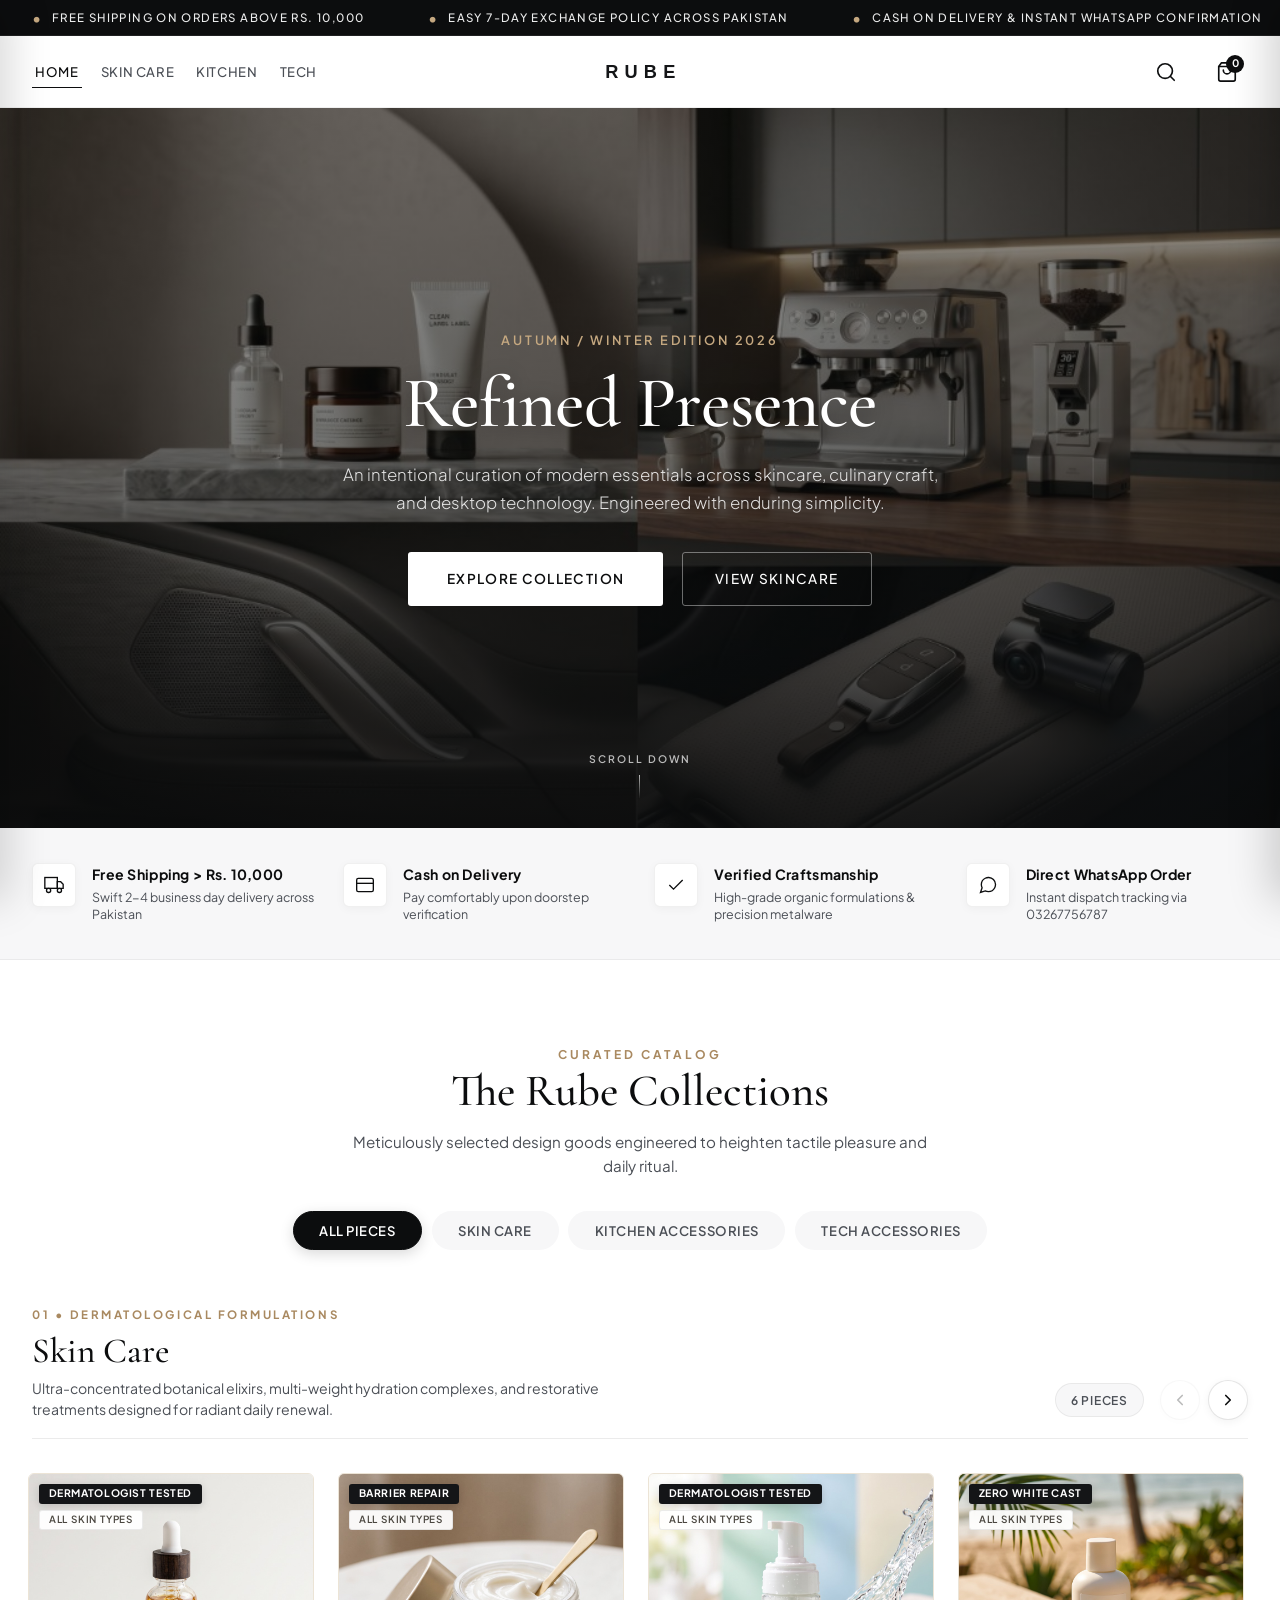
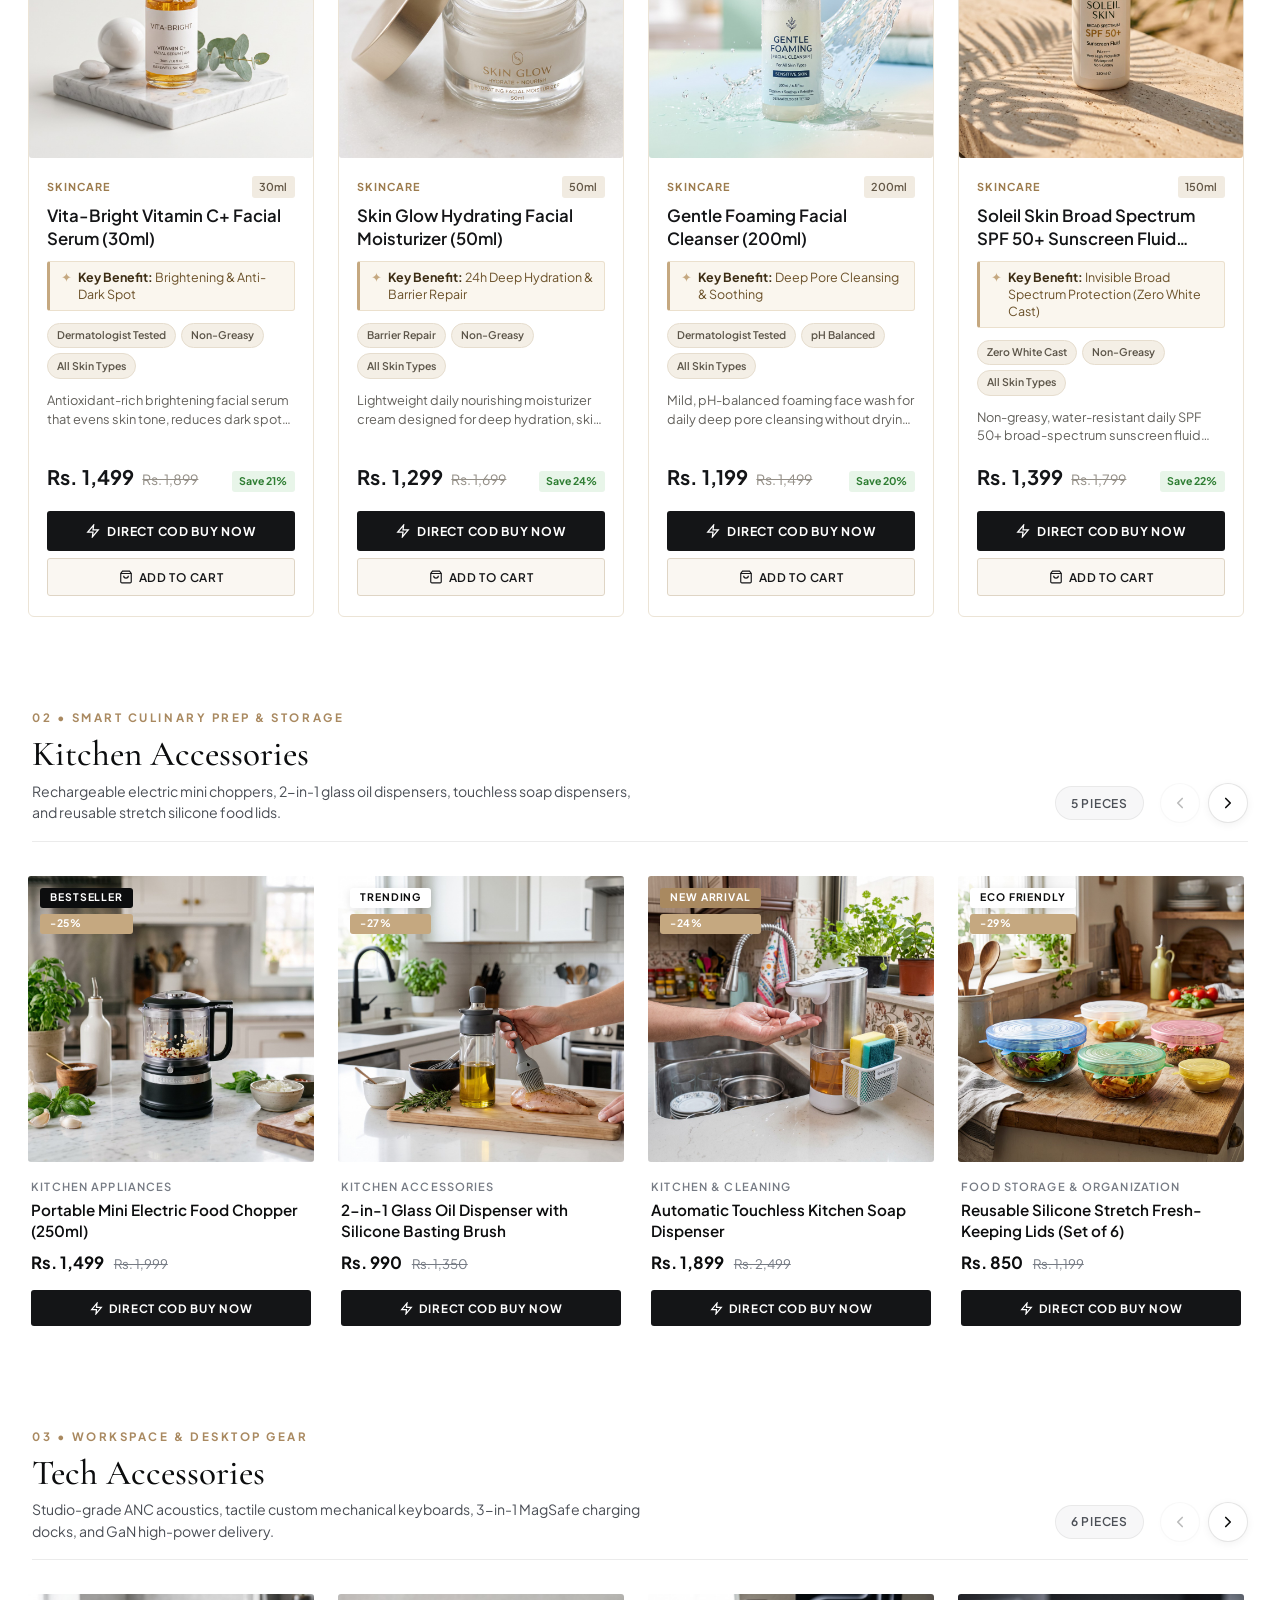
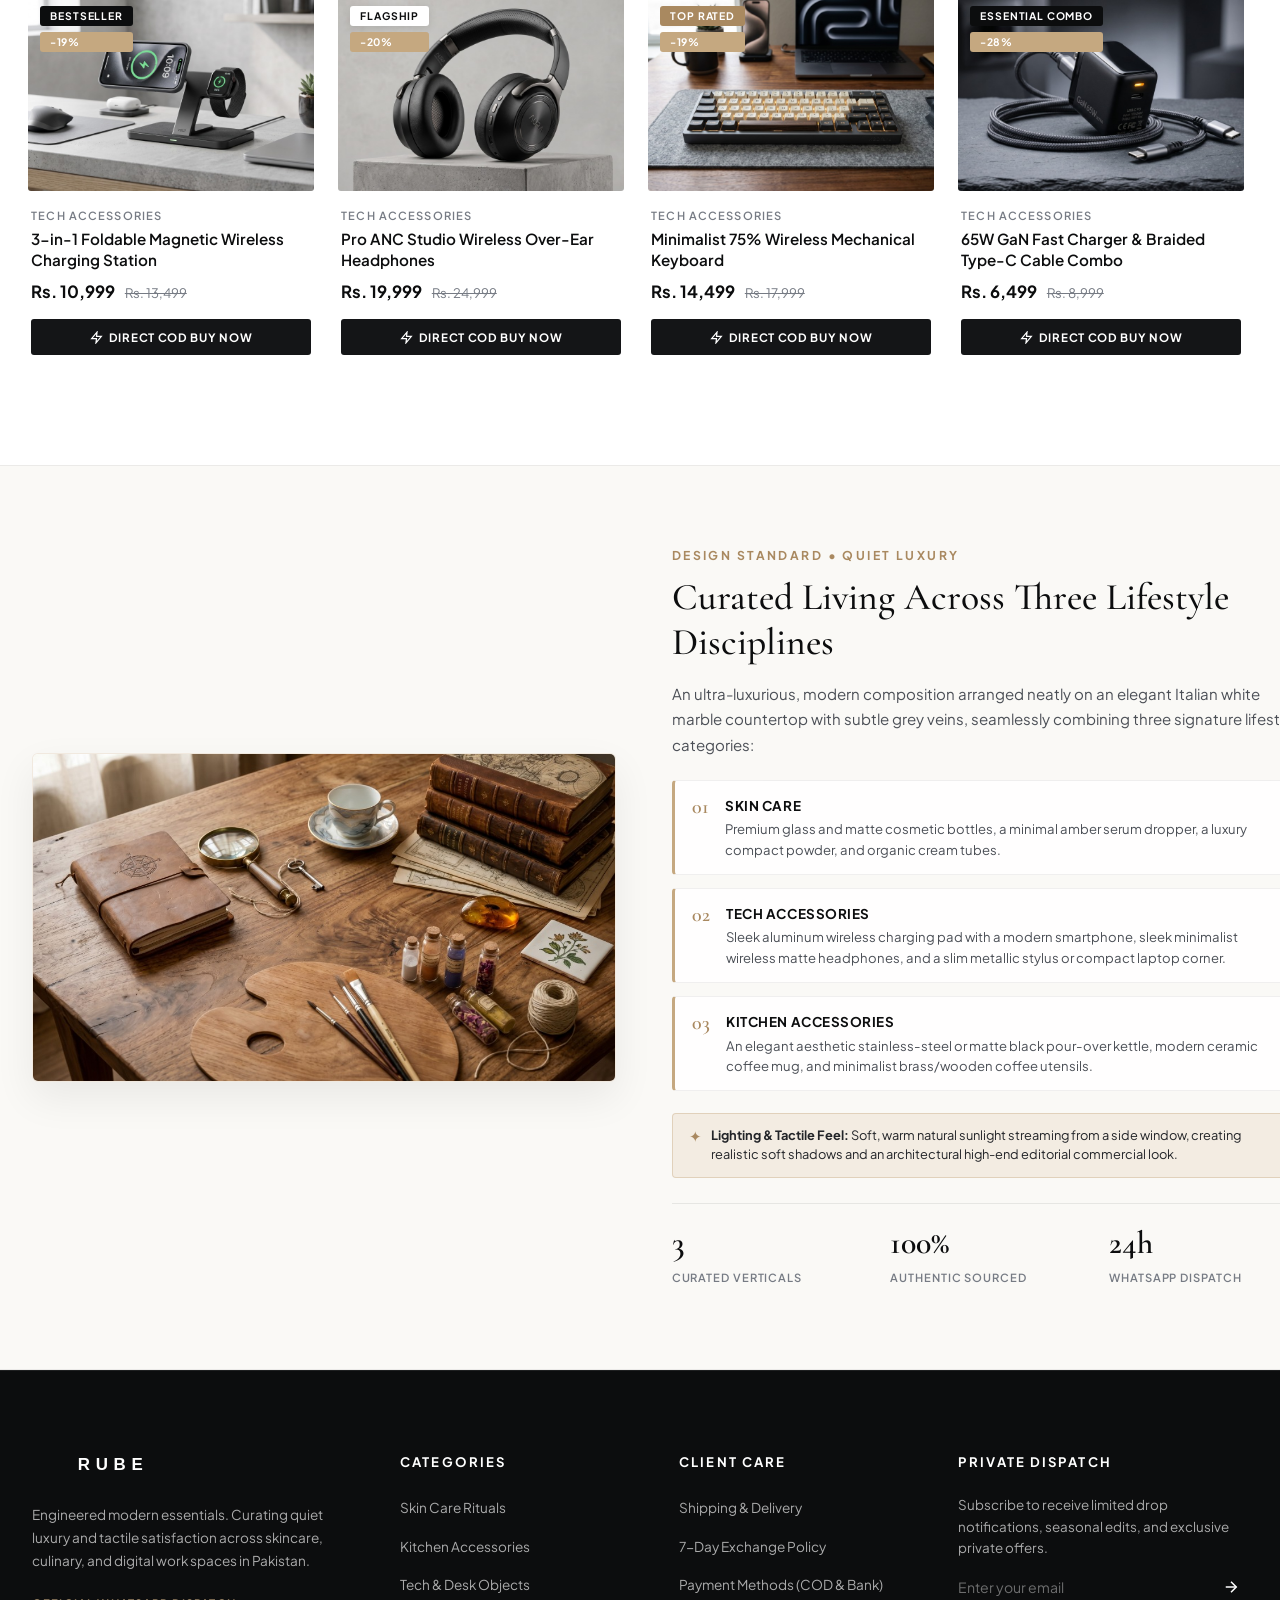
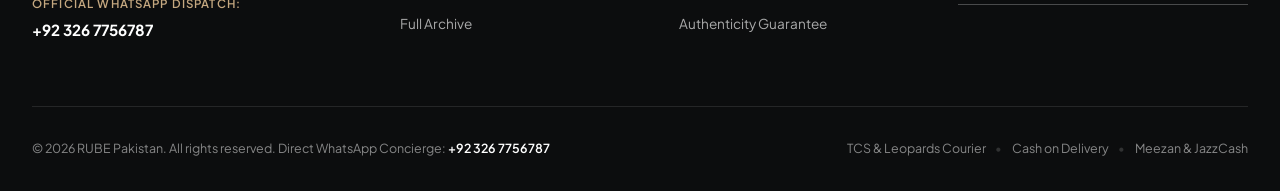
<file: index.html>
<!DOCTYPE html>
<html lang="en">
<head>
  <meta charset="UTF-8">
  <meta name="viewport" content="width=device-width, initial-scale=1.0">
  <meta http-equiv="X-UA-Compatible" content="ie=edge">
  <title>RUBE — Curated Modern Lifestyle Essentials | Pakistan</title>
  <meta name="description" content="Shop luxury curated essentials in Skin Care, Kitchen Accessories, and Tech Accessories at RUBE Pakistan. Cash on Delivery & Free shipping on orders above Rs. 10,000.">
  <meta name="keywords" content="Rube, Rube Pakistan, dnstore clone, luxury skincare, tech accessories, kitchen accessories, online shopping Pakistan, Cash on Delivery">
  
  <!-- OpenGraph / Social Meta -->
  <meta property="og:type" content="website">
  <meta property="og:title" content="RUBE — Curated Modern Lifestyle Essentials">
  <meta property="og:description" content="Refined presence for contemporary living. Discover Skin Care, Kitchen, and Tech Accessories with fast nationwide shipping across Pakistan.">
  <meta property="og:site_name" content="RUBE">
  
  <!-- Favicon SVG & PNG Assets -->
  <link rel="icon" type="image/svg+xml" href="images/favicon.svg">
  <link rel="alternate icon" type="image/png" href="images/favicon.png">
  <link rel="apple-touch-icon" href="images/favicon.png">

  <!-- Google Fonts: Cormorant Garamond (Editorial luxury serif) & Plus Jakarta Sans / Inter -->
  <link rel="preconnect" href="https://fonts.googleapis.com">
  <link rel="preconnect" href="https://fonts.gstatic.com" crossorigin>
  <link href="https://fonts.googleapis.com/css2?family=Cormorant+Garamond:ital,wght@0,400;0,500;0,600;0,700;1,400;1,600&family=Plus+Jakarta+Sans:wght@300;400;500;600;700&display=swap" rel="stylesheet">
  
  <!-- Main Stylesheet -->
  <link rel="stylesheet" href="style.css">
</head>
<body>

  <!-- Top Notice Ticker Bar -->
  <div class="announcement-bar" id="announcementBar">
    <div class="ticker-wrapper">
      <div class="ticker-track">
        <span class="ticker-item"><span class="ticker-dot">•</span> FREE SHIPPING ON ORDERS ABOVE RS. 10,000</span>
        <span class="ticker-item"><span class="ticker-dot">•</span> EASY 7-DAY EXCHANGE POLICY ACROSS PAKISTAN</span>
        <span class="ticker-item"><span class="ticker-dot">•</span> CASH ON DELIVERY & INSTANT WHATSAPP CONFIRMATION</span>
        <span class="ticker-item"><span class="ticker-dot">•</span> 100% AUTHENTIC QUALITY GUARANTEE</span>
        <!-- Duplicated for seamless loop -->
        <span class="ticker-item"><span class="ticker-dot">•</span> FREE SHIPPING ON ORDERS ABOVE RS. 10,000</span>
        <span class="ticker-item"><span class="ticker-dot">•</span> EASY 7-DAY EXCHANGE POLICY ACROSS PAKISTAN</span>
        <span class="ticker-item"><span class="ticker-dot">•</span> CASH ON DELIVERY & INSTANT WHATSAPP CONFIRMATION</span>
        <span class="ticker-item"><span class="ticker-dot">•</span> 100% AUTHENTIC QUALITY GUARANTEE</span>
      </div>
    </div>
  </div>

  <!-- Sticky Header -->
  <header class="site-header" id="siteHeader">
    <div class="header-container">
      
      <!-- Desktop Left Navigation -->
      <nav class="desktop-nav" aria-label="Main Navigation">
        <ul class="nav-links">
          <li><a href="#hero" class="nav-link active">Home</a></li>
          <li><a href="#collection" data-category="skin-care" class="nav-link category-link">Skin Care</a></li>
          <li><a href="#collection" data-category="kitchen-accessories" class="nav-link category-link">Kitchen</a></li>
          <li><a href="#collection" data-category="tech-accessories" class="nav-link category-link">Tech</a></li>
        </ul>
      </nav>

      <!-- Mobile Left Hamburger (Minimal 2-line) -->
      <button class="mobile-menu-btn" id="mobileMenuBtn" aria-label="Open Navigation Menu" aria-expanded="false" aria-controls="mobileDrawer">
        <span class="bar bar-1"></span>
        <span class="bar bar-2"></span>
      </button>

      <!-- Brand Logo Centered -->
      <div class="brand-logo-container">
        <a href="#hero" class="brand-logo" aria-label="RUBE Home">
          <picture>
            <source srcset="images/logo.svg" type="image/svg+xml">
            <img src="images/logo.png" alt="RUBE" class="brand-logo-img" width="160" height="32" loading="eager">
          </picture>
        </a>
      </div>

      <!-- Right Header Actions (Search & Cart Bag ONLY - NO Sign-up/Login) -->
      <div class="header-actions">
        <button class="header-action-btn search-toggle-btn" id="searchToggleBtn" aria-label="Search Catalog" title="Search">
          <svg class="header-icon" viewBox="0 0 24 24" fill="none" stroke="currentColor" stroke-width="1.8" stroke-linecap="round" stroke-linejoin="round">
            <circle cx="11" cy="11" r="8"></circle>
            <line x1="21" y1="21" x2="16.65" y2="16.65"></line>
          </svg>
        </button>

        <button class="header-action-btn cart-toggle-btn" id="cartToggleBtn" aria-label="Open Shopping Bag" title="Shopping Bag">
          <svg class="header-icon" viewBox="0 0 24 24" fill="none" stroke="currentColor" stroke-width="1.8" stroke-linecap="round" stroke-linejoin="round">
            <path d="M6 2L3 6v14a2 2 0 0 0 2 2h14a2 2 0 0 0 2-2V6l-3-4z"></path>
            <line x1="3" y1="6" x2="21" y2="6"></line>
            <path d="M16 10a4 4 0 0 1-8 0"></path>
          </svg>
          <span class="cart-badge" id="cartBadgeCount">0</span>
        </button>
      </div>

    </div>
  </header>

  <!-- Mobile Slide-In Navigation Drawer (From Left) -->
  <div class="mobile-drawer-backdrop" id="mobileDrawerBackdrop"></div>
  <aside class="mobile-drawer" id="mobileDrawer" aria-hidden="true">
    <div class="mobile-drawer-header">
      <a href="#hero" class="mobile-drawer-brand" aria-label="RUBE Home">
        <picture>
          <source srcset="images/logo.svg" type="image/svg+xml">
          <img src="images/logo.png" alt="RUBE" class="mobile-drawer-logo-img" width="120" height="24">
        </picture>
      </a>
      <button class="mobile-drawer-close" id="mobileDrawerClose" aria-label="Close Navigation">
        <svg viewBox="0 0 24 24" fill="none" stroke="currentColor" stroke-width="1.8" stroke-linecap="round" stroke-linejoin="round">
          <line x1="18" y1="6" x2="6" y2="18"></line>
          <line x1="6" y1="6" x2="18" y2="18"></line>
        </svg>
      </button>
    </div>

    <div class="mobile-drawer-body">
      <nav class="mobile-nav-list" aria-label="Mobile Directory">
        <a href="#hero" class="mobile-nav-link" data-close-drawer>Home</a>
        <a href="#collection" data-category="skin-care" class="mobile-nav-link" data-close-drawer>Skin Care</a>
        <a href="#collection" data-category="kitchen-accessories" class="mobile-nav-link" data-close-drawer>Kitchen Accessories</a>
        <a href="#collection" data-category="tech-accessories" class="mobile-nav-link" data-close-drawer>Tech Accessories</a>
      </nav>

      <div class="mobile-drawer-divider"></div>

      <div class="mobile-drawer-perks">
        <div class="perk-item">
          <svg viewBox="0 0 24 24" fill="none" stroke="currentColor" stroke-width="1.6"><rect x="1" y="3" width="15" height="13"></rect><polygon points="16 8 20 8 23 11 23 16 16 16 16 8"></polygon><circle cx="5.5" cy="18.5" r="2.5"></circle><circle cx="18.5" cy="18.5" r="2.5"></circle></svg>
          <span>Free delivery on orders over Rs. 10,000</span>
        </div>
        <div class="perk-item">
          <svg viewBox="0 0 24 24" fill="none" stroke="currentColor" stroke-width="1.6"><path d="M21 10c0 7-9 13-9 13s-9-6-9-13a9 9 0 0 1 18 0z"></path><circle cx="12" cy="10" r="3"></circle></svg>
          <span>Fast nationwide delivery across Pakistan</span>
        </div>
        <div class="perk-item">
          <svg viewBox="0 0 24 24" fill="none" stroke="currentColor" stroke-width="1.6"><rect x="2" y="4" width="20" height="16" rx="2"></rect><line x1="2" y1="10" x2="22" y2="10"></line></svg>
          <span>Cash on Delivery & Direct Bank / JazzCash</span>
        </div>
      </div>

      <div class="mobile-drawer-contact">
        <p class="drawer-support-label">Customer Assistance</p>
        <a href="https://wa.me/923267756787" target="_blank" rel="noopener noreferrer" class="drawer-whatsapp-btn">
          <svg viewBox="0 0 24 24" fill="currentColor">
            <path d="M12.04 2c-5.46 0-9.91 4.45-9.91 9.91 0 1.75.46 3.45 1.32 4.95L2.05 22l5.25-1.38c1.45.79 3.08 1.21 4.74 1.21 5.46 0 9.91-4.45 9.91-9.91 0-2.65-1.03-5.14-2.9-7.01A9.816 9.816 0 0 0 12.04 2m.01 1.67c2.2 0 4.26.86 5.82 2.42a8.225 8.225 0 0 1 2.41 5.83c0 4.54-3.7 8.24-8.24 8.24-1.42 0-2.82-.37-4.06-1.08l-.29-.17-3.12.82.83-3.04-.19-.3a8.132 8.132 0 0 1-1.26-4.46c0-4.54 3.7-8.24 8.24-8.24m4.52 11.66c-.19-.1-.1.14-.38-.28-.31-.47-1.78-.88-2.06-.98-.28-.1-.48-.14-.68.16-.2.29-.78.98-.95 1.18-.17.2-.35.22-.64.08-.29-.14-1.23-.45-2.35-1.45-.87-.77-1.46-1.73-1.63-2.02-.17-.29-.02-.45.13-.59.13-.13.29-.34.43-.51.14-.17.19-.29.29-.48.1-.19.05-.36-.02-.51-.08-.14-.68-1.64-.93-2.25-.24-.59-.49-.51-.68-.52h-.58c-.2 0-.52.07-.79.37-.28.29-1.05 1.03-1.05 2.51s1.08 2.92 1.23 3.12c.15.2 2.12 3.24 5.14 4.54.72.31 1.28.5 1.72.64.72.23 1.38.2 1.9.12.58-.09 1.78-.73 2.03-1.43.25-.7.25-1.31.18-1.43-.07-.12-.27-.19-.46-.29z"/>
          </svg>
          Chat with Us on WhatsApp
        </a>
      </div>
    </div>
  </aside>

  <!-- Search Modal Overlay -->
  <div class="search-modal" id="searchModal" aria-hidden="true">
    <div class="search-modal-backdrop" id="searchBackdrop"></div>
    <div class="search-modal-container">
      <div class="search-modal-header">
        <div class="search-input-wrapper">
          <svg class="search-modal-icon" viewBox="0 0 24 24" fill="none" stroke="currentColor" stroke-width="2">
            <circle cx="11" cy="11" r="8"></circle>
            <line x1="21" y1="21" x2="16.65" y2="16.65"></line>
          </svg>
          <input type="text" id="searchInput" placeholder="Search skincare, kitchen or tech essentials..." autocomplete="off">
          <button class="search-clear-btn" id="searchClearBtn" aria-label="Clear Search">&times;</button>
        </div>
        <button class="search-close-btn" id="searchCloseBtn" aria-label="Close Search">Esc</button>
      </div>

      <div class="search-suggestions" id="searchSuggestions">
        <span class="suggestions-label">Popular Searches:</span>
        <button class="suggestion-chip" data-search="vitamin c">Vitamin C</button>
        <button class="suggestion-chip" data-search="sunscreen">Sunscreen</button>
        <button class="suggestion-chip" data-search="charging station">Charging Station</button>
        <button class="suggestion-chip" data-search="headphones">ANC Headphones</button>
        <button class="suggestion-chip" data-search="keyboard">Mechanical Keyboard</button>
        <button class="suggestion-chip" data-search="gan charger">65W GaN Charger</button>
        <button class="suggestion-chip" data-search="chopper">Mini Chopper</button>
        <button class="suggestion-chip" data-search="oil dispenser">Oil Dispenser</button>
        <button class="suggestion-chip" data-search="soap dispenser">Soap Dispenser</button>
      </div>

      <div class="search-results-container" id="searchResultsContainer">
        <!-- Rendered dynamically -->
      </div>
    </div>
  </div>

  <main id="mainContent">

    <!-- HERO SECTION (Dual Responsive: 16:9 Landscape Laptop vs 9:16 Portrait Mobile) -->
    <section class="hero-section" id="hero">
      <div class="hero-media-wrapper">
        <!-- Picture tag serving landscape 16:9 on desktop, portrait 9:16 on mobile -->
        <picture>
          <source media="(min-width: 1024px)" srcset="images/hero-grid.jpg">
          <source media="(max-width: 1023px)" srcset="images/hero-grid.jpg">
          <img src="images/hero-grid.jpg" alt="Rube Curated Lifestyle Archive" class="hero-media-img" loading="eager">
        </picture>
        <div class="hero-overlay"></div>
      </div>

      <div class="hero-content">
        <span class="hero-eyebrow">Autumn / Winter Edition 2026</span>
        <h1 class="hero-title">Refined Presence</h1>
        <p class="hero-subtitle">An intentional curation of modern essentials across skincare, culinary craft, and desktop technology. Engineered with enduring simplicity.</p>
        <div class="hero-cta-group">
          <a href="#collection" class="btn-hero-primary" id="exploreCollectionBtn">Explore Collection</a>
          <a href="#collection" data-category="skin-care" class="btn-hero-secondary">View Skincare</a>
        </div>
      </div>

      <div class="hero-scroll-indicator">
        <span class="scroll-text">Scroll Down</span>
        <div class="scroll-line"></div>
      </div>
    </section>

    <!-- Value Proposition Banner (Express Shipping, COD, Direct WhatsApp) -->
    <section class="features-bar">
      <div class="features-container">
        <div class="feature-card">
          <div class="feature-icon-wrap">
            <svg viewBox="0 0 24 24" fill="none" stroke="currentColor" stroke-width="1.6"><rect x="1" y="3" width="15" height="13"></rect><polygon points="16 8 20 8 23 11 23 16 16 16 16 8"></polygon><circle cx="5.5" cy="18.5" r="2.5"></circle><circle cx="18.5" cy="18.5" r="2.5"></circle></svg>
          </div>
          <div class="feature-text">
            <h4>Free Shipping > Rs. 10,000</h4>
            <p>Swift 2-4 business day delivery across Pakistan</p>
          </div>
        </div>

        <div class="feature-card">
          <div class="feature-icon-wrap">
            <svg viewBox="0 0 24 24" fill="none" stroke="currentColor" stroke-width="1.6"><rect x="2" y="4" width="20" height="16" rx="2"></rect><line x1="2" y1="10" x2="22" y2="10"></line></svg>
          </div>
          <div class="feature-text">
            <h4>Cash on Delivery</h4>
            <p>Pay comfortably upon doorstep verification</p>
          </div>
        </div>

        <div class="feature-card">
          <div class="feature-icon-wrap">
            <svg viewBox="0 0 24 24" fill="none" stroke="currentColor" stroke-width="1.6"><polyline points="20 6 9 17 4 12"></polyline></svg>
          </div>
          <div class="feature-text">
            <h4>Verified Craftsmanship</h4>
            <p>High-grade organic formulations & precision metalware</p>
          </div>
        </div>

        <div class="feature-card">
          <div class="feature-icon-wrap">
            <svg viewBox="0 0 24 24" fill="none" stroke="currentColor" stroke-width="1.6"><path d="M21 11.5a8.38 8.38 0 0 1-.9 3.8 8.5 8.5 0 0 1-7.6 4.7 8.38 8.38 0 0 1-3.8-.9L3 21l1.9-5.7a8.38 8.38 0 0 1-.9-3.8 8.5 8.5 0 0 1 4.7-7.6 8.38 8.38 0 0 1 3.8-.9h.5a8.48 8.48 0 0 1 8 8v.5z"></path></svg>
          </div>
          <div class="feature-text">
            <h4>Direct WhatsApp Order</h4>
            <p>Instant dispatch tracking via 03267756787</p>
          </div>
        </div>
      </div>
    </section>

    <!-- CORE COLLECTION SECTION -->
    <section class="collection-section" id="collection">
      <div class="collection-header-wrapper">
        <div class="section-title-block">
          <span class="section-tagline">Curated Catalog</span>
          <h2 class="section-title">The Rube Collections</h2>
          <p class="section-description">Meticulously selected design goods engineered to heighten tactile pleasure and daily ritual.</p>
        </div>

        <!-- Filter Category Tabs -->
        <div class="category-filters" role="tablist" aria-label="Product Categories">
          <button class="filter-tab active" data-filter="all" role="tab" aria-selected="true">All Pieces</button>
          <button class="filter-tab" data-filter="skin-care" role="tab" aria-selected="false">Skin Care</button>
          <button class="filter-tab" data-filter="kitchen-accessories" role="tab" aria-selected="false">Kitchen Accessories</button>
          <button class="filter-tab" data-filter="tech-accessories" role="tab" aria-selected="false">Tech Accessories</button>
        </div>
      </div>

      <!-- PRODUCT SLIDER WRAPPER (Horizontal Slider with Left/Right Buttons) -->
      <div class="product-slider-wrapper">
        <button class="slider-nav-btn prev-btn" id="sliderPrevBtn" aria-label="Previous products" title="Scroll Left" disabled>
          <svg viewBox="0 0 24 24" fill="none" stroke="currentColor" stroke-width="2.2" stroke-linecap="round" stroke-linejoin="round">
            <polyline points="15 18 9 12 15 6"></polyline>
          </svg>
        </button>

        <div class="product-grid" id="productGrid" aria-live="polite">
          <!-- Rendered via JavaScript -->
        </div>

        <button class="slider-nav-btn next-btn" id="sliderNextBtn" aria-label="Next products" title="Scroll Right">
          <svg viewBox="0 0 24 24" fill="none" stroke="currentColor" stroke-width="2.2" stroke-linecap="round" stroke-linejoin="round">
            <polyline points="9 18 15 12 9 6"></polyline>
          </svg>
        </button>
      </div>
    </section>

    <!-- Brand Story & Philosophy Section (Above Footer) -->
    <section class="editorial-banner" id="editorialBanner">
      <div class="editorial-container">
        
        <!-- Left Side: Curated Lifestyle Photograph (16:9 Aspect Ratio) -->
        <div class="editorial-image-column">
          <img src="images/footer-editorial-banner.jpg" alt="RUBE Quiet Luxury Curated Essentials - Skin Care, Tech & Kitchen Accessories" loading="lazy" class="editorial-img" width="1024" height="576">
        </div>

        <!-- Right Side: Lifestyle Categories & Design Ethos -->
        <div class="editorial-content-column">
          <span class="editorial-eyebrow">Design Standard • Quiet Luxury</span>
          <h3 class="editorial-heading">Curated Living Across Three Lifestyle Disciplines</h3>
          <p class="editorial-lead">
            An ultra-luxurious, modern composition arranged neatly on an elegant Italian white marble countertop with subtle grey veins, seamlessly combining three signature lifestyle categories:
          </p>

          <div class="editorial-categories-list">
            <div class="editorial-cat-item">
              <span class="cat-item-num">01</span>
              <div class="cat-item-info">
                <h4 class="cat-item-title">Skin Care</h4>
                <p class="cat-item-desc">Premium glass and matte cosmetic bottles, a minimal amber serum dropper, a luxury compact powder, and organic cream tubes.</p>
              </div>
            </div>

            <div class="editorial-cat-item">
              <span class="cat-item-num">02</span>
              <div class="cat-item-info">
                <h4 class="cat-item-title">Tech Accessories</h4>
                <p class="cat-item-desc">Sleek aluminum wireless charging pad with a modern smartphone, sleek minimalist wireless matte headphones, and a slim metallic stylus or compact laptop corner.</p>
              </div>
            </div>

            <div class="editorial-cat-item">
              <span class="cat-item-num">03</span>
              <div class="cat-item-info">
                <h4 class="cat-item-title">Kitchen Accessories</h4>
                <p class="cat-item-desc">An elegant aesthetic stainless-steel or matte black pour-over kettle, modern ceramic coffee mug, and minimalist brass/wooden coffee utensils.</p>
              </div>
            </div>
          </div>

          <div class="editorial-lighting-badge">
            <span class="lighting-icon">✦</span>
            <span><strong>Lighting & Tactile Feel:</strong> Soft, warm natural sunlight streaming from a side window, creating realistic soft shadows and an architectural high-end editorial commercial look.</span>
          </div>

          <div class="editorial-metrics">
            <div class="metric">
              <span class="metric-num">3</span>
              <span class="metric-label">Curated Verticals</span>
            </div>
            <div class="metric">
              <span class="metric-num">100%</span>
              <span class="metric-label">Authentic Sourced</span>
            </div>
            <div class="metric">
              <span class="metric-num">24h</span>
              <span class="metric-label">WhatsApp Dispatch</span>
            </div>
          </div>
        </div>

      </div>
    </section>

  </main>

  <!-- Cart Slide-Over Drawer (Right Side) -->
  <div class="cart-drawer-backdrop" id="cartDrawerBackdrop"></div>
  <aside class="cart-drawer" id="cartDrawer" aria-hidden="true" role="dialog" aria-label="Shopping Cart">
    
    <!-- Drawer Header -->
    <div class="cart-drawer-header">
      <div class="cart-title-wrap">
        <h3 class="cart-title">Your Bag</h3>
        <span class="cart-counter-pill" id="cartCounterPill">0 items</span>
      </div>
      <button class="cart-close-btn" id="cartCloseBtn" aria-label="Close Shopping Bag">
        <svg viewBox="0 0 24 24" fill="none" stroke="currentColor" stroke-width="1.8" stroke-linecap="round" stroke-linejoin="round">
          <line x1="18" y1="6" x2="6" y2="18"></line>
          <line x1="6" y1="6" x2="18" y2="18"></line>
        </svg>
      </button>
    </div>

    <!-- Free Shipping Indicator Bar -->
    <div class="free-shipping-progress" id="freeShippingBanner">
      <div class="progress-message" id="shippingProgressText">Add Rs. 10,000 for FREE shipping across Pakistan</div>
      <div class="progress-bar-track">
        <div class="progress-bar-fill" id="shippingProgressBar"></div>
      </div>
    </div>

    <!-- Cart Body / Items Container -->
    <div class="cart-drawer-body" id="cartDrawerBody">
      <!-- Items dynamically populated -->
      <div class="empty-cart-view" id="emptyCartView">
        <svg class="empty-cart-icon" viewBox="0 0 24 24" fill="none" stroke="currentColor" stroke-width="1.5">
          <path d="M6 2L3 6v14a2 2 0 0 0 2 2h14a2 2 0 0 0 2-2V6l-3-4z"></path>
          <line x1="3" y1="6" x2="21" y2="6"></line>
          <path d="M16 10a4 4 0 0 1-8 0"></path>
        </svg>
        <p class="empty-title">Your bag is empty</p>
        <p class="empty-subtitle">Discover our hand-selected modern lifestyle essentials.</p>
        <button class="btn-shop-now" id="emptyShopNowBtn">Explore Collection</button>
      </div>
      <div class="cart-items-list" id="cartItemsList"></div>
    </div>

    <!-- Cart Footer & Checkout Button -->
    <div class="cart-drawer-footer" id="cartDrawerFooter">
      <div class="cart-cost-summary">
        <div class="cost-row">
          <span>Subtotal</span>
          <span class="cost-val" id="cartSubtotalVal">Rs. 0</span>
        </div>
        <div class="cost-row">
          <span>Shipping</span>
          <span class="cost-val" id="cartShippingVal">Calculated next</span>
        </div>
        <div class="cost-divider"></div>
        <div class="cost-row total-row">
          <span>Estimated Total</span>
          <span class="cost-val total-val" id="cartGrandTotalVal">Rs. 0</span>
        </div>
      </div>

      <div class="cart-action-buttons">
        <button class="btn-proceed-checkout" id="proceedCheckoutBtn">
          <span>Proceed to Checkout</span>
          <svg viewBox="0 0 24 24" fill="none" stroke="currentColor" stroke-width="2"><line x1="5" y1="12" x2="19" y2="12"></line><polyline points="12 5 19 12 12 19"></polyline></svg>
        </button>
      </div>

      <div class="cart-trust-badges">
        <span>🔒 256-Bit SSL Encrypted</span>
        <span>•</span>
        <span>🇵🇰 Cash on Delivery Available</span>
      </div>
    </div>
  </aside>

  <!-- ANTI-FRAUD CHECKOUT MODAL -->
  <div class="checkout-modal-backdrop" id="checkoutModalBackdrop"></div>
  <div class="checkout-modal" id="checkoutModal" role="dialog" aria-modal="true" aria-labelledby="checkoutModalTitle" aria-hidden="true">
    <div class="checkout-modal-header">
      <div class="checkout-header-info">
        <span class="checkout-step-badge">Anti-Fraud Verified</span>
        <h3 id="checkoutModalTitle">Complete Your Order</h3>
      </div>
      <button class="checkout-close-btn" id="checkoutCloseBtn" aria-label="Close Checkout">&times;</button>
    </div>

    <div class="checkout-modal-body">
      
      <!-- Order Mini Summary -->
      <div class="checkout-order-summary">
        <div class="checkout-summary-header">
          <span>Order Overview (<span id="checkoutItemCount">0</span> items)</span>
          <span class="checkout-summary-total" id="checkoutSummaryTotal">Rs. 0</span>
        </div>
        <div class="checkout-items-preview" id="checkoutItemsPreview"></div>
      </div>

      <!-- Checkout Form -->
      <form id="checkoutForm" novalidate autocomplete="on">
        
        <!-- Anti-Spam Hidden Honeypot Field (Silently catches bots) -->
        <div class="hp-security-check" aria-hidden="true">
          <label for="user_company_tax_id">Do not fill this field if you are human</label>
          <input type="text" name="user_company_tax_id" id="user_company_tax_id" tabindex="-1" autocomplete="off">
        </div>

        <div class="form-section-title">1. Contact & Customer Information</div>

        <div class="form-group">
          <label for="customerName" class="form-label">Full Name <span class="req">*</span></label>
          <input type="text" id="customerName" class="form-input" placeholder="e.g. Asad Khan" required minlength="3">
          <span class="input-error" id="nameError">Please enter your full legal name.</span>
        </div>

        <div class="form-row-2">
          <div class="form-group">
            <label for="customerPhone" class="form-label">Pakistani Mobile Number <span class="req">*</span></label>
            <div class="phone-input-wrapper">
              <span class="country-code-pill">🇵🇰 +92</span>
              <input type="tel" id="customerPhone" class="form-input phone-input" placeholder="03267756787" required maxlength="11" pattern="^03[0-9]{9}$">
            </div>
            <span class="input-hint">Must be 11 digits starting with 03 (e.g. 03267756787)</span>
            <span class="input-error" id="phoneError">Valid Pakistani number required (03XXXXXXXXX).</span>
          </div>

          <div class="form-group">
            <label for="customerEmail" class="form-label">Email Address <span class="req">*</span></label>
            <input type="email" id="customerEmail" class="form-input" placeholder="asad@example.com" required>
            <span class="input-error" id="emailError">Please enter a valid email address.</span>
          </div>
        </div>

        <div class="form-section-title">2. Nationwide Shipping Destination</div>

        <div class="form-row-2">
          <div class="form-group">
            <label for="shippingCity" class="form-label">City <span class="req">*</span></label>
            <select id="shippingCity" class="form-select" required>
              <option value="" disabled selected>Select Delivery City</option>
              <option value="Karachi">Karachi</option>
              <option value="Lahore">Lahore</option>
              <option value="Islamabad">Islamabad</option>
              <option value="Rawalpindi">Rawalpindi</option>
              <option value="Faisalabad">Faisalabad</option>
              <option value="Multan">Multan</option>
              <option value="Peshawar">Peshawar</option>
              <option value="Quetta">Quetta</option>
              <option value="Sialkot">Sialkot</option>
              <option value="Gujranwala">Gujranwala</option>
              <option value="Hyderabad">Hyderabad</option>
              <option value="Abbottabad">Abbottabad</option>
              <option value="Bahawalpur">Bahawalpur</option>
              <option value="Sargodha">Sargodha</option>
              <option value="Other City">Other City (Pakistan)</option>
            </select>
            <span class="input-error" id="cityError">Please select your delivery city.</span>
          </div>

          <div class="form-group">
            <label for="shippingPostal" class="form-label">Postal / Zip Code (Optional)</label>
            <input type="text" id="shippingPostal" class="form-input" placeholder="e.g. 44000">
          </div>
        </div>

        <div class="form-group">
          <label for="shippingAddress" class="form-label">Complete Street Address & Landmark <span class="req">*</span></label>
          <textarea id="shippingAddress" class="form-textarea" rows="2" placeholder="House / Flat No., Street, Sector / Area, Landmark" required minlength="10"></textarea>
          <span class="input-error" id="addressError">Please provide your complete delivery address for courier dispatch.</span>
        </div>

        <div class="form-group">
          <label for="orderNotes" class="form-label">Special Delivery Instructions (Optional)</label>
          <input type="text" id="orderNotes" class="form-input" placeholder="e.g. Please call before arriving or deliver between 2-6 PM">
        </div>

        <div class="form-section-title">3. Payment Selection</div>

        <!-- Payment Method Options -->
        <div class="payment-options-grid">
          
          <!-- COD -->
          <label class="payment-option-card active" id="codOptionCard">
            <input type="radio" name="paymentMethod" value="COD" checked class="payment-radio">
            <div class="payment-card-content">
              <div class="payment-card-header">
                <span class="payment-name">Cash on Delivery (COD)</span>
                <span class="payment-badge">Standard</span>
              </div>
              <p class="payment-desc">Pay cash when courier delivers parcel to your doorstep anywhere in Pakistan.</p>
            </div>
          </label>

          <!-- Direct Bank / Online Payment -->
          <label class="payment-option-card" id="bankOptionCard">
            <input type="radio" name="paymentMethod" value="BANK_TRANSFER" class="payment-radio">
            <div class="payment-card-content">
              <div class="payment-card-header">
                <span class="payment-name">Direct Bank / Online Payment</span>
                <span class="payment-badge">Instant</span>
              </div>
              <p class="payment-desc">Transfer via Meezan Bank or JazzCash with zero extra processing fee.</p>
            </div>
          </label>

        </div>

        <!-- Copyable Bank Details Box (Shown when Bank selected) -->
        <div class="bank-details-panel" id="bankDetailsPanel">
          <div class="bank-panel-alert">
            <svg viewBox="0 0 24 24" fill="none" stroke="currentColor" stroke-width="2"><circle cx="12" cy="12" r="10"></circle><line x1="12" y1="8" x2="12" y2="12"></line><line x1="12" y1="16" x2="12.01" y2="16"></line></svg>
            <span>Please transfer the exact amount and share the transaction screenshot on WhatsApp.</span>
          </div>

          <!-- Meezan Bank Detail Box -->
          <div class="bank-account-box">
            <div class="bank-box-title">
              <strong>Meezan Bank</strong> (Meezan Digital Centre)
            </div>
            
            <div class="bank-field-row">
              <span class="bank-field-label">Account Title:</span>
              <span class="bank-field-val">MUHAMMAD RIZWAN ZAHID</span>
            </div>

            <div class="bank-field-row">
              <span class="bank-field-label">Account Number:</span>
              <div class="copy-field-wrap">
                <code class="bank-field-val">00300116296954</code>
                <button type="button" class="btn-copy" data-copy="00300116296954" title="Copy Account Number">
                  <svg viewBox="0 0 24 24" fill="none" stroke="currentColor" stroke-width="1.8"><rect x="9" y="9" width="13" height="13" rx="2" ry="2"></rect><path d="M5 15H4a2 2 0 0 1-2-2V4a2 2 0 0 1 2-2h9a2 2 0 0 1 2 2v1"></path></svg>
                  <span>Copy</span>
                </button>
              </div>
            </div>

            <div class="bank-field-row">
              <span class="bank-field-label">IBAN:</span>
              <div class="copy-field-wrap">
                <code class="bank-field-val">PK24MEZN0000300116296954</code>
                <button type="button" class="btn-copy" data-copy="PK24MEZN0000300116296954" title="Copy IBAN">
                  <svg viewBox="0 0 24 24" fill="none" stroke="currentColor" stroke-width="1.8"><rect x="9" y="9" width="13" height="13" rx="2" ry="2"></rect><path d="M5 15H4a2 2 0 0 1-2-2V4a2 2 0 0 1 2-2h9a2 2 0 0 1 2 2v1"></path></svg>
                  <span>Copy</span>
                </button>
              </div>
            </div>
          </div>

          <!-- JazzCash Detail Box -->
          <div class="bank-account-box jazzcash-box">
            <div class="bank-box-title">
              <strong>JazzCash Account</strong>
            </div>

            <div class="bank-field-row">
              <span class="bank-field-label">Account Title:</span>
              <span class="bank-field-val">MUHAMMAD RIZWAN ZAHID</span>
            </div>

            <div class="bank-field-row">
              <span class="bank-field-label">JazzCash Mobile:</span>
              <div class="copy-field-wrap">
                <code class="bank-field-val">03267756787</code>
                <button type="button" class="btn-copy" data-copy="03267756787" title="Copy JazzCash Mobile">
                  <svg viewBox="0 0 24 24" fill="none" stroke="currentColor" stroke-width="1.8"><rect x="9" y="9" width="13" height="13" rx="2" ry="2"></rect><path d="M5 15H4a2 2 0 0 1-2-2V4a2 2 0 0 1 2-2h9a2 2 0 0 1 2 2v1"></path></svg>
                  <span>Copy</span>
                </button>
              </div>
            </div>

            <div class="bank-field-row">
              <span class="bank-field-label">JazzCash IBAN:</span>
              <div class="copy-field-wrap">
                <code class="bank-field-val">PK93JCMA0308923267756787</code>
                <button type="button" class="btn-copy" data-copy="PK93JCMA0308923267756787" title="Copy JazzCash IBAN">
                  <svg viewBox="0 0 24 24" fill="none" stroke="currentColor" stroke-width="1.8"><rect x="9" y="9" width="13" height="13" rx="2" ry="2"></rect><path d="M5 15H4a2 2 0 0 1-2-2V4a2 2 0 0 1 2-2h9a2 2 0 0 1 2 2v1"></path></svg>
                  <span>Copy</span>
                </button>
              </div>
            </div>
          </div>

        </div>

        <!-- Checkout Pricing Summary -->
        <div class="checkout-final-summary">
          <div class="summary-line">
            <span>Items Subtotal:</span>
            <span id="checkoutSubtotal">Rs. 0</span>
          </div>
          <div class="summary-line">
            <span>Courier Shipping (Nationwide):</span>
            <span id="checkoutShipping">Free</span>
          </div>
          <div class="summary-line grand-total-line">
            <span>Net Payable (PKR):</span>
            <span class="checkout-grand-total" id="checkoutGrandTotal">Rs. 0</span>
          </div>
        </div>

        <!-- Submit & WhatsApp Dispatch Action -->
        <div class="checkout-submit-area">
          <button type="submit" class="btn-confirm-order" id="confirmOrderBtn">
            <svg class="wa-btn-icon" viewBox="0 0 24 24" fill="currentColor">
              <path d="M12.04 2c-5.46 0-9.91 4.45-9.91 9.91 0 1.75.46 3.45 1.32 4.95L2.05 22l5.25-1.38c1.45.79 3.08 1.21 4.74 1.21 5.46 0 9.91-4.45 9.91-9.91 0-2.65-1.03-5.14-2.9-7.01A9.816 9.816 0 0 0 12.04 2m.01 1.67c2.2 0 4.26.86 5.82 2.42a8.225 8.225 0 0 1 2.41 5.83c0 4.54-3.7 8.24-8.24 8.24-1.42 0-2.82-.37-4.06-1.08l-.29-.17-3.12.82.83-3.04-.19-.3a8.132 8.132 0 0 1-1.26-4.46c0-4.54 3.7-8.24 8.24-8.24m4.52 11.66c-.19-.1-.1.14-.38-.28-.31-.47-1.78-.88-2.06-.98-.28-.1-.48-.14-.68.16-.2.29-.78.98-.95 1.18-.17.2-.35.22-.64.08-.29-.14-1.23-.45-2.35-1.45-.87-.77-1.46-1.73-1.63-2.02-.17-.29-.02-.45.13-.59.13-.13.29-.34.43-.51.14-.17.19-.29.29-.48.1-.19.05-.36-.02-.51-.08-.14-.68-1.64-.93-2.25-.24-.59-.49-.51-.68-.52h-.58c-.2 0-.52.07-.79.37-.28.29-1.05 1.03-1.05 2.51s1.08 2.92 1.23 3.12c.15.2 2.12 3.24 5.14 4.54.72.31 1.28.5 1.72.64.72.23 1.38.2 1.9.12.58-.09 1.78-.73 2.03-1.43.25-.7.25-1.31.18-1.43-.07-.12-.27-.19-.46-.29z"/>
            </svg>
            <span>Confirm Order & Dispatch via WhatsApp</span>
          </button>
          <p class="checkout-guarantee-note">
            By confirming, your order is secured and instantly sent to our official dispatch line at <strong>+92 326 7756787</strong>.
          </p>
        </div>

      </form>
    </div>
  </div>

  <!-- ORDER SUCCESS MODAL -->
  <div class="success-modal-backdrop" id="successModalBackdrop"></div>
  <div class="success-modal" id="successModal" role="dialog" aria-modal="true" aria-hidden="true">
    <div class="success-modal-content">
      <div class="success-icon-badge">
        <svg viewBox="0 0 24 24" fill="none" stroke="currentColor" stroke-width="2.5">
          <polyline points="20 6 9 17 4 12"></polyline>
        </svg>
      </div>

      <span class="success-eyebrow">Order Placed Successfully</span>
      <h3 class="success-title">Thank You for Your Order</h3>
      <p class="success-subtitle">Order Reference: <strong id="successOrderRef">#RUB-0000</strong></p>

      <div class="success-details-card" id="successDetailsCard">
        <!-- Rendered dynamically -->
      </div>

      <div class="success-actions">
        <a href="#" id="reopenWhatsAppLink" target="_blank" rel="noopener noreferrer" class="btn-wa-success">
          <svg viewBox="0 0 24 24" fill="currentColor">
            <path d="M12.04 2c-5.46 0-9.91 4.45-9.91 9.91 0 1.75.46 3.45 1.32 4.95L2.05 22l5.25-1.38c1.45.79 3.08 1.21 4.74 1.21 5.46 0 9.91-4.45 9.91-9.91 0-2.65-1.03-5.14-2.9-7.01A9.816 9.816 0 0 0 12.04 2m.01 1.67c2.2 0 4.26.86 5.82 2.42a8.225 8.225 0 0 1 2.41 5.83c0 4.54-3.7 8.24-8.24 8.24-1.42 0-2.82-.37-4.06-1.08l-.29-.17-3.12.82.83-3.04-.19-.3a8.132 8.132 0 0 1-1.26-4.46c0-4.54 3.7-8.24 8.24-8.24m4.52 11.66c-.19-.1-.1.14-.38-.28-.31-.47-1.78-.88-2.06-.98-.28-.1-.48-.14-.68.16-.2.29-.78.98-.95 1.18-.17.2-.35.22-.64.08-.29-.14-1.23-.45-2.35-1.45-.87-.77-1.46-1.73-1.63-2.02-.17-.29-.02-.45.13-.59.13-.13.29-.34.43-.51.14-.17.19-.29.29-.48.1-.19.05-.36-.02-.51-.08-.14-.68-1.64-.93-2.25-.24-.59-.49-.51-.68-.52h-.58c-.2 0-.52.07-.79.37-.28.29-1.05 1.03-1.05 2.51s1.08 2.92 1.23 3.12c.15.2 2.12 3.24 5.14 4.54.72.31 1.28.5 1.72.64.72.23 1.38.2 1.9.12.58-.09 1.78-.73 2.03-1.43.25-.7.25-1.31.18-1.43-.07-.12-.27-.19-.46-.29z"/>
          </svg>
          Open in WhatsApp (03267756787)
        </a>
        <button type="button" class="btn-continue-shopping" id="continueShoppingBtn">Continue Browsing RUBE</button>
      </div>
    </div>
  </div>

  <!-- QUICK VIEW PRODUCT MODAL -->
  <div class="product-modal-backdrop" id="productModalBackdrop"></div>
  <div class="product-modal" id="productModal" role="dialog" aria-modal="true" aria-hidden="true">
    <button class="product-modal-close" id="productModalClose" aria-label="Close product view">&times;</button>
    <div class="product-modal-content" id="productModalContent">
      <!-- Rendered dynamically -->
    </div>
  </div>

  <!-- TOAST NOTIFICATION CONTAINER -->
  <div class="toast-container" id="toastContainer" aria-live="assertive"></div>

  <!-- FOOTER (Dual Responsive: 4-Col Desktop vs Accordion Mobile) -->
  <footer class="site-footer">
    <div class="footer-container">
      
      <!-- DESKTOP FOOTER (4-Column Layout for >= 1024px) -->
      <div class="desktop-footer-grid">
        
        <!-- Column 1: Brand & Ethos -->
        <div class="footer-col brand-col">
          <a href="#hero" class="footer-brand-logo" aria-label="RUBE Home">
            <picture>
              <source srcset="images/logo-white.svg" type="image/svg+xml">
              <img src="images/logo-white.png" alt="RUBE" class="footer-logo-img" width="140" height="28" loading="lazy">
            </picture>
          </a>
          <p class="footer-brand-bio">
            Engineered modern essentials. Curating quiet luxury and tactile satisfaction across skincare, culinary, and digital work spaces in Pakistan.
          </p>
          <div class="footer-contact-snippet">
            <span class="snippet-label">Official WhatsApp Dispatch:</span>
            <a href="https://wa.me/923267756787" target="_blank" rel="noopener noreferrer" class="snippet-wa">
              +92 326 7756787
            </a>
          </div>
        </div>

        <!-- Column 2: Categories -->
        <div class="footer-col">
          <h4 class="footer-heading">Categories</h4>
          <ul class="footer-links">
            <li><a href="#collection" data-category="skin-care" class="footer-link">Skin Care Rituals</a></li>
            <li><a href="#collection" data-category="kitchen-accessories" class="footer-link">Kitchen Accessories</a></li>
            <li><a href="#collection" data-category="tech-accessories" class="footer-link">Tech & Desk Objects</a></li>
            <li><a href="#collection" data-category="all" class="footer-link">Full Archive</a></li>
          </ul>
        </div>

        <!-- Column 3: Customer Policies -->
        <div class="footer-col">
          <h4 class="footer-heading">Client Care</h4>
          <ul class="footer-links">
            <li><a href="#shippingPolicy" class="footer-link policy-link" data-policy="shipping">Shipping & Delivery</a></li>
            <li><a href="#exchangePolicy" class="footer-link policy-link" data-policy="exchange">7-Day Exchange Policy</a></li>
            <li><a href="#paymentTerms" class="footer-link policy-link" data-policy="payment">Payment Methods (COD & Bank)</a></li>
            <li><a href="#authenticity" class="footer-link policy-link" data-policy="authenticity">Authenticity Guarantee</a></li>
          </ul>
        </div>

        <!-- Column 4: Newsletter & Dispatch Bulletin -->
        <div class="footer-col newsletter-col">
          <h4 class="footer-heading">Private Dispatch</h4>
          <p class="newsletter-desc">Subscribe to receive limited drop notifications, seasonal edits, and exclusive private offers.</p>
          <form class="newsletter-form" id="newsletterForm">
            <div class="newsletter-input-wrap">
              <input type="email" id="newsletterEmail" placeholder="Enter your email" required class="newsletter-input">
              <button type="submit" class="newsletter-btn" aria-label="Subscribe">
                <svg viewBox="0 0 24 24" fill="none" stroke="currentColor" stroke-width="2"><line x1="5" y1="12" x2="19" y2="12"></line><polyline points="12 5 19 12 12 19"></polyline></svg>
              </button>
            </div>
            <span class="newsletter-success" id="newsletterSuccess">You have been added to the private circle.</span>
          </form>
        </div>

      </div>

      <!-- MOBILE FOOTER (Accordion Structure for Width < 768px) -->
      <div class="mobile-footer-accordion">
        
        <div class="mobile-footer-brand-box">
          <a href="#hero" class="footer-brand-logo" aria-label="RUBE Home">
            <picture>
              <source srcset="images/logo-white.svg" type="image/svg+xml">
              <img src="images/logo-white.png" alt="RUBE" class="footer-logo-img" width="130" height="26" loading="lazy">
            </picture>
          </a>
          <p class="footer-brand-bio">
            Curated modern lifestyle essentials. Engineered for contemporary living in Pakistan.
          </p>
        </div>

        <!-- Accordion 1: Categories -->
        <div class="accordion-item">
          <button class="accordion-header" aria-expanded="false" aria-controls="accCategories">
            <span>Explore Categories</span>
            <svg class="accordion-chevron" viewBox="0 0 24 24" fill="none" stroke="currentColor" stroke-width="2"><polyline points="6 9 12 15 18 9"></polyline></svg>
          </button>
          <div class="accordion-content" id="accCategories">
            <ul class="accordion-links">
              <li><a href="#collection" data-category="skin-care" class="accordion-link">Skin Care Rituals</a></li>
              <li><a href="#collection" data-category="kitchen-accessories" class="accordion-link">Kitchen Accessories</a></li>
              <li><a href="#collection" data-category="tech-accessories" class="accordion-link">Tech Accessories</a></li>
              <li><a href="#collection" data-category="all" class="accordion-link">View All Products</a></li>
            </ul>
          </div>
        </div>

        <!-- Accordion 2: Client Care Policies -->
        <div class="accordion-item">
          <button class="accordion-header" aria-expanded="false" aria-controls="accPolicies">
            <span>Client Policies</span>
            <svg class="accordion-chevron" viewBox="0 0 24 24" fill="none" stroke="currentColor" stroke-width="2"><polyline points="6 9 12 15 18 9"></polyline></svg>
          </button>
          <div class="accordion-content" id="accPolicies">
            <ul class="accordion-links">
              <li><a href="#shippingPolicy" class="accordion-link policy-link" data-policy="shipping">Shipping & Courier Terms</a></li>
              <li><a href="#exchangePolicy" class="accordion-link policy-link" data-policy="exchange">Easy 7-Day Exchange</a></li>
              <li><a href="#paymentTerms" class="accordion-link policy-link" data-policy="payment">COD & Direct Bank Options</a></li>
              <li><a href="#authenticity" class="accordion-link policy-link" data-policy="authenticity">Quality Guarantee</a></li>
            </ul>
          </div>
        </div>

        <!-- Accordion 3: Dispatch Bulletin -->
        <div class="accordion-item">
          <button class="accordion-header" aria-expanded="false" aria-controls="accNewsletter">
            <span>Stay Connected</span>
            <svg class="accordion-chevron" viewBox="0 0 24 24" fill="none" stroke="currentColor" stroke-width="2"><polyline points="6 9 12 15 18 9"></polyline></svg>
          </button>
          <div class="accordion-content" id="accNewsletter">
            <p class="accordion-desc">Subscribe to receive limited drop notifications and exclusive private codes.</p>
            <form class="mobile-newsletter-form" id="mobileNewsletterForm">
              <input type="email" placeholder="Your email address" required class="mobile-newsletter-input">
              <button type="submit" class="btn-mobile-subscribe">Subscribe</button>
            </form>
          </div>
        </div>

      </div>

      <!-- Footer Bottom Bar (Shared) -->
      <div class="footer-bottom">
        <div class="footer-bottom-info">
          <p>&copy; 2026 RUBE Pakistan. All rights reserved. Direct WhatsApp Concierge: <a href="https://wa.me/923267756787" class="wa-foot-link">+92 326 7756787</a></p>
        </div>
        <div class="footer-bottom-badges">
          <span class="badge-item">TCS & Leopards Courier</span>
          <span class="badge-sep">•</span>
          <span class="badge-item">Cash on Delivery</span>
          <span class="badge-sep">•</span>
          <span class="badge-item">Meezan & JazzCash</span>
        </div>
      </div>

    </div>
  </footer>

  <!-- POLICY INFORMATION MODAL -->
  <div class="policy-modal-backdrop" id="policyModalBackdrop"></div>
  <div class="policy-modal" id="policyModal" role="dialog" aria-modal="true" aria-hidden="true">
    <div class="policy-modal-content">
      <button class="policy-modal-close" id="policyModalClose">&times;</button>
      <div class="policy-modal-body" id="policyModalBody">
        <!-- Rendered dynamically -->
      </div>
    </div>
  </div>

  <!-- Main JavaScript File -->
  <script src="script.js"></script>
</body>
</html>
</file>
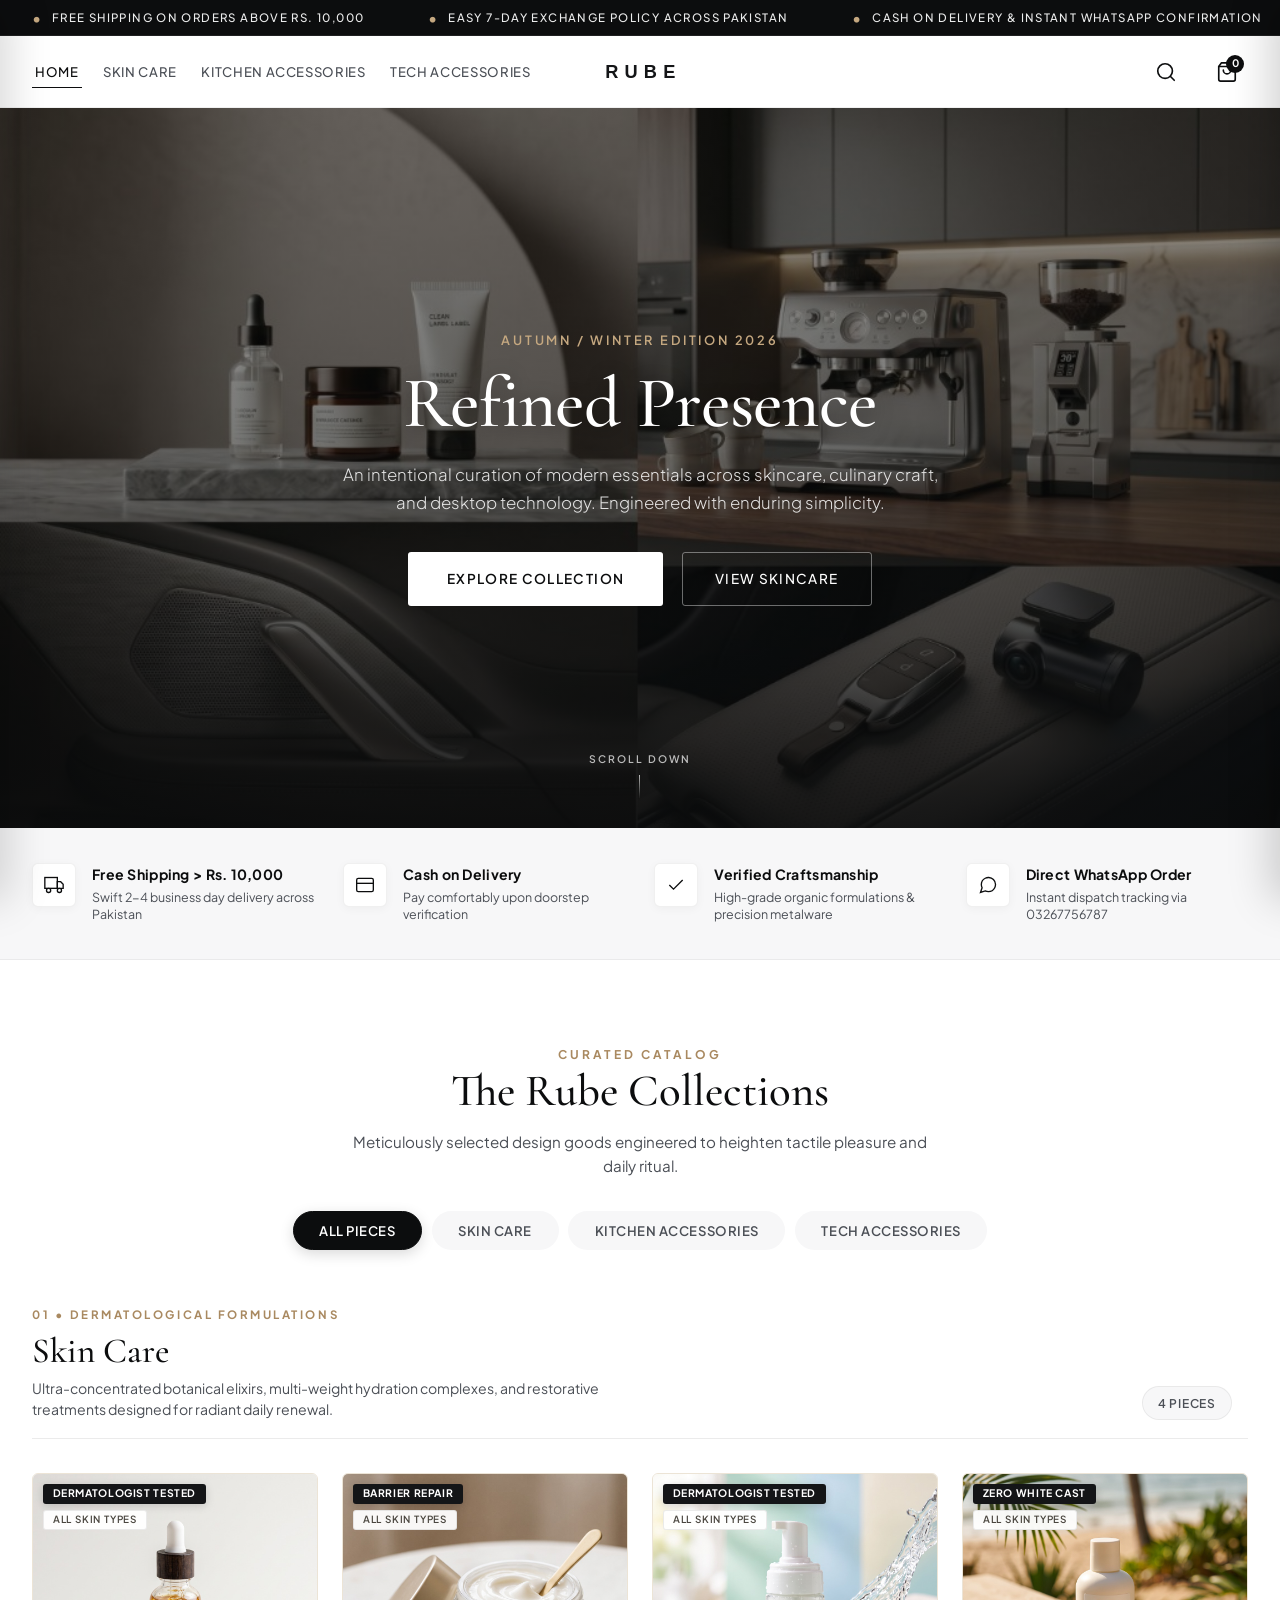
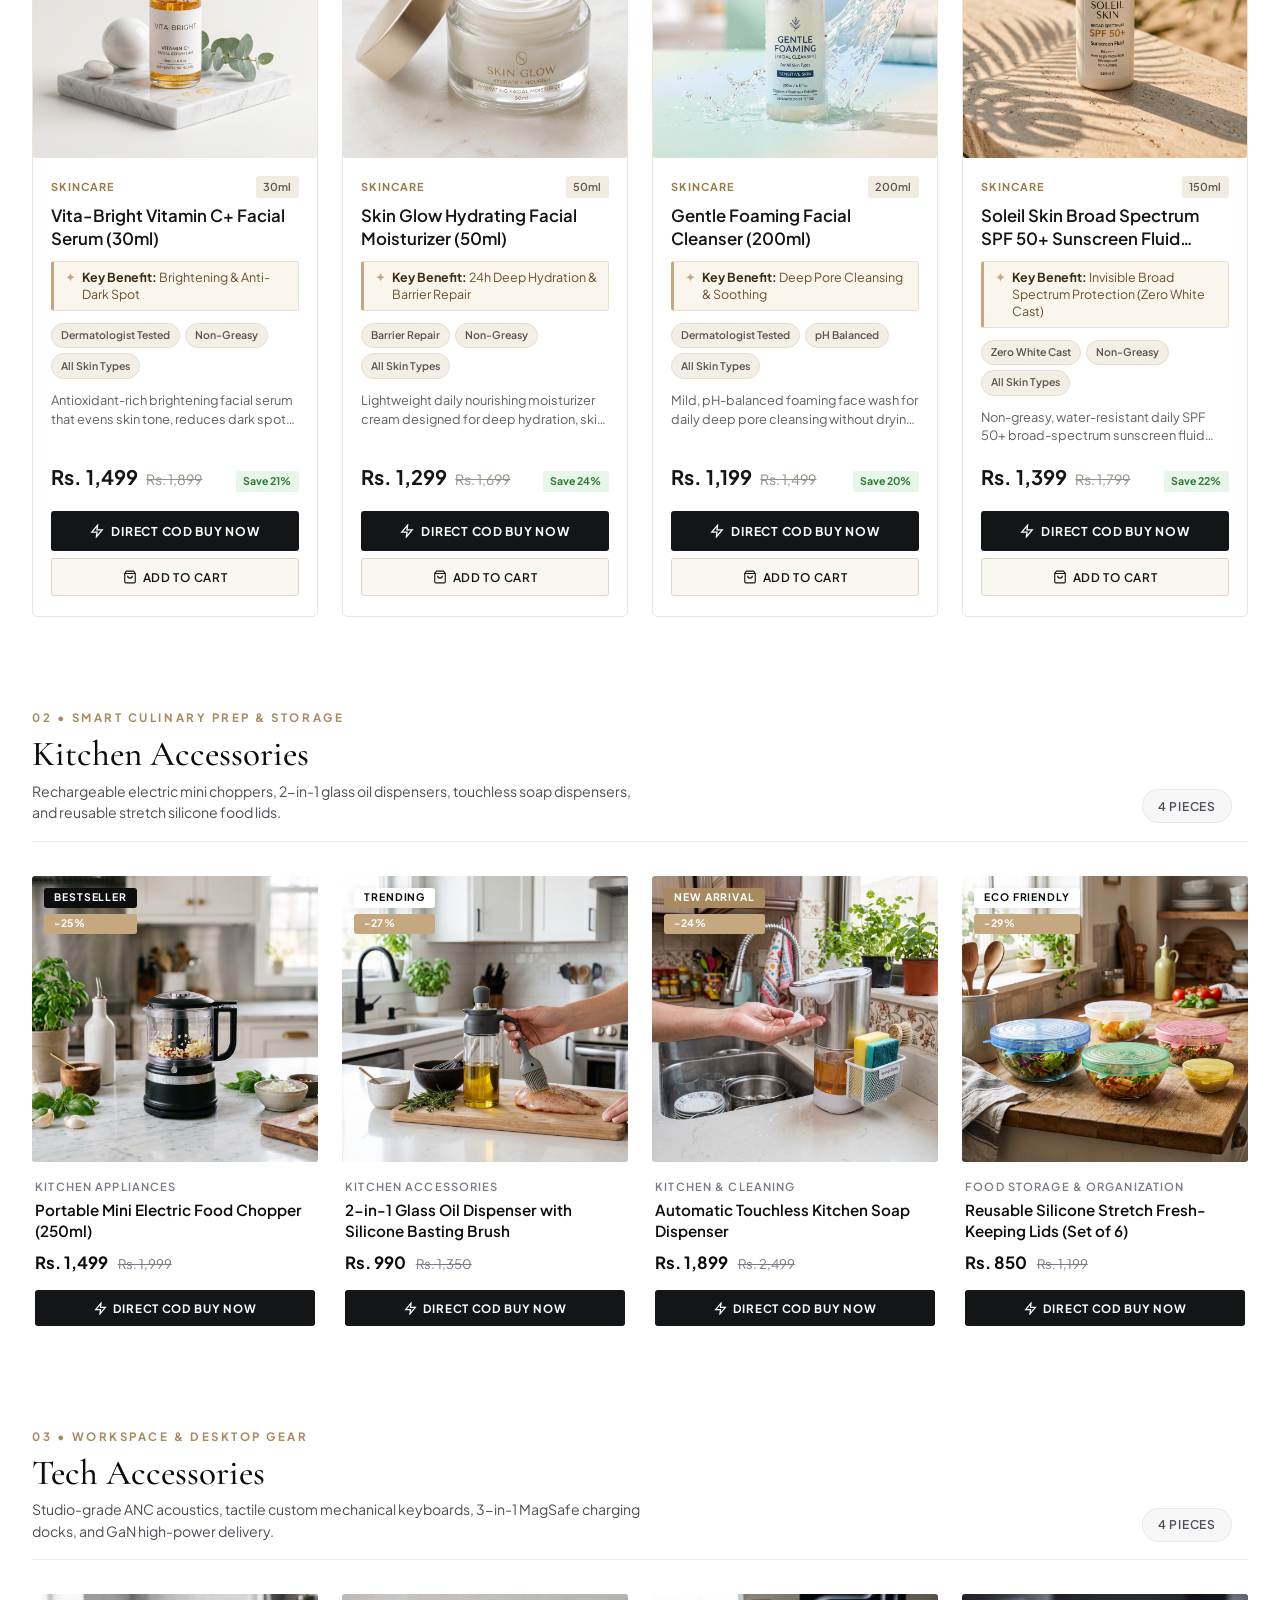
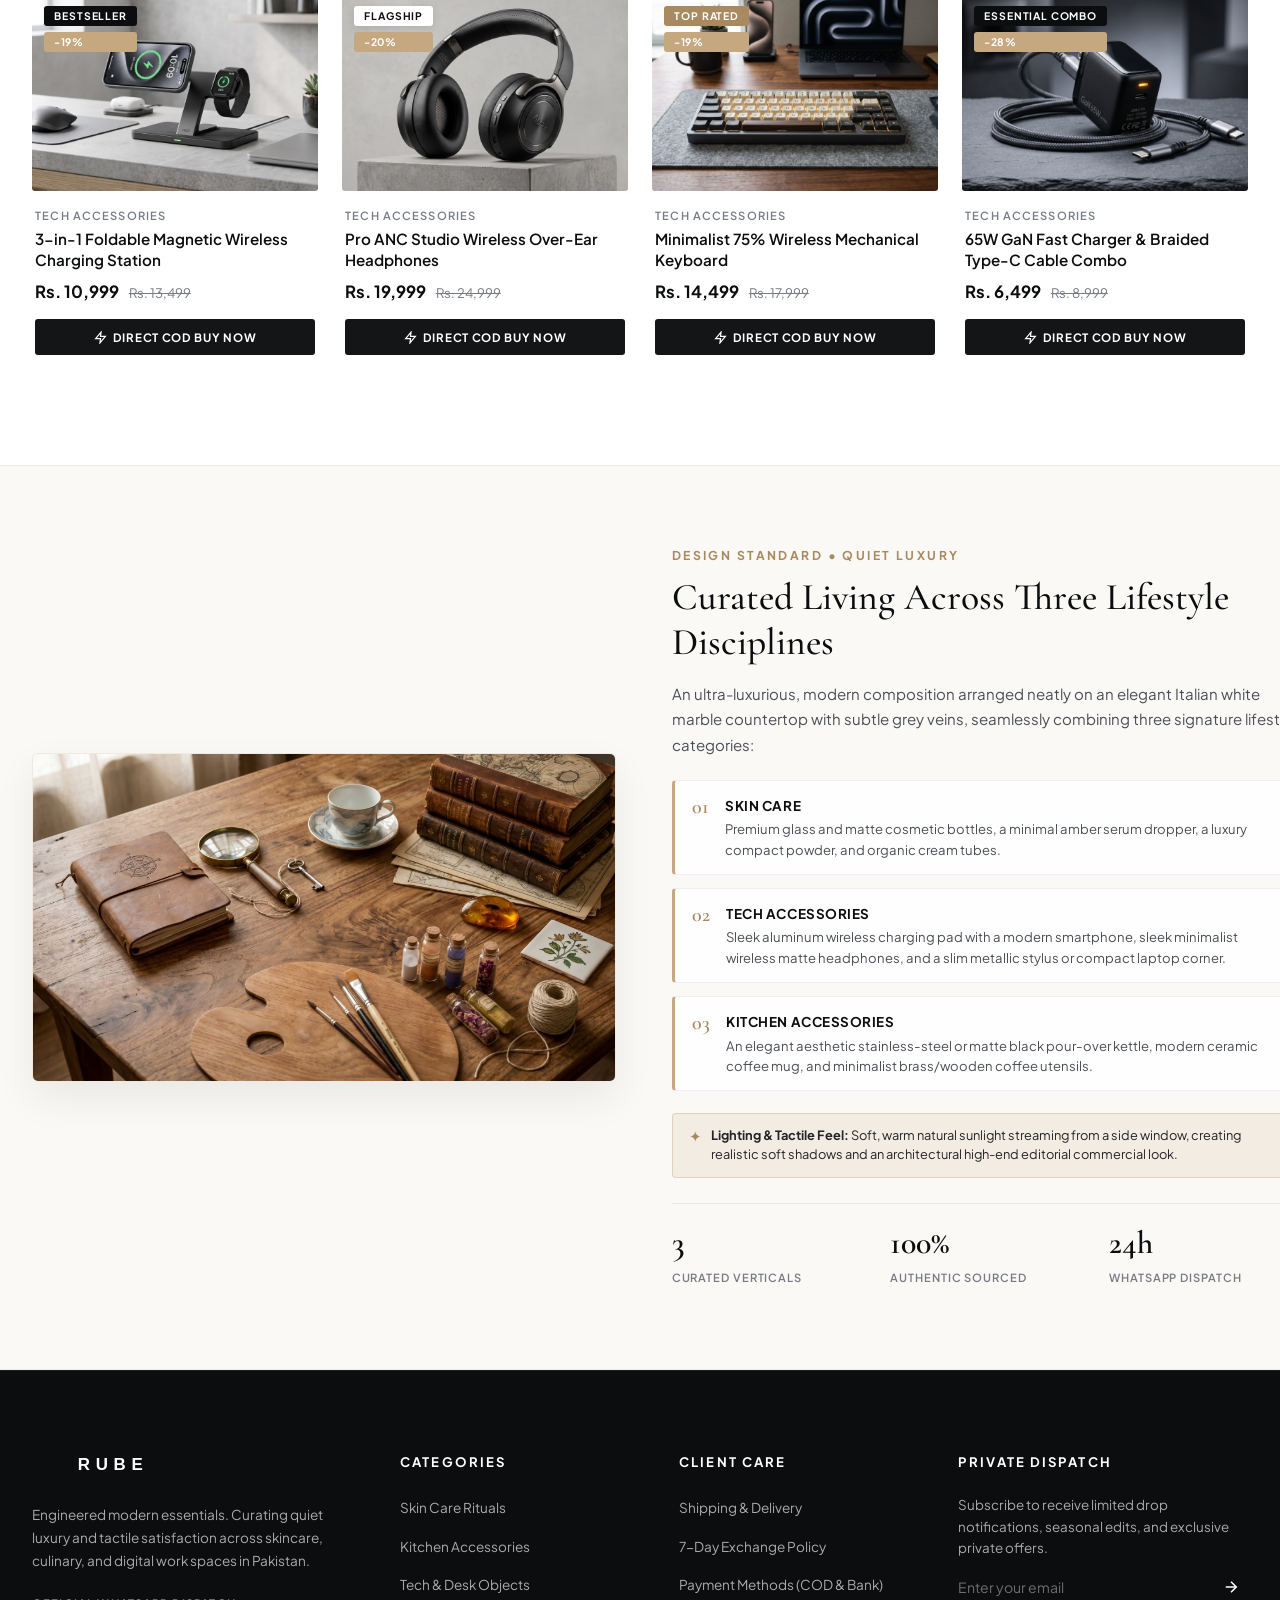
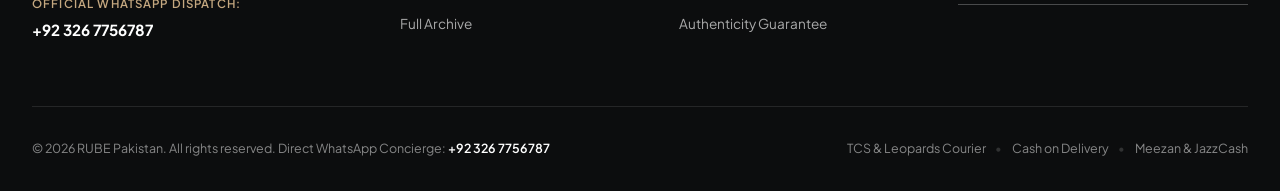
<file: rube-deploy/index.html>
<!DOCTYPE html>
<html lang="en">
<head>
  <meta charset="UTF-8">
  <meta name="viewport" content="width=device-width, initial-scale=1.0">
  <meta http-equiv="X-UA-Compatible" content="ie=edge">
  <title>RUBE — Curated Modern Lifestyle Essentials | Pakistan</title>
  <meta name="description" content="Shop luxury curated essentials in Skin Care, Kitchen Accessories, and Tech Accessories at RUBE Pakistan. Cash on Delivery & Free shipping on orders above Rs. 10,000.">
  <meta name="keywords" content="Rube, Rube Pakistan, dnstore clone, luxury skincare, tech accessories, kitchen accessories, online shopping Pakistan, Cash on Delivery">
  
  <!-- OpenGraph / Social Meta -->
  <meta property="og:type" content="website">
  <meta property="og:title" content="RUBE — Curated Modern Lifestyle Essentials">
  <meta property="og:description" content="Refined presence for contemporary living. Discover Skin Care, Kitchen, and Tech Accessories with fast nationwide shipping across Pakistan.">
  <meta property="og:site_name" content="RUBE">
  
  <!-- Favicon SVG & PNG Assets -->
  <link rel="icon" type="image/svg+xml" href="images/favicon.svg">
  <link rel="alternate icon" type="image/png" href="images/favicon.png">
  <link rel="apple-touch-icon" href="images/favicon.png">

  <!-- Google Fonts: Cormorant Garamond (Editorial luxury serif) & Plus Jakarta Sans / Inter -->
  <link rel="preconnect" href="https://fonts.googleapis.com">
  <link rel="preconnect" href="https://fonts.gstatic.com" crossorigin>
  <link href="https://fonts.googleapis.com/css2?family=Cormorant+Garamond:ital,wght@0,400;0,500;0,600;0,700;1,400;1,600&family=Plus+Jakarta+Sans:wght@300;400;500;600;700&display=swap" rel="stylesheet">
  
  <!-- Main Stylesheet -->
  <link rel="stylesheet" href="style.css">
</head>
<body>

  <!-- Top Notice Ticker Bar -->
  <div class="announcement-bar" id="announcementBar">
    <div class="ticker-wrapper">
      <div class="ticker-track">
        <span class="ticker-item"><span class="ticker-dot">•</span> FREE SHIPPING ON ORDERS ABOVE RS. 10,000</span>
        <span class="ticker-item"><span class="ticker-dot">•</span> EASY 7-DAY EXCHANGE POLICY ACROSS PAKISTAN</span>
        <span class="ticker-item"><span class="ticker-dot">•</span> CASH ON DELIVERY & INSTANT WHATSAPP CONFIRMATION</span>
        <span class="ticker-item"><span class="ticker-dot">•</span> 100% AUTHENTIC QUALITY GUARANTEE</span>
        <!-- Duplicated for seamless loop -->
        <span class="ticker-item"><span class="ticker-dot">•</span> FREE SHIPPING ON ORDERS ABOVE RS. 10,000</span>
        <span class="ticker-item"><span class="ticker-dot">•</span> EASY 7-DAY EXCHANGE POLICY ACROSS PAKISTAN</span>
        <span class="ticker-item"><span class="ticker-dot">•</span> CASH ON DELIVERY & INSTANT WHATSAPP CONFIRMATION</span>
        <span class="ticker-item"><span class="ticker-dot">•</span> 100% AUTHENTIC QUALITY GUARANTEE</span>
      </div>
    </div>
  </div>

  <!-- Sticky Header -->
  <header class="site-header" id="siteHeader">
    <div class="header-container">
      
      <!-- Desktop Left Navigation -->
      <nav class="desktop-nav" aria-label="Main Navigation">
        <ul class="nav-links">
          <li><a href="#hero" class="nav-link active">Home</a></li>
          <li><a href="#collection" data-category="skin-care" class="nav-link category-link">Skin Care</a></li>
          <li><a href="#collection" data-category="kitchen-accessories" class="nav-link category-link">Kitchen Accessories</a></li>
          <li><a href="#collection" data-category="tech-accessories" class="nav-link category-link">Tech Accessories</a></li>
        </ul>
      </nav>

      <!-- Mobile Left Hamburger (Minimal 2-line) -->
      <button class="mobile-menu-btn" id="mobileMenuBtn" aria-label="Open Navigation Menu" aria-expanded="false" aria-controls="mobileDrawer">
        <span class="bar bar-1"></span>
        <span class="bar bar-2"></span>
      </button>

      <!-- Brand Logo Centered -->
      <div class="brand-logo-container">
        <a href="#hero" class="brand-logo" aria-label="RUBE Home">
          <picture>
            <source srcset="images/logo.svg" type="image/svg+xml">
            <img src="images/logo.png" alt="RUBE" class="brand-logo-img" width="160" height="32" loading="eager">
          </picture>
        </a>
      </div>

      <!-- Right Header Actions (Search & Cart Bag ONLY - NO Sign-up/Login) -->
      <div class="header-actions">
        <button class="header-action-btn search-toggle-btn" id="searchToggleBtn" aria-label="Search Catalog" title="Search">
          <svg class="header-icon" viewBox="0 0 24 24" fill="none" stroke="currentColor" stroke-width="1.8" stroke-linecap="round" stroke-linejoin="round">
            <circle cx="11" cy="11" r="8"></circle>
            <line x1="21" y1="21" x2="16.65" y2="16.65"></line>
          </svg>
        </button>

        <button class="header-action-btn cart-toggle-btn" id="cartToggleBtn" aria-label="Open Shopping Bag" title="Shopping Bag">
          <svg class="header-icon" viewBox="0 0 24 24" fill="none" stroke="currentColor" stroke-width="1.8" stroke-linecap="round" stroke-linejoin="round">
            <path d="M6 2L3 6v14a2 2 0 0 0 2 2h14a2 2 0 0 0 2-2V6l-3-4z"></path>
            <line x1="3" y1="6" x2="21" y2="6"></line>
            <path d="M16 10a4 4 0 0 1-8 0"></path>
          </svg>
          <span class="cart-badge" id="cartBadgeCount">0</span>
        </button>
      </div>

    </div>
  </header>

  <!-- Mobile Slide-In Navigation Drawer (From Left) -->
  <div class="mobile-drawer-backdrop" id="mobileDrawerBackdrop"></div>
  <aside class="mobile-drawer" id="mobileDrawer" aria-hidden="true">
    <div class="mobile-drawer-header">
      <a href="#hero" class="mobile-drawer-brand" aria-label="RUBE Home">
        <picture>
          <source srcset="images/logo.svg" type="image/svg+xml">
          <img src="images/logo.png" alt="RUBE" class="mobile-drawer-logo-img" width="120" height="24">
        </picture>
      </a>
      <button class="mobile-drawer-close" id="mobileDrawerClose" aria-label="Close Navigation">
        <svg viewBox="0 0 24 24" fill="none" stroke="currentColor" stroke-width="1.8" stroke-linecap="round" stroke-linejoin="round">
          <line x1="18" y1="6" x2="6" y2="18"></line>
          <line x1="6" y1="6" x2="18" y2="18"></line>
        </svg>
      </button>
    </div>

    <div class="mobile-drawer-body">
      <nav class="mobile-nav-list" aria-label="Mobile Directory">
        <a href="#hero" class="mobile-nav-link" data-close-drawer>Home</a>
        <a href="#collection" data-category="skin-care" class="mobile-nav-link" data-close-drawer>Skin Care</a>
        <a href="#collection" data-category="kitchen-accessories" class="mobile-nav-link" data-close-drawer>Kitchen Accessories</a>
        <a href="#collection" data-category="tech-accessories" class="mobile-nav-link" data-close-drawer>Tech Accessories</a>
      </nav>

      <div class="mobile-drawer-divider"></div>

      <div class="mobile-drawer-perks">
        <div class="perk-item">
          <svg viewBox="0 0 24 24" fill="none" stroke="currentColor" stroke-width="1.6"><rect x="1" y="3" width="15" height="13"></rect><polygon points="16 8 20 8 23 11 23 16 16 16 16 8"></polygon><circle cx="5.5" cy="18.5" r="2.5"></circle><circle cx="18.5" cy="18.5" r="2.5"></circle></svg>
          <span>Free delivery on orders over Rs. 10,000</span>
        </div>
        <div class="perk-item">
          <svg viewBox="0 0 24 24" fill="none" stroke="currentColor" stroke-width="1.6"><path d="M21 10c0 7-9 13-9 13s-9-6-9-13a9 9 0 0 1 18 0z"></path><circle cx="12" cy="10" r="3"></circle></svg>
          <span>Fast nationwide delivery across Pakistan</span>
        </div>
        <div class="perk-item">
          <svg viewBox="0 0 24 24" fill="none" stroke="currentColor" stroke-width="1.6"><rect x="2" y="4" width="20" height="16" rx="2"></rect><line x1="2" y1="10" x2="22" y2="10"></line></svg>
          <span>Cash on Delivery & Direct Bank / JazzCash</span>
        </div>
      </div>

      <div class="mobile-drawer-contact">
        <p class="drawer-support-label">Customer Assistance</p>
        <a href="https://wa.me/923267756787" target="_blank" rel="noopener noreferrer" class="drawer-whatsapp-btn">
          <svg viewBox="0 0 24 24" fill="currentColor">
            <path d="M12.04 2c-5.46 0-9.91 4.45-9.91 9.91 0 1.75.46 3.45 1.32 4.95L2.05 22l5.25-1.38c1.45.79 3.08 1.21 4.74 1.21 5.46 0 9.91-4.45 9.91-9.91 0-2.65-1.03-5.14-2.9-7.01A9.816 9.816 0 0 0 12.04 2m.01 1.67c2.2 0 4.26.86 5.82 2.42a8.225 8.225 0 0 1 2.41 5.83c0 4.54-3.7 8.24-8.24 8.24-1.42 0-2.82-.37-4.06-1.08l-.29-.17-3.12.82.83-3.04-.19-.3a8.132 8.132 0 0 1-1.26-4.46c0-4.54 3.7-8.24 8.24-8.24m4.52 11.66c-.19-.1-.1.14-.38-.28-.31-.47-1.78-.88-2.06-.98-.28-.1-.48-.14-.68.16-.2.29-.78.98-.95 1.18-.17.2-.35.22-.64.08-.29-.14-1.23-.45-2.35-1.45-.87-.77-1.46-1.73-1.63-2.02-.17-.29-.02-.45.13-.59.13-.13.29-.34.43-.51.14-.17.19-.29.29-.48.1-.19.05-.36-.02-.51-.08-.14-.68-1.64-.93-2.25-.24-.59-.49-.51-.68-.52h-.58c-.2 0-.52.07-.79.37-.28.29-1.05 1.03-1.05 2.51s1.08 2.92 1.23 3.12c.15.2 2.12 3.24 5.14 4.54.72.31 1.28.5 1.72.64.72.23 1.38.2 1.9.12.58-.09 1.78-.73 2.03-1.43.25-.7.25-1.31.18-1.43-.07-.12-.27-.19-.46-.29z"/>
          </svg>
          Chat with Us on WhatsApp
        </a>
      </div>
    </div>
  </aside>

  <!-- Search Modal Overlay -->
  <div class="search-modal" id="searchModal" aria-hidden="true">
    <div class="search-modal-backdrop" id="searchBackdrop"></div>
    <div class="search-modal-container">
      <div class="search-modal-header">
        <div class="search-input-wrapper">
          <svg class="search-modal-icon" viewBox="0 0 24 24" fill="none" stroke="currentColor" stroke-width="2">
            <circle cx="11" cy="11" r="8"></circle>
            <line x1="21" y1="21" x2="16.65" y2="16.65"></line>
          </svg>
          <input type="text" id="searchInput" placeholder="Search skincare, kitchen or tech essentials..." autocomplete="off">
          <button class="search-clear-btn" id="searchClearBtn" aria-label="Clear Search">&times;</button>
        </div>
        <button class="search-close-btn" id="searchCloseBtn" aria-label="Close Search">Esc</button>
      </div>

      <div class="search-suggestions" id="searchSuggestions">
        <span class="suggestions-label">Popular Searches:</span>
        <button class="suggestion-chip" data-search="vitamin c">Vitamin C</button>
        <button class="suggestion-chip" data-search="sunscreen">Sunscreen</button>
        <button class="suggestion-chip" data-search="charging station">Charging Station</button>
        <button class="suggestion-chip" data-search="headphones">ANC Headphones</button>
        <button class="suggestion-chip" data-search="keyboard">Mechanical Keyboard</button>
        <button class="suggestion-chip" data-search="gan charger">65W GaN Charger</button>
        <button class="suggestion-chip" data-search="chopper">Mini Chopper</button>
        <button class="suggestion-chip" data-search="oil dispenser">Oil Dispenser</button>
        <button class="suggestion-chip" data-search="soap dispenser">Soap Dispenser</button>
      </div>

      <div class="search-results-container" id="searchResultsContainer">
        <!-- Rendered dynamically -->
      </div>
    </div>
  </div>

  <main id="mainContent">

    <!-- HERO SECTION (Dual Responsive: 16:9 Landscape Laptop vs 9:16 Portrait Mobile) -->
    <section class="hero-section" id="hero">
      <div class="hero-media-wrapper">
        <!-- Picture tag serving landscape 16:9 on desktop, portrait 9:16 on mobile -->
        <picture>
          <source media="(min-width: 1024px)" srcset="images/hero-grid.jpg">
          <source media="(max-width: 1023px)" srcset="images/hero-grid.jpg">
          <img src="images/hero-grid.jpg" alt="Rube Curated Lifestyle Archive" class="hero-media-img" loading="eager">
        </picture>
        <div class="hero-overlay"></div>
      </div>

      <div class="hero-content">
        <span class="hero-eyebrow">Autumn / Winter Edition 2026</span>
        <h1 class="hero-title">Refined Presence</h1>
        <p class="hero-subtitle">An intentional curation of modern essentials across skincare, culinary craft, and desktop technology. Engineered with enduring simplicity.</p>
        <div class="hero-cta-group">
          <a href="#collection" class="btn-hero-primary" id="exploreCollectionBtn">Explore Collection</a>
          <a href="#collection" data-category="skin-care" class="btn-hero-secondary">View Skincare</a>
        </div>
      </div>

      <div class="hero-scroll-indicator">
        <span class="scroll-text">Scroll Down</span>
        <div class="scroll-line"></div>
      </div>
    </section>

    <!-- Value Proposition Banner (Express Shipping, COD, Direct WhatsApp) -->
    <section class="features-bar">
      <div class="features-container">
        <div class="feature-card">
          <div class="feature-icon-wrap">
            <svg viewBox="0 0 24 24" fill="none" stroke="currentColor" stroke-width="1.6"><rect x="1" y="3" width="15" height="13"></rect><polygon points="16 8 20 8 23 11 23 16 16 16 16 8"></polygon><circle cx="5.5" cy="18.5" r="2.5"></circle><circle cx="18.5" cy="18.5" r="2.5"></circle></svg>
          </div>
          <div class="feature-text">
            <h4>Free Shipping > Rs. 10,000</h4>
            <p>Swift 2-4 business day delivery across Pakistan</p>
          </div>
        </div>

        <div class="feature-card">
          <div class="feature-icon-wrap">
            <svg viewBox="0 0 24 24" fill="none" stroke="currentColor" stroke-width="1.6"><rect x="2" y="4" width="20" height="16" rx="2"></rect><line x1="2" y1="10" x2="22" y2="10"></line></svg>
          </div>
          <div class="feature-text">
            <h4>Cash on Delivery</h4>
            <p>Pay comfortably upon doorstep verification</p>
          </div>
        </div>

        <div class="feature-card">
          <div class="feature-icon-wrap">
            <svg viewBox="0 0 24 24" fill="none" stroke="currentColor" stroke-width="1.6"><polyline points="20 6 9 17 4 12"></polyline></svg>
          </div>
          <div class="feature-text">
            <h4>Verified Craftsmanship</h4>
            <p>High-grade organic formulations & precision metalware</p>
          </div>
        </div>

        <div class="feature-card">
          <div class="feature-icon-wrap">
            <svg viewBox="0 0 24 24" fill="none" stroke="currentColor" stroke-width="1.6"><path d="M21 11.5a8.38 8.38 0 0 1-.9 3.8 8.5 8.5 0 0 1-7.6 4.7 8.38 8.38 0 0 1-3.8-.9L3 21l1.9-5.7a8.38 8.38 0 0 1-.9-3.8 8.5 8.5 0 0 1 4.7-7.6 8.38 8.38 0 0 1 3.8-.9h.5a8.48 8.48 0 0 1 8 8v.5z"></path></svg>
          </div>
          <div class="feature-text">
            <h4>Direct WhatsApp Order</h4>
            <p>Instant dispatch tracking via 03267756787</p>
          </div>
        </div>
      </div>
    </section>

    <!-- CORE COLLECTION SECTION -->
    <section class="collection-section" id="collection">
      <div class="collection-header-wrapper">
        <div class="section-title-block">
          <span class="section-tagline">Curated Catalog</span>
          <h2 class="section-title">The Rube Collections</h2>
          <p class="section-description">Meticulously selected design goods engineered to heighten tactile pleasure and daily ritual.</p>
        </div>

        <!-- Filter Category Tabs -->
        <div class="category-filters" role="tablist" aria-label="Product Categories">
          <button class="filter-tab active" data-filter="all" role="tab" aria-selected="true">All Pieces</button>
          <button class="filter-tab" data-filter="skin-care" role="tab" aria-selected="false">Skin Care</button>
          <button class="filter-tab" data-filter="kitchen-accessories" role="tab" aria-selected="false">Kitchen Accessories</button>
          <button class="filter-tab" data-filter="tech-accessories" role="tab" aria-selected="false">Tech Accessories</button>
        </div>
      </div>

      <!-- PRODUCT SLIDER WRAPPER (Horizontal Slider with Left/Right Buttons) -->
      <div class="product-slider-wrapper">
        <button class="slider-nav-btn prev-btn" id="sliderPrevBtn" aria-label="Previous products" title="Scroll Left" disabled>
          <svg viewBox="0 0 24 24" fill="none" stroke="currentColor" stroke-width="2.2" stroke-linecap="round" stroke-linejoin="round">
            <polyline points="15 18 9 12 15 6"></polyline>
          </svg>
        </button>

        <div class="product-grid" id="productGrid" aria-live="polite">
          <!-- Rendered via JavaScript -->
        </div>

        <button class="slider-nav-btn next-btn" id="sliderNextBtn" aria-label="Next products" title="Scroll Right">
          <svg viewBox="0 0 24 24" fill="none" stroke="currentColor" stroke-width="2.2" stroke-linecap="round" stroke-linejoin="round">
            <polyline points="9 18 15 12 9 6"></polyline>
          </svg>
        </button>
      </div>
    </section>

    <!-- Brand Story & Philosophy Section (Above Footer) -->
    <section class="editorial-banner" id="editorialBanner">
      <div class="editorial-container">
        
        <!-- Left Side: Curated Lifestyle Photograph (16:9 Aspect Ratio) -->
        <div class="editorial-image-column">
          <img src="images/footer-editorial-banner.jpg" alt="RUBE Quiet Luxury Curated Essentials - Skin Care, Tech & Kitchen Accessories" loading="lazy" class="editorial-img" width="1024" height="576">
        </div>

        <!-- Right Side: Lifestyle Categories & Design Ethos -->
        <div class="editorial-content-column">
          <span class="editorial-eyebrow">Design Standard • Quiet Luxury</span>
          <h3 class="editorial-heading">Curated Living Across Three Lifestyle Disciplines</h3>
          <p class="editorial-lead">
            An ultra-luxurious, modern composition arranged neatly on an elegant Italian white marble countertop with subtle grey veins, seamlessly combining three signature lifestyle categories:
          </p>

          <div class="editorial-categories-list">
            <div class="editorial-cat-item">
              <span class="cat-item-num">01</span>
              <div class="cat-item-info">
                <h4 class="cat-item-title">Skin Care</h4>
                <p class="cat-item-desc">Premium glass and matte cosmetic bottles, a minimal amber serum dropper, a luxury compact powder, and organic cream tubes.</p>
              </div>
            </div>

            <div class="editorial-cat-item">
              <span class="cat-item-num">02</span>
              <div class="cat-item-info">
                <h4 class="cat-item-title">Tech Accessories</h4>
                <p class="cat-item-desc">Sleek aluminum wireless charging pad with a modern smartphone, sleek minimalist wireless matte headphones, and a slim metallic stylus or compact laptop corner.</p>
              </div>
            </div>

            <div class="editorial-cat-item">
              <span class="cat-item-num">03</span>
              <div class="cat-item-info">
                <h4 class="cat-item-title">Kitchen Accessories</h4>
                <p class="cat-item-desc">An elegant aesthetic stainless-steel or matte black pour-over kettle, modern ceramic coffee mug, and minimalist brass/wooden coffee utensils.</p>
              </div>
            </div>
          </div>

          <div class="editorial-lighting-badge">
            <span class="lighting-icon">✦</span>
            <span><strong>Lighting & Tactile Feel:</strong> Soft, warm natural sunlight streaming from a side window, creating realistic soft shadows and an architectural high-end editorial commercial look.</span>
          </div>

          <div class="editorial-metrics">
            <div class="metric">
              <span class="metric-num">3</span>
              <span class="metric-label">Curated Verticals</span>
            </div>
            <div class="metric">
              <span class="metric-num">100%</span>
              <span class="metric-label">Authentic Sourced</span>
            </div>
            <div class="metric">
              <span class="metric-num">24h</span>
              <span class="metric-label">WhatsApp Dispatch</span>
            </div>
          </div>
        </div>

      </div>
    </section>

  </main>

  <!-- Cart Slide-Over Drawer (Right Side) -->
  <div class="cart-drawer-backdrop" id="cartDrawerBackdrop"></div>
  <aside class="cart-drawer" id="cartDrawer" aria-hidden="true" role="dialog" aria-label="Shopping Cart">
    
    <!-- Drawer Header -->
    <div class="cart-drawer-header">
      <div class="cart-title-wrap">
        <h3 class="cart-title">Your Bag</h3>
        <span class="cart-counter-pill" id="cartCounterPill">0 items</span>
      </div>
      <button class="cart-close-btn" id="cartCloseBtn" aria-label="Close Shopping Bag">
        <svg viewBox="0 0 24 24" fill="none" stroke="currentColor" stroke-width="1.8" stroke-linecap="round" stroke-linejoin="round">
          <line x1="18" y1="6" x2="6" y2="18"></line>
          <line x1="6" y1="6" x2="18" y2="18"></line>
        </svg>
      </button>
    </div>

    <!-- Free Shipping Indicator Bar -->
    <div class="free-shipping-progress" id="freeShippingBanner">
      <div class="progress-message" id="shippingProgressText">Add Rs. 10,000 for FREE shipping across Pakistan</div>
      <div class="progress-bar-track">
        <div class="progress-bar-fill" id="shippingProgressBar"></div>
      </div>
    </div>

    <!-- Cart Body / Items Container -->
    <div class="cart-drawer-body" id="cartDrawerBody">
      <!-- Items dynamically populated -->
      <div class="empty-cart-view" id="emptyCartView">
        <svg class="empty-cart-icon" viewBox="0 0 24 24" fill="none" stroke="currentColor" stroke-width="1.5">
          <path d="M6 2L3 6v14a2 2 0 0 0 2 2h14a2 2 0 0 0 2-2V6l-3-4z"></path>
          <line x1="3" y1="6" x2="21" y2="6"></line>
          <path d="M16 10a4 4 0 0 1-8 0"></path>
        </svg>
        <p class="empty-title">Your bag is empty</p>
        <p class="empty-subtitle">Discover our hand-selected modern lifestyle essentials.</p>
        <button class="btn-shop-now" id="emptyShopNowBtn">Explore Collection</button>
      </div>
      <div class="cart-items-list" id="cartItemsList"></div>
    </div>

    <!-- Cart Footer & Checkout Button -->
    <div class="cart-drawer-footer" id="cartDrawerFooter">
      <div class="cart-cost-summary">
        <div class="cost-row">
          <span>Subtotal</span>
          <span class="cost-val" id="cartSubtotalVal">Rs. 0</span>
        </div>
        <div class="cost-row">
          <span>Shipping</span>
          <span class="cost-val" id="cartShippingVal">Calculated next</span>
        </div>
        <div class="cost-divider"></div>
        <div class="cost-row total-row">
          <span>Estimated Total</span>
          <span class="cost-val total-val" id="cartGrandTotalVal">Rs. 0</span>
        </div>
      </div>

      <div class="cart-action-buttons">
        <button class="btn-proceed-checkout" id="proceedCheckoutBtn">
          <span>Proceed to Checkout</span>
          <svg viewBox="0 0 24 24" fill="none" stroke="currentColor" stroke-width="2"><line x1="5" y1="12" x2="19" y2="12"></line><polyline points="12 5 19 12 12 19"></polyline></svg>
        </button>
      </div>

      <div class="cart-trust-badges">
        <span>🔒 256-Bit SSL Encrypted</span>
        <span>•</span>
        <span>🇵🇰 Cash on Delivery Available</span>
      </div>
    </div>
  </aside>

  <!-- ANTI-FRAUD CHECKOUT MODAL -->
  <div class="checkout-modal-backdrop" id="checkoutModalBackdrop"></div>
  <div class="checkout-modal" id="checkoutModal" role="dialog" aria-modal="true" aria-labelledby="checkoutModalTitle" aria-hidden="true">
    <div class="checkout-modal-header">
      <div class="checkout-header-info">
        <span class="checkout-step-badge">Anti-Fraud Verified</span>
        <h3 id="checkoutModalTitle">Complete Your Order</h3>
      </div>
      <button class="checkout-close-btn" id="checkoutCloseBtn" aria-label="Close Checkout">&times;</button>
    </div>

    <div class="checkout-modal-body">
      
      <!-- Order Mini Summary -->
      <div class="checkout-order-summary">
        <div class="checkout-summary-header">
          <span>Order Overview (<span id="checkoutItemCount">0</span> items)</span>
          <span class="checkout-summary-total" id="checkoutSummaryTotal">Rs. 0</span>
        </div>
        <div class="checkout-items-preview" id="checkoutItemsPreview"></div>
      </div>

      <!-- Checkout Form -->
      <form id="checkoutForm" novalidate autocomplete="on">
        
        <!-- Anti-Spam Hidden Honeypot Field (Silently catches bots) -->
        <div class="hp-security-check" aria-hidden="true">
          <label for="user_company_tax_id">Do not fill this field if you are human</label>
          <input type="text" name="user_company_tax_id" id="user_company_tax_id" tabindex="-1" autocomplete="off">
        </div>

        <div class="form-section-title">1. Contact & Customer Information</div>

        <div class="form-group">
          <label for="customerName" class="form-label">Full Name <span class="req">*</span></label>
          <input type="text" id="customerName" class="form-input" placeholder="e.g. Asad Khan" required minlength="3">
          <span class="input-error" id="nameError">Please enter your full legal name.</span>
        </div>

        <div class="form-row-2">
          <div class="form-group">
            <label for="customerPhone" class="form-label">Pakistani Mobile Number <span class="req">*</span></label>
            <div class="phone-input-wrapper">
              <span class="country-code-pill">🇵🇰 +92</span>
              <input type="tel" id="customerPhone" class="form-input phone-input" placeholder="03267756787" required maxlength="11" pattern="^03[0-9]{9}$">
            </div>
            <span class="input-hint">Must be 11 digits starting with 03 (e.g. 03267756787)</span>
            <span class="input-error" id="phoneError">Valid Pakistani number required (03XXXXXXXXX).</span>
          </div>

          <div class="form-group">
            <label for="customerEmail" class="form-label">Email Address <span class="req">*</span></label>
            <input type="email" id="customerEmail" class="form-input" placeholder="asad@example.com" required>
            <span class="input-error" id="emailError">Please enter a valid email address.</span>
          </div>
        </div>

        <div class="form-section-title">2. Nationwide Shipping Destination</div>

        <div class="form-row-2">
          <div class="form-group">
            <label for="shippingCity" class="form-label">City <span class="req">*</span></label>
            <select id="shippingCity" class="form-select" required>
              <option value="" disabled selected>Select Delivery City</option>
              <option value="Karachi">Karachi</option>
              <option value="Lahore">Lahore</option>
              <option value="Islamabad">Islamabad</option>
              <option value="Rawalpindi">Rawalpindi</option>
              <option value="Faisalabad">Faisalabad</option>
              <option value="Multan">Multan</option>
              <option value="Peshawar">Peshawar</option>
              <option value="Quetta">Quetta</option>
              <option value="Sialkot">Sialkot</option>
              <option value="Gujranwala">Gujranwala</option>
              <option value="Hyderabad">Hyderabad</option>
              <option value="Abbottabad">Abbottabad</option>
              <option value="Bahawalpur">Bahawalpur</option>
              <option value="Sargodha">Sargodha</option>
              <option value="Other City">Other City (Pakistan)</option>
            </select>
            <span class="input-error" id="cityError">Please select your delivery city.</span>
          </div>

          <div class="form-group">
            <label for="shippingPostal" class="form-label">Postal / Zip Code (Optional)</label>
            <input type="text" id="shippingPostal" class="form-input" placeholder="e.g. 44000">
          </div>
        </div>

        <div class="form-group">
          <label for="shippingAddress" class="form-label">Complete Street Address & Landmark <span class="req">*</span></label>
          <textarea id="shippingAddress" class="form-textarea" rows="2" placeholder="House / Flat No., Street, Sector / Area, Landmark" required minlength="10"></textarea>
          <span class="input-error" id="addressError">Please provide your complete delivery address for courier dispatch.</span>
        </div>

        <div class="form-group">
          <label for="orderNotes" class="form-label">Special Delivery Instructions (Optional)</label>
          <input type="text" id="orderNotes" class="form-input" placeholder="e.g. Please call before arriving or deliver between 2-6 PM">
        </div>

        <div class="form-section-title">3. Payment Selection</div>

        <!-- Payment Method Options -->
        <div class="payment-options-grid">
          
          <!-- COD -->
          <label class="payment-option-card active" id="codOptionCard">
            <input type="radio" name="paymentMethod" value="COD" checked class="payment-radio">
            <div class="payment-card-content">
              <div class="payment-card-header">
                <span class="payment-name">Cash on Delivery (COD)</span>
                <span class="payment-badge">Standard</span>
              </div>
              <p class="payment-desc">Pay cash when courier delivers parcel to your doorstep anywhere in Pakistan.</p>
            </div>
          </label>

          <!-- Direct Bank / Online Payment -->
          <label class="payment-option-card" id="bankOptionCard">
            <input type="radio" name="paymentMethod" value="BANK_TRANSFER" class="payment-radio">
            <div class="payment-card-content">
              <div class="payment-card-header">
                <span class="payment-name">Direct Bank / Online Payment</span>
                <span class="payment-badge">Instant</span>
              </div>
              <p class="payment-desc">Transfer via Meezan Bank or JazzCash with zero extra processing fee.</p>
            </div>
          </label>

        </div>

        <!-- Copyable Bank Details Box (Shown when Bank selected) -->
        <div class="bank-details-panel" id="bankDetailsPanel">
          <div class="bank-panel-alert">
            <svg viewBox="0 0 24 24" fill="none" stroke="currentColor" stroke-width="2"><circle cx="12" cy="12" r="10"></circle><line x1="12" y1="8" x2="12" y2="12"></line><line x1="12" y1="16" x2="12.01" y2="16"></line></svg>
            <span>Please transfer the exact amount and share the transaction screenshot on WhatsApp.</span>
          </div>

          <!-- Meezan Bank Detail Box -->
          <div class="bank-account-box">
            <div class="bank-box-title">
              <strong>Meezan Bank</strong> (Meezan Digital Centre)
            </div>
            
            <div class="bank-field-row">
              <span class="bank-field-label">Account Title:</span>
              <span class="bank-field-val">MUHAMMAD RIZWAN ZAHID</span>
            </div>

            <div class="bank-field-row">
              <span class="bank-field-label">Account Number:</span>
              <div class="copy-field-wrap">
                <code class="bank-field-val">00300116296954</code>
                <button type="button" class="btn-copy" data-copy="00300116296954" title="Copy Account Number">
                  <svg viewBox="0 0 24 24" fill="none" stroke="currentColor" stroke-width="1.8"><rect x="9" y="9" width="13" height="13" rx="2" ry="2"></rect><path d="M5 15H4a2 2 0 0 1-2-2V4a2 2 0 0 1 2-2h9a2 2 0 0 1 2 2v1"></path></svg>
                  <span>Copy</span>
                </button>
              </div>
            </div>

            <div class="bank-field-row">
              <span class="bank-field-label">IBAN:</span>
              <div class="copy-field-wrap">
                <code class="bank-field-val">PK24MEZN0000300116296954</code>
                <button type="button" class="btn-copy" data-copy="PK24MEZN0000300116296954" title="Copy IBAN">
                  <svg viewBox="0 0 24 24" fill="none" stroke="currentColor" stroke-width="1.8"><rect x="9" y="9" width="13" height="13" rx="2" ry="2"></rect><path d="M5 15H4a2 2 0 0 1-2-2V4a2 2 0 0 1 2-2h9a2 2 0 0 1 2 2v1"></path></svg>
                  <span>Copy</span>
                </button>
              </div>
            </div>
          </div>

          <!-- JazzCash Detail Box -->
          <div class="bank-account-box jazzcash-box">
            <div class="bank-box-title">
              <strong>JazzCash Account</strong>
            </div>

            <div class="bank-field-row">
              <span class="bank-field-label">Account Title:</span>
              <span class="bank-field-val">MUHAMMAD RIZWAN ZAHID</span>
            </div>

            <div class="bank-field-row">
              <span class="bank-field-label">JazzCash Mobile:</span>
              <div class="copy-field-wrap">
                <code class="bank-field-val">03267756787</code>
                <button type="button" class="btn-copy" data-copy="03267756787" title="Copy JazzCash Mobile">
                  <svg viewBox="0 0 24 24" fill="none" stroke="currentColor" stroke-width="1.8"><rect x="9" y="9" width="13" height="13" rx="2" ry="2"></rect><path d="M5 15H4a2 2 0 0 1-2-2V4a2 2 0 0 1 2-2h9a2 2 0 0 1 2 2v1"></path></svg>
                  <span>Copy</span>
                </button>
              </div>
            </div>

            <div class="bank-field-row">
              <span class="bank-field-label">JazzCash IBAN:</span>
              <div class="copy-field-wrap">
                <code class="bank-field-val">PK93JCMA0308923267756787</code>
                <button type="button" class="btn-copy" data-copy="PK93JCMA0308923267756787" title="Copy JazzCash IBAN">
                  <svg viewBox="0 0 24 24" fill="none" stroke="currentColor" stroke-width="1.8"><rect x="9" y="9" width="13" height="13" rx="2" ry="2"></rect><path d="M5 15H4a2 2 0 0 1-2-2V4a2 2 0 0 1 2-2h9a2 2 0 0 1 2 2v1"></path></svg>
                  <span>Copy</span>
                </button>
              </div>
            </div>
          </div>

        </div>

        <!-- Checkout Pricing Summary -->
        <div class="checkout-final-summary">
          <div class="summary-line">
            <span>Items Subtotal:</span>
            <span id="checkoutSubtotal">Rs. 0</span>
          </div>
          <div class="summary-line">
            <span>Courier Shipping (Nationwide):</span>
            <span id="checkoutShipping">Free</span>
          </div>
          <div class="summary-line grand-total-line">
            <span>Net Payable (PKR):</span>
            <span class="checkout-grand-total" id="checkoutGrandTotal">Rs. 0</span>
          </div>
        </div>

        <!-- Submit & WhatsApp Dispatch Action -->
        <div class="checkout-submit-area">
          <button type="submit" class="btn-confirm-order" id="confirmOrderBtn">
            <svg class="wa-btn-icon" viewBox="0 0 24 24" fill="currentColor">
              <path d="M12.04 2c-5.46 0-9.91 4.45-9.91 9.91 0 1.75.46 3.45 1.32 4.95L2.05 22l5.25-1.38c1.45.79 3.08 1.21 4.74 1.21 5.46 0 9.91-4.45 9.91-9.91 0-2.65-1.03-5.14-2.9-7.01A9.816 9.816 0 0 0 12.04 2m.01 1.67c2.2 0 4.26.86 5.82 2.42a8.225 8.225 0 0 1 2.41 5.83c0 4.54-3.7 8.24-8.24 8.24-1.42 0-2.82-.37-4.06-1.08l-.29-.17-3.12.82.83-3.04-.19-.3a8.132 8.132 0 0 1-1.26-4.46c0-4.54 3.7-8.24 8.24-8.24m4.52 11.66c-.19-.1-.1.14-.38-.28-.31-.47-1.78-.88-2.06-.98-.28-.1-.48-.14-.68.16-.2.29-.78.98-.95 1.18-.17.2-.35.22-.64.08-.29-.14-1.23-.45-2.35-1.45-.87-.77-1.46-1.73-1.63-2.02-.17-.29-.02-.45.13-.59.13-.13.29-.34.43-.51.14-.17.19-.29.29-.48.1-.19.05-.36-.02-.51-.08-.14-.68-1.64-.93-2.25-.24-.59-.49-.51-.68-.52h-.58c-.2 0-.52.07-.79.37-.28.29-1.05 1.03-1.05 2.51s1.08 2.92 1.23 3.12c.15.2 2.12 3.24 5.14 4.54.72.31 1.28.5 1.72.64.72.23 1.38.2 1.9.12.58-.09 1.78-.73 2.03-1.43.25-.7.25-1.31.18-1.43-.07-.12-.27-.19-.46-.29z"/>
            </svg>
            <span>Confirm Order & Dispatch via WhatsApp</span>
          </button>
          <p class="checkout-guarantee-note">
            By confirming, your order is secured and instantly sent to our official dispatch line at <strong>+92 326 7756787</strong>.
          </p>
        </div>

      </form>
    </div>
  </div>

  <!-- ORDER SUCCESS MODAL -->
  <div class="success-modal-backdrop" id="successModalBackdrop"></div>
  <div class="success-modal" id="successModal" role="dialog" aria-modal="true" aria-hidden="true">
    <div class="success-modal-content">
      <div class="success-icon-badge">
        <svg viewBox="0 0 24 24" fill="none" stroke="currentColor" stroke-width="2.5">
          <polyline points="20 6 9 17 4 12"></polyline>
        </svg>
      </div>

      <span class="success-eyebrow">Order Placed Successfully</span>
      <h3 class="success-title">Thank You for Your Order</h3>
      <p class="success-subtitle">Order Reference: <strong id="successOrderRef">#RUB-0000</strong></p>

      <div class="success-details-card" id="successDetailsCard">
        <!-- Rendered dynamically -->
      </div>

      <div class="success-actions">
        <a href="#" id="reopenWhatsAppLink" target="_blank" rel="noopener noreferrer" class="btn-wa-success">
          <svg viewBox="0 0 24 24" fill="currentColor">
            <path d="M12.04 2c-5.46 0-9.91 4.45-9.91 9.91 0 1.75.46 3.45 1.32 4.95L2.05 22l5.25-1.38c1.45.79 3.08 1.21 4.74 1.21 5.46 0 9.91-4.45 9.91-9.91 0-2.65-1.03-5.14-2.9-7.01A9.816 9.816 0 0 0 12.04 2m.01 1.67c2.2 0 4.26.86 5.82 2.42a8.225 8.225 0 0 1 2.41 5.83c0 4.54-3.7 8.24-8.24 8.24-1.42 0-2.82-.37-4.06-1.08l-.29-.17-3.12.82.83-3.04-.19-.3a8.132 8.132 0 0 1-1.26-4.46c0-4.54 3.7-8.24 8.24-8.24m4.52 11.66c-.19-.1-.1.14-.38-.28-.31-.47-1.78-.88-2.06-.98-.28-.1-.48-.14-.68.16-.2.29-.78.98-.95 1.18-.17.2-.35.22-.64.08-.29-.14-1.23-.45-2.35-1.45-.87-.77-1.46-1.73-1.63-2.02-.17-.29-.02-.45.13-.59.13-.13.29-.34.43-.51.14-.17.19-.29.29-.48.1-.19.05-.36-.02-.51-.08-.14-.68-1.64-.93-2.25-.24-.59-.49-.51-.68-.52h-.58c-.2 0-.52.07-.79.37-.28.29-1.05 1.03-1.05 2.51s1.08 2.92 1.23 3.12c.15.2 2.12 3.24 5.14 4.54.72.31 1.28.5 1.72.64.72.23 1.38.2 1.9.12.58-.09 1.78-.73 2.03-1.43.25-.7.25-1.31.18-1.43-.07-.12-.27-.19-.46-.29z"/>
          </svg>
          Open in WhatsApp (03267756787)
        </a>
        <button type="button" class="btn-continue-shopping" id="continueShoppingBtn">Continue Browsing RUBE</button>
      </div>
    </div>
  </div>

  <!-- QUICK VIEW PRODUCT MODAL -->
  <div class="product-modal-backdrop" id="productModalBackdrop"></div>
  <div class="product-modal" id="productModal" role="dialog" aria-modal="true" aria-hidden="true">
    <button class="product-modal-close" id="productModalClose" aria-label="Close product view">&times;</button>
    <div class="product-modal-content" id="productModalContent">
      <!-- Rendered dynamically -->
    </div>
  </div>

  <!-- TOAST NOTIFICATION CONTAINER -->
  <div class="toast-container" id="toastContainer" aria-live="assertive"></div>

  <!-- FOOTER (Dual Responsive: 4-Col Desktop vs Accordion Mobile) -->
  <footer class="site-footer">
    <div class="footer-container">
      
      <!-- DESKTOP FOOTER (4-Column Layout for >= 1024px) -->
      <div class="desktop-footer-grid">
        
        <!-- Column 1: Brand & Ethos -->
        <div class="footer-col brand-col">
          <a href="#hero" class="footer-brand-logo" aria-label="RUBE Home">
            <picture>
              <source srcset="images/logo-white.svg" type="image/svg+xml">
              <img src="images/logo-white.png" alt="RUBE" class="footer-logo-img" width="140" height="28" loading="lazy">
            </picture>
          </a>
          <p class="footer-brand-bio">
            Engineered modern essentials. Curating quiet luxury and tactile satisfaction across skincare, culinary, and digital work spaces in Pakistan.
          </p>
          <div class="footer-contact-snippet">
            <span class="snippet-label">Official WhatsApp Dispatch:</span>
            <a href="https://wa.me/923267756787" target="_blank" rel="noopener noreferrer" class="snippet-wa">
              +92 326 7756787
            </a>
          </div>
        </div>

        <!-- Column 2: Categories -->
        <div class="footer-col">
          <h4 class="footer-heading">Categories</h4>
          <ul class="footer-links">
            <li><a href="#collection" data-category="skin-care" class="footer-link">Skin Care Rituals</a></li>
            <li><a href="#collection" data-category="kitchen-accessories" class="footer-link">Kitchen Accessories</a></li>
            <li><a href="#collection" data-category="tech-accessories" class="footer-link">Tech & Desk Objects</a></li>
            <li><a href="#collection" data-category="all" class="footer-link">Full Archive</a></li>
          </ul>
        </div>

        <!-- Column 3: Customer Policies -->
        <div class="footer-col">
          <h4 class="footer-heading">Client Care</h4>
          <ul class="footer-links">
            <li><a href="#shippingPolicy" class="footer-link policy-link" data-policy="shipping">Shipping & Delivery</a></li>
            <li><a href="#exchangePolicy" class="footer-link policy-link" data-policy="exchange">7-Day Exchange Policy</a></li>
            <li><a href="#paymentTerms" class="footer-link policy-link" data-policy="payment">Payment Methods (COD & Bank)</a></li>
            <li><a href="#authenticity" class="footer-link policy-link" data-policy="authenticity">Authenticity Guarantee</a></li>
          </ul>
        </div>

        <!-- Column 4: Newsletter & Dispatch Bulletin -->
        <div class="footer-col newsletter-col">
          <h4 class="footer-heading">Private Dispatch</h4>
          <p class="newsletter-desc">Subscribe to receive limited drop notifications, seasonal edits, and exclusive private offers.</p>
          <form class="newsletter-form" id="newsletterForm">
            <div class="newsletter-input-wrap">
              <input type="email" id="newsletterEmail" placeholder="Enter your email" required class="newsletter-input">
              <button type="submit" class="newsletter-btn" aria-label="Subscribe">
                <svg viewBox="0 0 24 24" fill="none" stroke="currentColor" stroke-width="2"><line x1="5" y1="12" x2="19" y2="12"></line><polyline points="12 5 19 12 12 19"></polyline></svg>
              </button>
            </div>
            <span class="newsletter-success" id="newsletterSuccess">You have been added to the private circle.</span>
          </form>
        </div>

      </div>

      <!-- MOBILE FOOTER (Accordion Structure for Width < 768px) -->
      <div class="mobile-footer-accordion">
        
        <div class="mobile-footer-brand-box">
          <a href="#hero" class="footer-brand-logo" aria-label="RUBE Home">
            <picture>
              <source srcset="images/logo-white.svg" type="image/svg+xml">
              <img src="images/logo-white.png" alt="RUBE" class="footer-logo-img" width="130" height="26" loading="lazy">
            </picture>
          </a>
          <p class="footer-brand-bio">
            Curated modern lifestyle essentials. Engineered for contemporary living in Pakistan.
          </p>
        </div>

        <!-- Accordion 1: Categories -->
        <div class="accordion-item">
          <button class="accordion-header" aria-expanded="false" aria-controls="accCategories">
            <span>Explore Categories</span>
            <svg class="accordion-chevron" viewBox="0 0 24 24" fill="none" stroke="currentColor" stroke-width="2"><polyline points="6 9 12 15 18 9"></polyline></svg>
          </button>
          <div class="accordion-content" id="accCategories">
            <ul class="accordion-links">
              <li><a href="#collection" data-category="skin-care" class="accordion-link">Skin Care Rituals</a></li>
              <li><a href="#collection" data-category="kitchen-accessories" class="accordion-link">Kitchen Accessories</a></li>
              <li><a href="#collection" data-category="tech-accessories" class="accordion-link">Tech Accessories</a></li>
              <li><a href="#collection" data-category="all" class="accordion-link">View All Products</a></li>
            </ul>
          </div>
        </div>

        <!-- Accordion 2: Client Care Policies -->
        <div class="accordion-item">
          <button class="accordion-header" aria-expanded="false" aria-controls="accPolicies">
            <span>Client Policies</span>
            <svg class="accordion-chevron" viewBox="0 0 24 24" fill="none" stroke="currentColor" stroke-width="2"><polyline points="6 9 12 15 18 9"></polyline></svg>
          </button>
          <div class="accordion-content" id="accPolicies">
            <ul class="accordion-links">
              <li><a href="#shippingPolicy" class="accordion-link policy-link" data-policy="shipping">Shipping & Courier Terms</a></li>
              <li><a href="#exchangePolicy" class="accordion-link policy-link" data-policy="exchange">Easy 7-Day Exchange</a></li>
              <li><a href="#paymentTerms" class="accordion-link policy-link" data-policy="payment">COD & Direct Bank Options</a></li>
              <li><a href="#authenticity" class="accordion-link policy-link" data-policy="authenticity">Quality Guarantee</a></li>
            </ul>
          </div>
        </div>

        <!-- Accordion 3: Dispatch Bulletin -->
        <div class="accordion-item">
          <button class="accordion-header" aria-expanded="false" aria-controls="accNewsletter">
            <span>Stay Connected</span>
            <svg class="accordion-chevron" viewBox="0 0 24 24" fill="none" stroke="currentColor" stroke-width="2"><polyline points="6 9 12 15 18 9"></polyline></svg>
          </button>
          <div class="accordion-content" id="accNewsletter">
            <p class="accordion-desc">Subscribe to receive limited drop notifications and exclusive private codes.</p>
            <form class="mobile-newsletter-form" id="mobileNewsletterForm">
              <input type="email" placeholder="Your email address" required class="mobile-newsletter-input">
              <button type="submit" class="btn-mobile-subscribe">Subscribe</button>
            </form>
          </div>
        </div>

      </div>

      <!-- Footer Bottom Bar (Shared) -->
      <div class="footer-bottom">
        <div class="footer-bottom-info">
          <p>&copy; 2026 RUBE Pakistan. All rights reserved. Direct WhatsApp Concierge: <a href="https://wa.me/923267756787" class="wa-foot-link">+92 326 7756787</a></p>
        </div>
        <div class="footer-bottom-badges">
          <span class="badge-item">TCS & Leopards Courier</span>
          <span class="badge-sep">•</span>
          <span class="badge-item">Cash on Delivery</span>
          <span class="badge-sep">•</span>
          <span class="badge-item">Meezan & JazzCash</span>
        </div>
      </div>

    </div>
  </footer>

  <!-- POLICY INFORMATION MODAL -->
  <div class="policy-modal-backdrop" id="policyModalBackdrop"></div>
  <div class="policy-modal" id="policyModal" role="dialog" aria-modal="true" aria-hidden="true">
    <div class="policy-modal-content">
      <button class="policy-modal-close" id="policyModalClose">&times;</button>
      <div class="policy-modal-body" id="policyModalBody">
        <!-- Rendered dynamically -->
      </div>
    </div>
  </div>

  <!-- Main JavaScript File -->
  <script src="script.js"></script>
</body>
</html>
</file>
<file: style.css>
/* ==========================================================================
   RUBE — CURATED MODERN LIFESTYLE ESSENTIALS (PAKISTAN)
   Ultra-Premium Responsive E-Commerce Design System (dnstore.pk Clone)
   ========================================================================== */

/* --------------------------------------------------------------------------
   01. DESIGN TOKENS & ROOT VARIABLES
   -------------------------------------------------------------------------- */
:root {
  /* Color Palette - Quiet Luxury & Monochromatic Sophistication */
  --color-black: #0c0d0e;
  --color-onyx: #141517;
  --color-charcoal: #222428;
  --color-dark-gray: #4b4f56;
  --color-mid-gray: #767b84;
  --color-light-gray: #e6e8eb;
  --color-off-white: #f7f7f8;
  --color-surface: #ffffff;
  --color-accent-gold: #c5a880;
  --color-accent-gold-dark: #a98960;
  --color-whatsapp: #25d366;
  --color-whatsapp-dark: #1ea952;
  --color-error: #e53935;
  --color-success: #2e7d32;

  /* Typography */
  --font-serif: 'Cormorant Garamond', Georgia, serif;
  --font-sans: 'Plus Jakarta Sans', -apple-system, BlinkMacSystemFont, 'Segoe UI', Roboto, sans-serif;
  
  /* Spatial & UI Tokens */
  --radius-xs: 3px;
  --radius-sm: 6px;
  --radius-md: 10px;
  --radius-lg: 16px;
  --radius-full: 9999px;
  
  /* Shadows */
  --shadow-subtle: 0 2px 10px rgba(0, 0, 0, 0.04);
  --shadow-card: 0 10px 30px rgba(0, 0, 0, 0.06);
  --shadow-drawer: -10px 0 40px rgba(0, 0, 0, 0.18);
  --shadow-modal: 0 25px 60px rgba(0, 0, 0, 0.25);
  
  /* Transitions */
  --ease-luxe: cubic-bezier(0.22, 1, 0.36, 1);
  --duration-fast: 0.2s;
  --duration-mid: 0.35s;
  --duration-slow: 0.6s;
  
  /* Structural Dimensions */
  --header-height: 72px;
  --ticker-height: 36px;
  --max-width: 1440px;
}

/* --------------------------------------------------------------------------
   02. RESET & BASE STYLES
   -------------------------------------------------------------------------- */
*, *::before, *::after {
  box-sizing: border-box;
  margin: 0;
  padding: 0;
}

html {
  font-size: 16px;
  scroll-behavior: smooth;
  text-rendering: optimizeLegibility;
}

body {
  font-family: var(--font-sans);
  background-color: var(--color-surface);
  color: var(--color-onyx);
  line-height: 1.6;
  overflow-x: hidden;
  position: relative;
  -webkit-font-smoothing: antialiased;
  -moz-osx-font-smoothing: grayscale;
}

/* Prevent layout jump when modals open */
body.modal-open {
  overflow: hidden !important;
  touch-action: none;
}

img, picture, svg, video {
  display: block;
  max-width: 100%;
}

a {
  color: inherit;
  text-decoration: none;
  transition: color var(--duration-fast) ease;
}

button {
  font-family: inherit;
  cursor: pointer;
  border: none;
  background: none;
  outline: none;
}

input, textarea, select {
  font-family: inherit;
  font-size: inherit;
  color: inherit;
}

ul, ol {
  list-style: none;
}

/* Custom Minimal Scrollbar */
::-webkit-scrollbar {
  width: 6px;
  height: 6px;
}
::-webkit-scrollbar-track {
  background: var(--color-off-white);
}
::-webkit-scrollbar-thumb {
  background: #cbd0d6;
  border-radius: var(--radius-full);
}
::-webkit-scrollbar-thumb:hover {
  background: var(--color-dark-gray);
}

/* --------------------------------------------------------------------------
   03. TOP ANNOUNCEMENT TICKER (Thin Black Strip)
   -------------------------------------------------------------------------- */
.announcement-bar {
  background-color: var(--color-black);
  color: #ffffff;
  height: var(--ticker-height);
  display: flex;
  align-items: center;
  overflow: hidden;
  position: relative;
  z-index: 1010;
  border-bottom: 1px solid rgba(255, 255, 255, 0.08);
}

.ticker-wrapper {
  width: 100%;
  overflow: hidden;
  white-space: nowrap;
}

.ticker-track {
  display: inline-flex;
  align-items: center;
  animation: tickerSlide 35s linear infinite;
}

.ticker-track:hover {
  animation-play-state: paused;
}

.ticker-item {
  display: inline-flex;
  align-items: center;
  font-size: 0.72rem;
  letter-spacing: 0.12em;
  font-weight: 500;
  text-transform: uppercase;
  padding: 0 2rem;
  color: rgba(255, 255, 255, 0.92);
}

.ticker-dot {
  color: var(--color-accent-gold);
  margin-right: 0.6rem;
  font-size: 1rem;
  line-height: 1;
}

@keyframes tickerSlide {
  0% { transform: translateX(0); }
  100% { transform: translateX(-50%); }
}

/* --------------------------------------------------------------------------
   04. STICKY HEADER & NAVIGATION
   -------------------------------------------------------------------------- */
.site-header {
  position: sticky;
  top: 0;
  left: 0;
  width: 100%;
  height: var(--header-height);
  background-color: rgba(255, 255, 255, 0.96);
  -webkit-backdrop-filter: blur(12px);
  backdrop-filter: blur(12px);
  border-bottom: 1px solid rgba(0, 0, 0, 0.06);
  z-index: 1000;
  transition: all var(--duration-mid) ease;
}

.site-header.scrolled {
  box-shadow: 0 4px 20px rgba(0, 0, 0, 0.04);
  background-color: rgba(255, 255, 255, 0.98);
}

.header-container {
  max-width: var(--max-width);
  margin: 0 auto;
  height: 100%;
  padding: 0 2rem;
  display: grid;
  grid-template-columns: 1fr auto 1fr;
  align-items: center;
}

/* Brand Logo (Centered) */
.brand-logo-container {
  display: flex;
  justify-content: center;
  align-items: center;
}

.brand-logo {
  display: inline-flex;
  align-items: center;
  justify-content: center;
  position: relative;
  text-decoration: none;
  transition: opacity var(--duration-fast) ease, transform var(--duration-fast) ease;
}

.brand-logo:hover {
  opacity: 0.85;
  transform: translateY(-1px);
}

.brand-logo-img {
  height: 28px;
  width: auto;
  max-width: 170px;
  display: block;
  object-fit: contain;
}

.mobile-drawer-logo-img {
  height: 24px;
  width: auto;
  display: block;
  object-fit: contain;
}

.footer-logo-img {
  height: 26px;
  width: auto;
  display: block;
  object-fit: contain;
}

/* Desktop Navigation (Left side) */
.desktop-nav {
  display: flex;
  align-items: center;
  min-width: 0;
  overflow: hidden;
  white-space: nowrap;
}

.nav-links {
  display: flex;
  align-items: center;
  flex-wrap: nowrap;
  gap: clamp(0.6rem, 1.2vw, 1.5rem);
  list-style: none;
  margin: 0;
  padding: 0;
  white-space: nowrap;
}

.nav-links li {
  display: flex;
  align-items: center;
  flex-shrink: 0;
  white-space: nowrap;
}

.nav-link {
  font-size: 0.82rem;
  font-weight: 500;
  letter-spacing: 0.05em;
  text-transform: uppercase;
  color: var(--color-dark-gray);
  position: relative;
  padding: 0.4rem 0.2rem;
  white-space: nowrap;
  display: inline-block;
  transition: color var(--duration-fast) ease;
}

.nav-link::after {
  content: '';
  position: absolute;
  bottom: 0;
  left: 0;
  width: 0;
  height: 1.5px;
  background-color: var(--color-black);
  transition: width var(--duration-mid) var(--ease-luxe);
}

.nav-link:hover,
.nav-link.active {
  color: var(--color-black);
}

.nav-link:hover::after,
.nav-link.active::after {
  width: 100%;
}

/* Header Right Actions (Search & Cart Bag ONLY) */
.header-actions {
  display: flex;
  align-items: center;
  justify-content: flex-end;
  gap: 1.2rem;
}

.header-action-btn {
  display: flex;
  align-items: center;
  justify-content: center;
  width: 42px;
  height: 42px;
  border-radius: var(--radius-full);
  color: var(--color-black);
  position: relative;
  transition: background-color var(--duration-fast) ease, transform var(--duration-fast) ease;
}

.header-action-btn:hover {
  background-color: var(--color-off-white);
  transform: translateY(-1px);
}

.header-icon {
  width: 22px;
  height: 22px;
}

.cart-badge {
  position: absolute;
  top: 4px;
  right: 4px;
  background-color: var(--color-black);
  color: #ffffff;
  font-size: 0.65rem;
  font-weight: 700;
  min-width: 18px;
  height: 18px;
  padding: 0 4px;
  border-radius: var(--radius-full);
  display: flex;
  align-items: center;
  justify-content: center;
  line-height: 1;
  transition: transform var(--duration-fast) ease;
}

.cart-badge.pulse {
  transform: scale(1.3);
}

/* Mobile Hamburger Button (Minimal 2-line) */
.mobile-menu-btn {
  display: none;
  flex-direction: column;
  justify-content: center;
  align-items: flex-start;
  width: 32px;
  height: 32px;
  gap: 6px;
  padding: 4px;
}

.mobile-menu-btn .bar {
  display: block;
  height: 1.8px;
  background-color: var(--color-black);
  transition: all var(--duration-mid) var(--ease-luxe);
}

.mobile-menu-btn .bar-1 {
  width: 24px;
}

.mobile-menu-btn .bar-2 {
  width: 16px;
}

.mobile-menu-btn:hover .bar-2 {
  width: 24px;
}

/* --------------------------------------------------------------------------
   05. MOBILE NAVIGATION DRAWER (Slide-in from Left)
   -------------------------------------------------------------------------- */
.mobile-drawer-backdrop {
  position: fixed;
  inset: 0;
  background-color: rgba(0, 0, 0, 0.45);
  -webkit-backdrop-filter: blur(4px);
  backdrop-filter: blur(4px);
  z-index: 1100;
  opacity: 0;
  visibility: hidden;
  transition: opacity var(--duration-mid) ease, visibility var(--duration-mid) ease;
}

.mobile-drawer-backdrop.active {
  opacity: 1;
  visibility: visible;
}

.mobile-drawer {
  position: fixed;
  top: 0;
  left: 0;
  width: 320px;
  max-width: 85vw;
  height: 100vh;
  background-color: #ffffff;
  z-index: 1200;
  box-shadow: 10px 0 40px rgba(0, 0, 0, 0.15);
  transform: translateX(-100%);
  transition: transform var(--duration-slow) var(--ease-luxe);
  display: flex;
  flex-direction: column;
  overflow-y: auto;
}

.mobile-drawer.active {
  transform: translateX(0);
}

.mobile-drawer-header {
  display: flex;
  align-items: center;
  justify-content: space-between;
  padding: 1.5rem 1.8rem;
  border-bottom: 1px solid var(--color-light-gray);
}

.mobile-drawer-brand {
  font-size: 1.35rem;
  font-weight: 800;
  letter-spacing: 0.25em;
  text-transform: uppercase;
}

.mobile-drawer-close {
  width: 38px;
  height: 38px;
  display: flex;
  align-items: center;
  justify-content: center;
  border-radius: var(--radius-full);
  color: var(--color-dark-gray);
  transition: background var(--duration-fast);
}

.mobile-drawer-close:hover {
  background-color: var(--color-off-white);
  color: var(--color-black);
}

.mobile-drawer-close svg {
  width: 22px;
  height: 22px;
}

.mobile-drawer-body {
  padding: 2rem 1.8rem;
  display: flex;
  flex-direction: column;
  flex: 1;
}

.mobile-nav-list {
  display: flex;
  flex-direction: column;
  gap: 1.2rem;
}

.mobile-nav-link {
  font-size: 1.15rem;
  font-weight: 600;
  text-transform: uppercase;
  letter-spacing: 0.08em;
  color: var(--color-black);
  display: flex;
  align-items: center;
  justify-content: space-between;
  padding: 0.4rem 0;
  border-bottom: 1px solid rgba(0, 0, 0, 0.04);
}

.mobile-nav-link::after {
  content: '→';
  font-size: 1.1rem;
  color: var(--color-mid-gray);
  transition: transform var(--duration-fast) ease;
}

.mobile-nav-link:hover::after {
  transform: translateX(4px);
  color: var(--color-black);
}

.mobile-drawer-divider {
  height: 1px;
  background-color: var(--color-light-gray);
  margin: 2rem 0 1.5rem;
}

.mobile-drawer-perks {
  display: flex;
  flex-direction: column;
  gap: 0.9rem;
  margin-bottom: 2rem;
}

.perk-item {
  display: flex;
  align-items: center;
  gap: 0.8rem;
  font-size: 0.82rem;
  color: var(--color-dark-gray);
}

.perk-item svg {
  width: 18px;
  height: 18px;
  flex-shrink: 0;
  stroke: var(--color-accent-gold-dark);
}

.mobile-drawer-contact {
  margin-top: auto;
  padding-top: 1.5rem;
}

.drawer-support-label {
  font-size: 0.75rem;
  text-transform: uppercase;
  letter-spacing: 0.1em;
  color: var(--color-mid-gray);
  margin-bottom: 0.6rem;
}

.drawer-whatsapp-btn {
  display: flex;
  align-items: center;
  justify-content: center;
  gap: 0.6rem;
  background-color: #25d366;
  color: #ffffff;
  padding: 0.75rem 1rem;
  border-radius: var(--radius-sm);
  font-size: 0.85rem;
  font-weight: 600;
  transition: background-color var(--duration-fast);
}

.drawer-whatsapp-btn:hover {
  background-color: var(--color-whatsapp-dark);
}

.drawer-whatsapp-btn svg {
  width: 20px;
  height: 20px;
}

/* --------------------------------------------------------------------------
   06. HERO SECTION (Dual Responsive: 16:9 Landscape vs 9:16 Portrait)
   -------------------------------------------------------------------------- */
.hero-section {
  position: relative;
  width: 100%;
  /* Desktop default 16:9 ratio */
  aspect-ratio: 16 / 9;
  max-height: 82vh;
  min-height: 540px;
  display: flex;
  align-items: center;
  justify-content: center;
  color: #ffffff;
  overflow: hidden;
  background-color: var(--color-black);
}

.hero-media-wrapper {
  position: absolute;
  inset: 0;
  width: 100%;
  height: 100%;
  z-index: 1;
}

.hero-media-wrapper picture,
.hero-media-img {
  width: 100%;
  height: 100%;
  object-fit: cover;
  object-position: center center;
}

.hero-overlay {
  position: absolute;
  inset: 0;
  background: linear-gradient(
    180deg, 
    rgba(12, 13, 14, 0.4) 0%, 
    rgba(12, 13, 14, 0.55) 60%, 
    rgba(12, 13, 14, 0.85) 100%
  );
  z-index: 2;
}

.hero-content {
  position: relative;
  z-index: 3;
  max-width: 820px;
  padding: 2rem;
  text-align: center;
  display: flex;
  flex-direction: column;
  align-items: center;
  animation: heroFadeUp 1s var(--ease-luxe) forwards;
}

@keyframes heroFadeUp {
  0% {
    opacity: 0;
    transform: translateY(24px);
  }
  100% {
    opacity: 1;
    transform: translateY(0);
  }
}

.hero-eyebrow {
  display: inline-block;
  font-size: 0.8rem;
  text-transform: uppercase;
  letter-spacing: 0.22em;
  font-weight: 600;
  color: var(--color-accent-gold);
  margin-bottom: 1rem;
}

.hero-title {
  font-family: var(--font-serif);
  font-size: 4.5rem;
  line-height: 1.05;
  font-weight: 500;
  letter-spacing: -0.01em;
  margin-bottom: 1.2rem;
  text-shadow: 0 4px 20px rgba(0, 0, 0, 0.4);
}

.hero-subtitle {
  font-size: 1.05rem;
  line-height: 1.65;
  color: rgba(255, 255, 255, 0.86);
  max-width: 620px;
  font-weight: 300;
  margin-bottom: 2.2rem;
}

.hero-cta-group {
  display: flex;
  align-items: center;
  gap: 1.2rem;
}

.btn-hero-primary {
  display: inline-flex;
  align-items: center;
  justify-content: center;
  background-color: #ffffff;
  color: var(--color-black);
  padding: 1rem 2.4rem;
  font-size: 0.85rem;
  font-weight: 600;
  letter-spacing: 0.1em;
  text-transform: uppercase;
  border-radius: var(--radius-xs);
  transition: all var(--duration-mid) var(--ease-luxe);
}

.btn-hero-primary:hover {
  background-color: var(--color-accent-gold);
  color: #ffffff;
  transform: translateY(-2px);
  box-shadow: 0 8px 25px rgba(0, 0, 0, 0.2);
}

.btn-hero-secondary {
  display: inline-flex;
  align-items: center;
  justify-content: center;
  background-color: transparent;
  color: #ffffff;
  border: 1px solid rgba(255, 255, 255, 0.4);
  padding: 0.95rem 2rem;
  font-size: 0.85rem;
  font-weight: 500;
  letter-spacing: 0.1em;
  text-transform: uppercase;
  border-radius: var(--radius-xs);
  -webkit-backdrop-filter: blur(4px);
  backdrop-filter: blur(4px);
  transition: all var(--duration-mid) var(--ease-luxe);
}

.btn-hero-secondary:hover {
  border-color: #ffffff;
  background-color: rgba(255, 255, 255, 0.12);
  transform: translateY(-2px);
}

.hero-scroll-indicator {
  position: absolute;
  bottom: 1.8rem;
  display: flex;
  flex-direction: column;
  align-items: center;
  gap: 0.5rem;
  z-index: 3;
  opacity: 0.7;
  transition: opacity var(--duration-fast);
}

.hero-scroll-indicator:hover {
  opacity: 1;
}

.scroll-text {
  font-size: 0.65rem;
  letter-spacing: 0.2em;
  text-transform: uppercase;
  font-weight: 600;
}

.scroll-line {
  width: 1px;
  height: 24px;
  background: linear-gradient(180deg, #ffffff 0%, transparent 100%);
  animation: scrollBounce 2s infinite ease-in-out;
}

@keyframes scrollBounce {
  0%, 100% { transform: translateY(0); opacity: 0.4; }
  50% { transform: translateY(6px); opacity: 1; }
}

/* --------------------------------------------------------------------------
   07. VALUE PROPOSITIONS BAR
   -------------------------------------------------------------------------- */
.features-bar {
  background-color: var(--color-off-white);
  border-bottom: 1px solid rgba(0, 0, 0, 0.05);
  padding: 2.2rem 2rem;
}

.features-container {
  max-width: var(--max-width);
  margin: 0 auto;
  display: grid;
  grid-template-columns: repeat(4, 1fr);
  gap: 1.8rem;
}

.feature-card {
  display: flex;
  align-items: flex-start;
  gap: 1rem;
}

.feature-icon-wrap {
  width: 44px;
  height: 44px;
  background-color: #ffffff;
  border: 1px solid rgba(0, 0, 0, 0.06);
  border-radius: var(--radius-sm);
  display: flex;
  align-items: center;
  justify-content: center;
  flex-shrink: 0;
  box-shadow: var(--shadow-subtle);
}

.feature-icon-wrap svg {
  width: 20px;
  height: 20px;
  color: var(--color-black);
}

.feature-text h4 {
  font-size: 0.88rem;
  font-weight: 700;
  letter-spacing: 0.02em;
  color: var(--color-black);
  margin-bottom: 0.2rem;
}

.feature-text p {
  font-size: 0.78rem;
  color: var(--color-dark-gray);
  line-height: 1.4;
}

/* --------------------------------------------------------------------------
   08. COLLECTION SECTION & PRODUCT GRIDS
   -------------------------------------------------------------------------- */
.collection-section {
  max-width: var(--max-width);
  margin: 0 auto;
  padding: 5rem 2rem;
}

.collection-header-wrapper {
  display: flex;
  flex-direction: column;
  align-items: center;
  text-align: center;
  margin-bottom: 3.5rem;
}

.section-tagline {
  font-size: 0.75rem;
  font-weight: 700;
  text-transform: uppercase;
  letter-spacing: 0.25em;
  color: var(--color-accent-gold-dark);
  margin-bottom: 0.6rem;
}

.section-title {
  font-family: var(--font-serif);
  font-size: 2.8rem;
  font-weight: 500;
  color: var(--color-black);
  margin-bottom: 0.8rem;
  line-height: 1.15;
}

.section-description {
  max-width: 580px;
  font-size: 0.95rem;
  color: var(--color-dark-gray);
  line-height: 1.6;
}

/* Filter Tabs */
.category-filters {
  display: flex;
  align-items: center;
  justify-content: center;
  flex-wrap: wrap;
  gap: 0.6rem;
  margin-top: 2rem;
}

.filter-tab {
  padding: 0.65rem 1.6rem;
  border-radius: var(--radius-full);
  font-size: 0.82rem;
  font-weight: 600;
  letter-spacing: 0.04em;
  text-transform: uppercase;
  color: var(--color-dark-gray);
  background-color: var(--color-off-white);
  border: 1px solid transparent;
  transition: all var(--duration-fast) ease;
}

.filter-tab:hover {
  color: var(--color-black);
  background-color: #e9ecef;
}

.filter-tab.active {
  background-color: var(--color-black);
  color: #ffffff;
  border-color: var(--color-black);
  box-shadow: 0 4px 14px rgba(0, 0, 0, 0.15);
}

/* Product Slider Wrapper */
.product-slider-wrapper {
  position: relative;
  width: 100%;
}

/* Slider Left & Right Buttons (Hidden for main view; each niche has its own row controls) */
.slider-nav-btn {
  display: none !important;
}

/* LAPTOP / DESKTOP VIEW: Niche-by-Niche Line Structure */
.product-grid {
  display: flex;
  flex-direction: column;
  gap: 4.5rem;
  width: 100%;
  padding: 0;
  margin: 0;
  overflow: visible;
}

/* Individual Niche Section (One Row / Line per niche) */
.niche-section {
  position: relative;
  width: 100%;
  animation: fadeInNiche 0.4s cubic-bezier(0.16, 1, 0.3, 1);
}

@keyframes fadeInNiche {
  from {
    opacity: 0;
    transform: translateY(14px);
  }
  to {
    opacity: 1;
    transform: translateY(0);
  }
}

.niche-header {
  display: flex;
  align-items: flex-end;
  justify-content: space-between;
  gap: 1.5rem;
  margin-bottom: 1.6rem;
  padding-bottom: 1.1rem;
  border-bottom: 1px solid rgba(0, 0, 0, 0.08);
}

.niche-header-left {
  display: flex;
  flex-direction: column;
  gap: 0.35rem;
}

.niche-tagline {
  font-size: 0.72rem;
  font-weight: 700;
  text-transform: uppercase;
  letter-spacing: 0.22em;
  color: var(--color-accent-gold-dark);
}

.niche-title {
  font-family: var(--font-serif);
  font-size: 2.2rem;
  font-weight: 500;
  color: var(--color-black);
  line-height: 1.2;
}

.niche-desc {
  font-size: 0.88rem;
  color: var(--color-dark-gray);
  max-width: 620px;
  line-height: 1.5;
}

.niche-header-right {
  display: flex;
  align-items: center;
  gap: 1rem;
  flex-shrink: 0;
}

.niche-pill-count {
  font-size: 0.75rem;
  font-weight: 600;
  letter-spacing: 0.06em;
  text-transform: uppercase;
  color: var(--color-dark-gray);
  background-color: var(--color-off-white);
  border: 1px solid rgba(0, 0, 0, 0.06);
  padding: 0.4rem 0.95rem;
  border-radius: var(--radius-full);
}

.niche-nav-arrows {
  display: flex;
  align-items: center;
  gap: 0.5rem;
}

.niche-arrow-btn {
  width: 40px;
  height: 40px;
  border-radius: 50%;
  background: #ffffff;
  color: var(--color-black);
  border: 1px solid rgba(0, 0, 0, 0.1);
  box-shadow: 0 2px 8px rgba(0, 0, 0, 0.05);
  display: inline-flex;
  align-items: center;
  justify-content: center;
  cursor: pointer;
  transition: all 0.2s cubic-bezier(0.16, 1, 0.3, 1);
}

.niche-arrow-btn:hover:not(:disabled) {
  background: var(--color-black);
  color: #ffffff;
  border-color: var(--color-black);
  transform: scale(1.05);
}

.niche-arrow-btn:active:not(:disabled) {
  transform: scale(0.96);
}

.niche-arrow-btn:disabled {
  opacity: 0.28;
  cursor: not-allowed;
  pointer-events: none;
}

.niche-arrow-btn svg {
  width: 18px;
  height: 18px;
}

/* Niche Products Track (1 Line per niche on desktop) */
.niche-track {
  display: flex;
  flex-wrap: nowrap;
  gap: 24px;
  overflow-x: auto;
  scroll-behavior: smooth;
  scroll-snap-type: x mandatory;
  padding: 8px 4px 20px 4px;
  margin: 0 -4px;
}

.niche-track::-webkit-scrollbar {
  display: none;
  width: 0;
  height: 0;
}

/* Product Card Design */
.product-card {
  position: relative;
  /* Desktop: 4 cards per row view */
  flex: 0 0 calc((100% - (3 * 24px)) / 4);
  min-width: calc((100% - (3 * 24px)) / 4);
  max-width: calc((100% - (3 * 24px)) / 4);
  scroll-snap-align: start;
  background-color: #ffffff;
  border-radius: var(--radius-sm);
  display: flex;
  flex-direction: column;
  transition: transform var(--duration-mid) var(--ease-luxe), box-shadow var(--duration-mid) ease;
}

.product-card:hover {
  transform: translateY(-4px);
  box-shadow: var(--shadow-card);
}

.product-image-container {
  position: relative;
  width: 100%;
  aspect-ratio: 3 / 4;
  overflow: hidden;
  background-color: #f1f2f4;
  border-radius: var(--radius-xs);
}

.product-img {
  width: 100%;
  height: 100%;
  object-fit: cover;
  object-position: center;
  transition: transform var(--duration-slow) var(--ease-luxe);
}

/* Subtle hover zoom effect on cards */
.product-card:hover .product-img {
  transform: scale(1.06);
}

.product-badge-wrap {
  position: absolute;
  top: 12px;
  left: 12px;
  display: flex;
  flex-direction: column;
  gap: 6px;
  z-index: 2;
}

.product-badge {
  font-size: 0.65rem;
  font-weight: 700;
  text-transform: uppercase;
  letter-spacing: 0.08em;
  padding: 0.3rem 0.65rem;
  border-radius: var(--radius-xs);
  line-height: 1;
}

.badge-bestseller {
  background-color: var(--color-black);
  color: #ffffff;
}

.badge-new {
  background-color: var(--color-accent-gold-dark);
  color: #ffffff;
}

.badge-featured {
  background-color: #ffffff;
  color: var(--color-black);
  box-shadow: 0 2px 8px rgba(0, 0, 0, 0.1);
}

.badge-save-pill {
  background-color: #C5A880;
  color: #FFFFFF;
  font-weight: 700;
  letter-spacing: 0.04em;
}

/* Tech Accessories Specialized Framing */
#niche-tech-accessories .product-image-container {
  aspect-ratio: 16 / 11;
  background-color: #1A1B1F;
}

#niche-tech-accessories .product-img {
  object-fit: cover;
  object-position: center;
}

/* Kitchen Accessories Specialized Framing */
#niche-kitchen-accessories .product-image-container {
  aspect-ratio: 1 / 1;
  background-color: #F8F7F5;
}

#niche-kitchen-accessories .product-img {
  object-fit: cover;
  object-position: center;
}

/* Quick Add Overlay Button */
.product-card-actions {
  position: absolute;
  bottom: 0;
  left: 0;
  right: 0;
  padding: 12px;
  display: flex;
  gap: 8px;
  background: linear-gradient(180deg, transparent 0%, rgba(0, 0, 0, 0.5) 100%);
  opacity: 0;
  transform: translateY(10px);
  transition: opacity var(--duration-mid) ease, transform var(--duration-mid) var(--ease-luxe);
  z-index: 3;
}

.product-card:hover .product-card-actions {
  opacity: 1;
  transform: translateY(0);
}

.btn-card-quickadd {
  flex: 1;
  background-color: #ffffff;
  color: var(--color-black);
  font-size: 0.75rem;
  font-weight: 700;
  text-transform: uppercase;
  letter-spacing: 0.08em;
  padding: 0.7rem;
  border-radius: var(--radius-xs);
  display: flex;
  align-items: center;
  justify-content: center;
  gap: 6px;
  transition: background-color var(--duration-fast), color var(--duration-fast);
}

.btn-card-quickadd:hover {
  background-color: var(--color-black);
  color: #ffffff;
}

.btn-card-quickview {
  width: 38px;
  height: 38px;
  background-color: #ffffff;
  color: var(--color-black);
  border-radius: var(--radius-xs);
  display: flex;
  align-items: center;
  justify-content: center;
  transition: background-color var(--duration-fast), color var(--duration-fast);
}

.btn-card-quickview:hover {
  background-color: var(--color-black);
  color: #ffffff;
}

.btn-card-quickview svg {
  width: 18px;
  height: 18px;
}

/* Product Meta Info */
.product-info {
  padding: 1rem 0.2rem 0.6rem;
  display: flex;
  flex-direction: column;
}

.product-category-label {
  font-size: 0.7rem;
  font-weight: 600;
  text-transform: uppercase;
  letter-spacing: 0.1em;
  color: var(--color-mid-gray);
  margin-bottom: 0.3rem;
}

.product-title {
  font-size: 0.95rem;
  font-weight: 600;
  color: var(--color-black);
  margin-bottom: 0.4rem;
  line-height: 1.35;
  display: -webkit-box;
  -webkit-line-clamp: 2;
  line-clamp: 2;
  -webkit-box-orient: vertical;
  overflow: hidden;
  min-height: 2.7rem;
}

.product-price-row {
  display: flex;
  align-items: center;
  gap: 0.6rem;
  margin-top: auto;
}

.product-price {
  font-size: 1.05rem;
  font-weight: 700;
  color: var(--color-black);
}

.product-orig-price {
  font-size: 0.82rem;
  color: var(--color-mid-gray);
  text-decoration: line-through;
}

/* --------------------------------------------------------------------------
   09. EDITORIAL STORY SECTION
   -------------------------------------------------------------------------- */
.editorial-banner {
  background-color: #faf9f6;
  border-top: 1px solid rgba(0, 0, 0, 0.06);
  border-bottom: 1px solid rgba(0, 0, 0, 0.06);
  padding: 5rem 2rem;
}

.editorial-container {
  max-width: var(--max-width);
  margin: 0 auto;
  display: grid;
  grid-template-columns: 48% 52%;
  align-items: center;
  gap: 3.5rem;
}

.editorial-image-column {
  position: relative;
  border-radius: var(--radius-sm);
  overflow: hidden;
  box-shadow: 0 16px 40px rgba(0, 0, 0, 0.07);
  border: 1px solid rgba(197, 168, 128, 0.25);
  background-color: #ffffff;
}

.editorial-img {
  width: 100%;
  aspect-ratio: 16 / 9;
  height: auto;
  object-fit: cover;
  display: block;
  transition: transform 1.2s var(--ease-luxe);
}

.editorial-container:hover .editorial-img {
  transform: scale(1.025);
}

.editorial-content-column {
  display: flex;
  flex-direction: column;
}

.editorial-eyebrow {
  font-size: 0.76rem;
  font-weight: 700;
  letter-spacing: 0.2em;
  text-transform: uppercase;
  color: var(--color-accent-gold-dark);
  margin-bottom: 0.6rem;
}

.editorial-heading {
  font-family: var(--font-serif);
  font-size: 2.35rem;
  line-height: 1.2;
  font-weight: 500;
  color: var(--color-black);
  margin-bottom: 1rem;
}

.editorial-lead {
  font-size: 0.94rem;
  line-height: 1.7;
  color: var(--color-dark-gray);
  margin-bottom: 1.4rem;
}

.editorial-categories-list {
  display: flex;
  flex-direction: column;
  gap: 0.85rem;
  margin-bottom: 1.4rem;
}

.editorial-cat-item {
  display: flex;
  align-items: flex-start;
  gap: 1rem;
  padding: 0.85rem 1.1rem;
  background-color: rgba(255, 255, 255, 0.85);
  border: 1px solid rgba(0, 0, 0, 0.06);
  border-left: 3px solid var(--color-accent-gold);
  border-radius: 4px;
  transition: background-color var(--duration-fast) ease, transform var(--duration-fast) ease, box-shadow var(--duration-fast) ease;
}

.editorial-cat-item:hover {
  background-color: #ffffff;
  transform: translateX(4px);
  box-shadow: 0 4px 16px rgba(0, 0, 0, 0.04);
}

.cat-item-num {
  font-family: var(--font-serif);
  font-size: 1.25rem;
  font-weight: 600;
  color: var(--color-accent-gold-dark);
  line-height: 1.1;
  flex-shrink: 0;
  padding-top: 1px;
}

.cat-item-info {
  display: flex;
  flex-direction: column;
  gap: 0.2rem;
}

.cat-item-title {
  font-size: 0.84rem;
  font-weight: 700;
  letter-spacing: 0.04em;
  text-transform: uppercase;
  color: var(--color-black);
}

.cat-item-desc {
  font-size: 0.82rem;
  line-height: 1.55;
  color: var(--color-dark-gray);
}

.editorial-lighting-badge {
  display: flex;
  align-items: flex-start;
  gap: 0.6rem;
  padding: 0.75rem 1rem;
  background-color: #f3ece2;
  border-radius: 4px;
  font-size: 0.8rem;
  line-height: 1.5;
  color: var(--color-charcoal);
  margin-bottom: 1.6rem;
  border: 1px solid rgba(197, 168, 128, 0.4);
}

.lighting-icon {
  color: var(--color-accent-gold-dark);
  font-size: 0.95rem;
  line-height: 1;
  flex-shrink: 0;
  margin-top: 2px;
}

.editorial-metrics {
  display: grid;
  grid-template-columns: repeat(3, 1fr);
  gap: 1.5rem;
  padding-top: 1.4rem;
  border-top: 1px solid rgba(0, 0, 0, 0.08);
}

.metric-num {
  display: block;
  font-family: var(--font-serif);
  font-size: 2rem;
  font-weight: 600;
  color: var(--color-black);
  line-height: 1;
  margin-bottom: 0.3rem;
}

.metric-label {
  font-size: 0.7rem;
  text-transform: uppercase;
  letter-spacing: 0.08em;
  font-weight: 600;
  color: var(--color-mid-gray);
}

/* --------------------------------------------------------------------------
   10. SEARCH MODAL OVERLAY
   -------------------------------------------------------------------------- */
.search-modal {
  position: fixed;
  inset: 0;
  z-index: 1300;
  opacity: 0;
  visibility: hidden;
  transition: opacity var(--duration-mid) ease, visibility var(--duration-mid) ease;
}

.search-modal.active {
  opacity: 1;
  visibility: visible;
}

.search-modal-backdrop {
  position: absolute;
  inset: 0;
  background-color: rgba(12, 13, 14, 0.6);
  -webkit-backdrop-filter: blur(8px);
  backdrop-filter: blur(8px);
}

.search-modal-container {
  position: relative;
  width: 100%;
  max-width: 760px;
  margin: 5vh auto 0;
  background-color: #ffffff;
  border-radius: var(--radius-md);
  box-shadow: var(--shadow-modal);
  padding: 2rem;
  display: flex;
  flex-direction: column;
  max-height: 85vh;
  overflow: hidden;
  transform: translateY(-20px);
  transition: transform var(--duration-mid) var(--ease-luxe);
}

.search-modal.active .search-modal-container {
  transform: translateY(0);
}

.search-modal-header {
  display: flex;
  align-items: center;
  gap: 1rem;
  border-bottom: 2px solid var(--color-black);
  padding-bottom: 0.8rem;
}

.search-input-wrapper {
  display: flex;
  align-items: center;
  gap: 0.8rem;
  flex: 1;
}

.search-modal-icon {
  width: 22px;
  height: 22px;
  color: var(--color-mid-gray);
}

#searchInput {
  flex: 1;
  border: none;
  font-size: 1.25rem;
  color: var(--color-black);
  outline: none;
  font-weight: 500;
}

#searchInput::placeholder {
  color: #adb5bd;
  font-weight: 400;
}

.search-clear-btn {
  font-size: 1.5rem;
  color: var(--color-mid-gray);
  padding: 0 4px;
  display: none;
}

.search-clear-btn.visible {
  display: block;
}

.search-close-btn {
  font-size: 0.8rem;
  font-weight: 700;
  letter-spacing: 0.08em;
  padding: 0.4rem 0.8rem;
  border-radius: var(--radius-xs);
  background-color: var(--color-off-white);
  color: var(--color-dark-gray);
  border: 1px solid var(--color-light-gray);
}

.search-close-btn:hover {
  background-color: var(--color-light-gray);
  color: var(--color-black);
}

.search-suggestions {
  display: flex;
  align-items: center;
  flex-wrap: wrap;
  gap: 0.5rem;
  padding: 1rem 0;
  border-bottom: 1px solid var(--color-light-gray);
}

.suggestions-label {
  font-size: 0.75rem;
  font-weight: 600;
  text-transform: uppercase;
  letter-spacing: 0.08em;
  color: var(--color-mid-gray);
  margin-right: 0.4rem;
}

.suggestion-chip {
  font-size: 0.75rem;
  padding: 0.35rem 0.75rem;
  border-radius: var(--radius-full);
  background-color: var(--color-off-white);
  color: var(--color-dark-gray);
  border: 1px solid var(--color-light-gray);
  transition: all var(--duration-fast);
}

.suggestion-chip:hover {
  background-color: var(--color-black);
  color: #ffffff;
  border-color: var(--color-black);
}

.search-results-container {
  overflow-y: auto;
  padding-top: 1rem;
  display: flex;
  flex-direction: column;
  gap: 0.8rem;
  max-height: 50vh;
}

.search-result-item {
  display: flex;
  align-items: center;
  gap: 1rem;
  padding: 0.6rem;
  border-radius: var(--radius-sm);
  transition: background-color var(--duration-fast);
  cursor: pointer;
}

.search-result-item:hover {
  background-color: var(--color-off-white);
}

.search-result-thumb {
  width: 50px;
  height: 50px;
  object-fit: cover;
  border-radius: var(--radius-xs);
}

.search-result-info {
  flex: 1;
}

.search-result-title {
  font-size: 0.9rem;
  font-weight: 600;
  color: var(--color-black);
}

.search-result-price {
  font-size: 0.85rem;
  font-weight: 700;
  color: var(--color-accent-gold-dark);
}

/* --------------------------------------------------------------------------
   11. CART SLIDE-OVER DRAWER (Right Side)
   -------------------------------------------------------------------------- */
.cart-drawer-backdrop {
  position: fixed;
  inset: 0;
  background-color: rgba(0, 0, 0, 0.45);
  -webkit-backdrop-filter: blur(4px);
  backdrop-filter: blur(4px);
  z-index: 1400;
  opacity: 0;
  visibility: hidden;
  transition: opacity var(--duration-mid) ease, visibility var(--duration-mid) ease;
}

.cart-drawer-backdrop.active {
  opacity: 1;
  visibility: visible;
}

.cart-drawer {
  position: fixed;
  top: 0;
  right: 0;
  width: 440px;
  max-width: 100vw;
  height: 100vh;
  background-color: #ffffff;
  z-index: 1500;
  box-shadow: var(--shadow-drawer);
  transform: translateX(100%);
  transition: transform var(--duration-slow) var(--ease-luxe);
  display: flex;
  flex-direction: column;
}

.cart-drawer.active {
  transform: translateX(0);
}

.cart-drawer-header {
  display: flex;
  align-items: center;
  justify-content: space-between;
  padding: 1.4rem 1.6rem;
  border-bottom: 1px solid var(--color-light-gray);
}

.cart-title-wrap {
  display: flex;
  align-items: center;
  gap: 0.8rem;
}

.cart-title {
  font-family: var(--font-serif);
  font-size: 1.6rem;
  font-weight: 600;
  color: var(--color-black);
  line-height: 1;
}

.cart-counter-pill {
  font-size: 0.72rem;
  font-weight: 700;
  text-transform: uppercase;
  background-color: var(--color-off-white);
  padding: 0.25rem 0.6rem;
  border-radius: var(--radius-full);
  color: var(--color-dark-gray);
}

.cart-close-btn {
  width: 36px;
  height: 36px;
  display: flex;
  align-items: center;
  justify-content: center;
  border-radius: var(--radius-full);
  color: var(--color-dark-gray);
  transition: background-color var(--duration-fast), color var(--duration-fast);
}

.cart-close-btn:hover {
  background-color: var(--color-off-white);
  color: var(--color-black);
}

.cart-close-btn svg {
  width: 20px;
  height: 20px;
}

/* Free Shipping Progress Ribbon */
.free-shipping-progress {
  background-color: #fbf9f6;
  border-bottom: 1px solid #f0ebe2;
  padding: 0.9rem 1.6rem;
}

.progress-message {
  font-size: 0.78rem;
  font-weight: 600;
  color: var(--color-charcoal);
  margin-bottom: 0.5rem;
  text-align: center;
}

.progress-message strong {
  color: var(--color-black);
}

.progress-bar-track {
  width: 100%;
  height: 5px;
  background-color: #ebdccc;
  border-radius: var(--radius-full);
  overflow: hidden;
}

.progress-bar-fill {
  width: 0%;
  height: 100%;
  background: linear-gradient(90deg, var(--color-accent-gold-dark) 0%, var(--color-black) 100%);
  border-radius: var(--radius-full);
  transition: width var(--duration-slow) var(--ease-luxe);
}

/* Cart Body & Items */
.cart-drawer-body {
  flex: 1;
  overflow-y: auto;
  padding: 1.2rem 1.6rem;
  display: flex;
  flex-direction: column;
}

.empty-cart-view {
  margin: auto;
  text-align: center;
  padding: 2rem 1rem;
  display: flex;
  flex-direction: column;
  align-items: center;
}

.empty-cart-icon {
  width: 56px;
  height: 56px;
  stroke: var(--color-mid-gray);
  margin-bottom: 1rem;
}

.empty-title {
  font-size: 1.15rem;
  font-weight: 700;
  color: var(--color-black);
  margin-bottom: 0.4rem;
}

.empty-subtitle {
  font-size: 0.85rem;
  color: var(--color-mid-gray);
  max-width: 240px;
  margin-bottom: 1.6rem;
}

.btn-shop-now {
  background-color: var(--color-black);
  color: #ffffff;
  font-size: 0.8rem;
  font-weight: 600;
  letter-spacing: 0.08em;
  text-transform: uppercase;
  padding: 0.8rem 1.8rem;
  border-radius: var(--radius-xs);
  transition: background-color var(--duration-fast);
}

.btn-shop-now:hover {
  background-color: var(--color-charcoal);
}

.cart-items-list {
  display: flex;
  flex-direction: column;
  gap: 1.2rem;
}

.cart-item {
  display: flex;
  gap: 1rem;
  padding-bottom: 1.2rem;
  border-bottom: 1px solid var(--color-light-gray);
}

.cart-item-thumb {
  width: 75px;
  height: 95px;
  object-fit: cover;
  border-radius: var(--radius-xs);
  background-color: var(--color-off-white);
  flex-shrink: 0;
}

.cart-item-details {
  flex: 1;
  display: flex;
  flex-direction: column;
}

.cart-item-top {
  display: flex;
  justify-content: space-between;
  align-items: flex-start;
  gap: 0.5rem;
  margin-bottom: 0.3rem;
}

.cart-item-title {
  font-size: 0.88rem;
  font-weight: 600;
  color: var(--color-black);
  line-height: 1.3;
}

.cart-item-remove-btn {
  color: var(--color-mid-gray);
  padding: 2px;
  transition: color var(--duration-fast);
}

.cart-item-remove-btn:hover {
  color: var(--color-error);
}

.cart-item-price {
  font-size: 0.92rem;
  font-weight: 700;
  color: var(--color-black);
  margin-bottom: 0.8rem;
}

.cart-qty-control {
  display: inline-flex;
  align-items: center;
  border: 1px solid var(--color-light-gray);
  border-radius: var(--radius-xs);
  width: fit-content;
}

.qty-btn {
  width: 28px;
  height: 28px;
  display: flex;
  align-items: center;
  justify-content: center;
  font-size: 1rem;
  color: var(--color-black);
  transition: background-color var(--duration-fast);
}

.qty-btn:hover {
  background-color: var(--color-off-white);
}

.qty-val {
  font-size: 0.82rem;
  font-weight: 700;
  min-width: 28px;
  text-align: center;
}

/* Cart Footer */
.cart-drawer-footer {
  border-top: 1px solid var(--color-light-gray);
  padding: 1.4rem 1.6rem;
  background-color: #fafbfc;
}

.cart-cost-summary {
  display: flex;
  flex-direction: column;
  gap: 0.5rem;
  margin-bottom: 1.2rem;
}

.cost-row {
  display: flex;
  justify-content: space-between;
  font-size: 0.86rem;
  color: var(--color-dark-gray);
}

.cost-val {
  font-weight: 600;
  color: var(--color-black);
}

.cost-divider {
  height: 1px;
  background-color: var(--color-light-gray);
  margin: 0.4rem 0;
}

.total-row {
  font-size: 1.05rem;
  font-weight: 700;
  color: var(--color-black);
}

.total-val {
  font-size: 1.2rem;
  font-weight: 800;
  color: var(--color-black);
}

.btn-proceed-checkout {
  width: 100%;
  background-color: var(--color-black);
  color: #ffffff;
  padding: 1rem 1.4rem;
  border-radius: var(--radius-xs);
  font-size: 0.88rem;
  font-weight: 700;
  letter-spacing: 0.08em;
  text-transform: uppercase;
  display: flex;
  align-items: center;
  justify-content: center;
  gap: 0.6rem;
  transition: all var(--duration-fast) ease;
}

.btn-proceed-checkout:hover {
  background-color: var(--color-charcoal);
  transform: translateY(-1px);
  box-shadow: 0 6px 20px rgba(0, 0, 0, 0.15);
}

.btn-proceed-checkout svg {
  width: 18px;
  height: 18px;
  stroke-width: 2.2;
}

.cart-trust-badges {
  display: flex;
  align-items: center;
  justify-content: center;
  gap: 0.6rem;
  font-size: 0.72rem;
  font-weight: 500;
  color: var(--color-mid-gray);
  margin-top: 1rem;
}

/* --------------------------------------------------------------------------
   12. ANTI-FRAUD CHECKOUT MODAL
   -------------------------------------------------------------------------- */
.checkout-modal-backdrop {
  position: fixed;
  inset: 0;
  background-color: rgba(12, 13, 14, 0.65);
  -webkit-backdrop-filter: blur(6px);
  backdrop-filter: blur(6px);
  z-index: 1600;
  opacity: 0;
  visibility: hidden;
  transition: opacity var(--duration-mid) ease, visibility var(--duration-mid) ease;
}

.checkout-modal-backdrop.active {
  opacity: 1;
  visibility: visible;
}

.checkout-modal {
  position: fixed;
  top: 50%;
  left: 50%;
  transform: translate(-50%, -48%) scale(0.96);
  width: 680px;
  max-width: 95vw;
  max-height: 90vh;
  background-color: #ffffff;
  border-radius: var(--radius-md);
  box-shadow: var(--shadow-modal);
  z-index: 1700;
  display: flex;
  flex-direction: column;
  opacity: 0;
  visibility: hidden;
  transition: all var(--duration-mid) var(--ease-luxe);
  overflow: hidden;
}

.checkout-modal.active {
  opacity: 1;
  visibility: visible;
  transform: translate(-50%, -50%) scale(1);
}

.checkout-modal-header {
  display: flex;
  align-items: center;
  justify-content: space-between;
  padding: 1.4rem 1.8rem;
  border-bottom: 1px solid var(--color-light-gray);
  background-color: #ffffff;
}

.checkout-step-badge {
  display: inline-block;
  font-size: 0.68rem;
  font-weight: 700;
  text-transform: uppercase;
  letter-spacing: 0.12em;
  color: var(--color-accent-gold-dark);
  margin-bottom: 0.2rem;
}

#checkoutModalTitle {
  font-family: var(--font-serif);
  font-size: 1.65rem;
  font-weight: 600;
  color: var(--color-black);
}

.checkout-close-btn {
  font-size: 2rem;
  line-height: 1;
  color: var(--color-mid-gray);
  transition: color var(--duration-fast);
}

.checkout-close-btn:hover {
  color: var(--color-black);
}

.checkout-modal-body {
  padding: 1.8rem;
  overflow-y: auto;
}

/* Anti-Spam Hidden Honeypot Field */
.hp-security-check {
  opacity: 0;
  position: absolute;
  top: 0;
  left: 0;
  height: 0;
  width: 0;
  z-index: -1;
  overflow: hidden;
  pointer-events: none;
}

/* Order Summary Header in Checkout */
.checkout-order-summary {
  background-color: var(--color-off-white);
  border-radius: var(--radius-sm);
  padding: 1rem 1.2rem;
  margin-bottom: 1.8rem;
  border: 1px solid var(--color-light-gray);
}

.checkout-summary-header {
  display: flex;
  justify-content: space-between;
  font-size: 0.88rem;
  font-weight: 700;
  color: var(--color-black);
}

.checkout-summary-total {
  font-size: 1rem;
  color: var(--color-accent-gold-dark);
}

.checkout-items-preview {
  margin-top: 0.6rem;
  font-size: 0.8rem;
  color: var(--color-dark-gray);
  line-height: 1.5;
  max-height: 80px;
  overflow-y: auto;
}

/* Checkout Form Layout */
.form-section-title {
  font-size: 0.8rem;
  font-weight: 700;
  text-transform: uppercase;
  letter-spacing: 0.1em;
  color: var(--color-black);
  margin: 1.6rem 0 1rem;
  padding-bottom: 0.4rem;
  border-bottom: 1px solid var(--color-light-gray);
}

.form-group {
  margin-bottom: 1.1rem;
  display: flex;
  flex-direction: column;
}

.form-row-2 {
  display: grid;
  grid-template-columns: 1fr 1fr;
  gap: 1rem;
}

.form-label {
  font-size: 0.8rem;
  font-weight: 600;
  color: var(--color-charcoal);
  margin-bottom: 0.4rem;
}

.form-label .req {
  color: var(--color-error);
}

.form-input,
.form-select,
.form-textarea {
  width: 100%;
  padding: 0.75rem 0.9rem;
  border: 1.5px solid #d8dbe0;
  border-radius: var(--radius-xs);
  font-size: 0.88rem;
  color: var(--color-black);
  background-color: #ffffff;
  transition: border-color var(--duration-fast), box-shadow var(--duration-fast);
}

.form-input:focus,
.form-select:focus,
.form-textarea:focus {
  outline: none;
  border-color: var(--color-black);
  box-shadow: 0 0 0 3px rgba(0, 0, 0, 0.06);
}

.form-input.invalid,
.form-select.invalid,
.form-textarea.invalid {
  border-color: var(--color-error) !important;
  background-color: #fffbfa;
}

.phone-input-wrapper {
  display: flex;
  align-items: stretch;
}

.country-code-pill {
  display: flex;
  align-items: center;
  padding: 0 0.8rem;
  background-color: var(--color-off-white);
  border: 1.5px solid #d8dbe0;
  border-right: none;
  border-radius: var(--radius-xs) 0 0 var(--radius-xs);
  font-size: 0.82rem;
  font-weight: 600;
  color: var(--color-dark-gray);
}

.phone-input {
  border-radius: 0 var(--radius-xs) var(--radius-xs) 0 !important;
}

.input-hint {
  font-size: 0.72rem;
  color: var(--color-mid-gray);
  margin-top: 0.3rem;
}

.input-error {
  font-size: 0.73rem;
  color: var(--color-error);
  font-weight: 600;
  margin-top: 0.3rem;
  display: none;
}

.input-error.visible {
  display: block;
}

/* Payment Selection Grid */
.payment-options-grid {
  display: grid;
  grid-template-columns: 1fr 1fr;
  gap: 1rem;
  margin-bottom: 1.2rem;
}

.payment-option-card {
  border: 2px solid #e1e4e8;
  border-radius: var(--radius-sm);
  padding: 1rem;
  cursor: pointer;
  display: flex;
  align-items: flex-start;
  gap: 0.8rem;
  transition: all var(--duration-fast);
  background-color: #ffffff;
}

.payment-option-card:hover {
  border-color: #bcc1c8;
}

.payment-option-card.active {
  border-color: var(--color-black);
  background-color: #fafbfc;
  box-shadow: 0 4px 15px rgba(0, 0, 0, 0.05);
}

.payment-radio {
  margin-top: 3px;
  accent-color: var(--color-black);
}

.payment-card-content {
  flex: 1;
}

.payment-card-header {
  display: flex;
  align-items: center;
  justify-content: space-between;
  margin-bottom: 0.3rem;
}

.payment-name {
  font-size: 0.88rem;
  font-weight: 700;
  color: var(--color-black);
}

.payment-badge {
  font-size: 0.65rem;
  font-weight: 700;
  text-transform: uppercase;
  padding: 0.15rem 0.45rem;
  border-radius: var(--radius-xs);
  background-color: var(--color-off-white);
  color: var(--color-dark-gray);
}

.payment-desc {
  font-size: 0.75rem;
  color: var(--color-dark-gray);
  line-height: 1.35;
}

/* Copyable Bank Details Panel */
.bank-details-panel {
  display: none;
  background-color: #f7f9fb;
  border: 1.5px solid #d2d8df;
  border-radius: var(--radius-sm);
  padding: 1.2rem;
  margin-bottom: 1.5rem;
  animation: fadeIn 0.3s ease forwards;
}

.bank-details-panel.visible {
  display: block;
}

@keyframes fadeIn {
  from { opacity: 0; transform: translateY(6px); }
  to { opacity: 1; transform: translateY(0); }
}

.bank-panel-alert {
  display: flex;
  align-items: center;
  gap: 0.6rem;
  font-size: 0.78rem;
  font-weight: 600;
  color: #1a4268;
  background-color: #e9f2fa;
  padding: 0.6rem 0.8rem;
  border-radius: var(--radius-xs);
  margin-bottom: 1rem;
}

.bank-panel-alert svg {
  width: 18px;
  height: 18px;
  flex-shrink: 0;
}

.bank-account-box {
  background-color: #ffffff;
  border: 1px solid #e1e4e8;
  border-radius: var(--radius-xs);
  padding: 1rem;
  margin-bottom: 0.9rem;
}

.bank-account-box:last-child {
  margin-bottom: 0;
}

.bank-box-title {
  font-size: 0.88rem;
  color: var(--color-black);
  margin-bottom: 0.6rem;
  padding-bottom: 0.4rem;
  border-bottom: 1px solid var(--color-light-gray);
}

.bank-field-row {
  display: flex;
  align-items: center;
  justify-content: space-between;
  margin-bottom: 0.5rem;
  font-size: 0.8rem;
}

.bank-field-row:last-child {
  margin-bottom: 0;
}

.bank-field-label {
  color: var(--color-dark-gray);
  font-weight: 500;
}

.bank-field-val {
  font-weight: 600;
  color: var(--color-black);
}

.copy-field-wrap {
  display: flex;
  align-items: center;
  gap: 0.5rem;
}

.copy-field-wrap code {
  font-family: monospace;
  font-size: 0.82rem;
  background-color: var(--color-off-white);
  padding: 0.2rem 0.4rem;
  border-radius: var(--radius-xs);
}

.btn-copy {
  display: inline-flex;
  align-items: center;
  gap: 4px;
  padding: 0.25rem 0.55rem;
  background-color: var(--color-black);
  color: #ffffff;
  border-radius: var(--radius-xs);
  font-size: 0.7rem;
  font-weight: 600;
  text-transform: uppercase;
  transition: background-color var(--duration-fast);
}

.btn-copy:hover {
  background-color: var(--color-charcoal);
}

.btn-copy.copied {
  background-color: var(--color-success);
}

.btn-copy svg {
  width: 12px;
  height: 12px;
}

/* Checkout Pricing Summary */
.checkout-final-summary {
  background-color: var(--color-off-white);
  border-radius: var(--radius-sm);
  padding: 1rem 1.2rem;
  margin: 1.2rem 0;
}

.summary-line {
  display: flex;
  justify-content: space-between;
  font-size: 0.85rem;
  color: var(--color-dark-gray);
  margin-bottom: 0.4rem;
}

.summary-line.grand-total-line {
  font-size: 1.05rem;
  font-weight: 700;
  color: var(--color-black);
  margin-top: 0.6rem;
  padding-top: 0.6rem;
  border-top: 1px solid var(--color-light-gray);
}

.checkout-grand-total {
  font-size: 1.25rem;
  font-weight: 800;
  color: var(--color-black);
}

/* Submit Area & WhatsApp Confirmation Button */
.checkout-submit-area {
  margin-top: 1.4rem;
}

.btn-confirm-order {
  width: 100%;
  background-color: #25d366;
  color: #ffffff;
  padding: 1.1rem 1.4rem;
  border-radius: var(--radius-xs);
  font-size: 0.95rem;
  font-weight: 700;
  letter-spacing: 0.04em;
  display: flex;
  align-items: center;
  justify-content: center;
  gap: 0.75rem;
  transition: all var(--duration-fast) ease;
  box-shadow: 0 4px 15px rgba(37, 211, 102, 0.3);
}

.btn-confirm-order:hover {
  background-color: var(--color-whatsapp-dark);
  transform: translateY(-2px);
  box-shadow: 0 6px 20px rgba(37, 211, 102, 0.45);
}

.wa-btn-icon {
  width: 22px;
  height: 22px;
}

.checkout-guarantee-note {
  font-size: 0.74rem;
  color: var(--color-mid-gray);
  text-align: center;
  margin-top: 0.8rem;
  line-height: 1.4;
}

/* --------------------------------------------------------------------------
   13. ORDER SUCCESS MODAL
   -------------------------------------------------------------------------- */
.success-modal-backdrop {
  position: fixed;
  inset: 0;
  background-color: rgba(12, 13, 14, 0.75);
  -webkit-backdrop-filter: blur(8px);
  backdrop-filter: blur(8px);
  z-index: 1800;
  opacity: 0;
  visibility: hidden;
  transition: opacity var(--duration-mid) ease, visibility var(--duration-mid) ease;
}

.success-modal-backdrop.active {
  opacity: 1;
  visibility: visible;
}

.success-modal {
  position: fixed;
  top: 50%;
  left: 50%;
  transform: translate(-50%, -48%) scale(0.95);
  width: 540px;
  max-width: 92vw;
  background-color: #ffffff;
  border-radius: var(--radius-md);
  box-shadow: var(--shadow-modal);
  z-index: 1900;
  padding: 2.4rem;
  text-align: center;
  opacity: 0;
  visibility: hidden;
  transition: all var(--duration-mid) var(--ease-luxe);
}

.success-modal.active {
  opacity: 1;
  visibility: visible;
  transform: translate(-50%, -50%) scale(1);
}

.success-icon-badge {
  width: 64px;
  height: 64px;
  border-radius: var(--radius-full);
  background-color: #e8f5e9;
  color: var(--color-success);
  display: flex;
  align-items: center;
  justify-content: center;
  margin: 0 auto 1.2rem;
}

.success-icon-badge svg {
  width: 32px;
  height: 32px;
}

.success-eyebrow {
  font-size: 0.75rem;
  font-weight: 700;
  text-transform: uppercase;
  letter-spacing: 0.16em;
  color: var(--color-accent-gold-dark);
}

.success-title {
  font-family: var(--font-serif);
  font-size: 2.1rem;
  font-weight: 600;
  color: var(--color-black);
  margin: 0.3rem 0 0.5rem;
}

.success-subtitle {
  font-size: 0.95rem;
  color: var(--color-dark-gray);
  margin-bottom: 1.5rem;
}

.success-details-card {
  background-color: var(--color-off-white);
  border: 1px solid var(--color-light-gray);
  border-radius: var(--radius-sm);
  padding: 1.2rem;
  text-align: left;
  font-size: 0.84rem;
  margin-bottom: 1.8rem;
  max-height: 220px;
  overflow-y: auto;
}

.success-actions {
  display: flex;
  flex-direction: column;
  gap: 0.8rem;
}

.btn-wa-success {
  background-color: #25d366;
  color: #ffffff;
  padding: 0.95rem 1.4rem;
  border-radius: var(--radius-xs);
  font-size: 0.9rem;
  font-weight: 700;
  display: flex;
  align-items: center;
  justify-content: center;
  gap: 0.6rem;
  transition: background-color var(--duration-fast);
}

.btn-wa-success:hover {
  background-color: var(--color-whatsapp-dark);
}

.btn-wa-success svg {
  width: 20px;
  height: 20px;
}

.btn-continue-shopping {
  background-color: transparent;
  color: var(--color-charcoal);
  border: 1px solid var(--color-light-gray);
  padding: 0.85rem 1.4rem;
  border-radius: var(--radius-xs);
  font-size: 0.85rem;
  font-weight: 600;
  transition: all var(--duration-fast);
}

.btn-continue-shopping:hover {
  background-color: var(--color-off-white);
  color: var(--color-black);
}

/* --------------------------------------------------------------------------
   14. QUICK VIEW PRODUCT MODAL
   -------------------------------------------------------------------------- */
.product-modal-backdrop {
  position: fixed;
  inset: 0;
  background-color: rgba(12, 13, 14, 0.65);
  -webkit-backdrop-filter: blur(6px);
  backdrop-filter: blur(6px);
  z-index: 1550;
  opacity: 0;
  visibility: hidden;
  transition: opacity var(--duration-mid) ease, visibility var(--duration-mid) ease;
}

.product-modal-backdrop.active {
  opacity: 1;
  visibility: visible;
}

.product-modal {
  position: fixed;
  top: 50%;
  left: 50%;
  transform: translate(-50%, -48%) scale(0.96);
  width: 780px;
  max-width: 94vw;
  background-color: #ffffff;
  border-radius: var(--radius-md);
  box-shadow: var(--shadow-modal);
  z-index: 1560;
  opacity: 0;
  visibility: hidden;
  transition: all var(--duration-mid) var(--ease-luxe);
  overflow: hidden;
}

.product-modal.active {
  opacity: 1;
  visibility: visible;
  transform: translate(-50%, -50%) scale(1);
}

.product-modal-close {
  position: absolute;
  top: 14px;
  right: 18px;
  font-size: 2rem;
  line-height: 1;
  color: var(--color-mid-gray);
  z-index: 10;
  transition: color var(--duration-fast);
}

.product-modal-close:hover {
  color: var(--color-black);
}

.quickview-container {
  display: grid;
  grid-template-columns: 1fr 1fr;
}

.quickview-img-wrap {
  position: relative;
  background-color: #f1f2f4;
  height: 440px;
}

.quickview-img {
  width: 100%;
  height: 100%;
  object-fit: cover;
}

.quickview-details {
  padding: 2.2rem 2rem;
  display: flex;
  flex-direction: column;
}

.quickview-category {
  font-size: 0.72rem;
  text-transform: uppercase;
  letter-spacing: 0.12em;
  font-weight: 700;
  color: var(--color-accent-gold-dark);
  margin-bottom: 0.4rem;
}

.quickview-title {
  font-family: var(--font-serif);
  font-size: 1.85rem;
  font-weight: 600;
  color: var(--color-black);
  margin-bottom: 0.8rem;
  line-height: 1.2;
}

.quickview-price-row {
  display: flex;
  align-items: center;
  gap: 0.8rem;
  margin-bottom: 1.2rem;
}

.quickview-price {
  font-size: 1.35rem;
  font-weight: 800;
  color: var(--color-black);
}

.quickview-orig-price {
  font-size: 0.95rem;
  color: var(--color-mid-gray);
  text-decoration: line-through;
}

.quickview-desc {
  font-size: 0.88rem;
  line-height: 1.6;
  color: var(--color-dark-gray);
  margin-bottom: 1.6rem;
}

.quickview-cta-group {
  margin-top: auto;
  display: flex;
  gap: 0.8rem;
}

.btn-quickview-add {
  flex: 1;
  background-color: var(--color-black);
  color: #ffffff;
  padding: 0.95rem;
  border-radius: var(--radius-xs);
  font-size: 0.85rem;
  font-weight: 700;
  letter-spacing: 0.08em;
  text-transform: uppercase;
  transition: background-color var(--duration-fast);
}

.btn-quickview-add:hover {
  background-color: var(--color-charcoal);
}

/* --------------------------------------------------------------------------
   15. TOAST NOTIFICATIONS
   -------------------------------------------------------------------------- */
.toast-container {
  position: fixed;
  bottom: 24px;
  right: 24px;
  z-index: 2000;
  display: flex;
  flex-direction: column;
  gap: 10px;
  pointer-events: none;
}

.toast {
  background-color: var(--color-black);
  color: #ffffff;
  padding: 0.85rem 1.4rem;
  border-radius: var(--radius-sm);
  font-size: 0.84rem;
  font-weight: 600;
  box-shadow: 0 8px 25px rgba(0, 0, 0, 0.25);
  display: flex;
  align-items: center;
  gap: 0.6rem;
  transform: translateY(20px);
  opacity: 0;
  transition: all var(--duration-mid) var(--ease-luxe);
  pointer-events: auto;
}

.toast.show {
  transform: translateY(0);
  opacity: 1;
}

.toast-icon {
  color: var(--color-accent-gold);
}

/* --------------------------------------------------------------------------
   16. POLICY MODAL
   -------------------------------------------------------------------------- */
.policy-modal-backdrop {
  position: fixed;
  inset: 0;
  background-color: rgba(12, 13, 14, 0.65);
  -webkit-backdrop-filter: blur(6px);
  backdrop-filter: blur(6px);
  z-index: 1750;
  opacity: 0;
  visibility: hidden;
  transition: opacity var(--duration-mid) ease, visibility var(--duration-mid) ease;
}

.policy-modal-backdrop.active {
  opacity: 1;
  visibility: visible;
}

.policy-modal {
  position: fixed;
  top: 50%;
  left: 50%;
  transform: translate(-50%, -48%) scale(0.96);
  width: 620px;
  max-width: 92vw;
  max-height: 85vh;
  background-color: #ffffff;
  border-radius: var(--radius-md);
  box-shadow: var(--shadow-modal);
  z-index: 1760;
  opacity: 0;
  visibility: hidden;
  transition: all var(--duration-mid) var(--ease-luxe);
  overflow: hidden;
  display: flex;
  flex-direction: column;
}

.policy-modal.active {
  opacity: 1;
  visibility: visible;
  transform: translate(-50%, -50%) scale(1);
}

.policy-modal-content {
  position: relative;
  padding: 2.2rem;
  overflow-y: auto;
}

.policy-modal-close {
  position: absolute;
  top: 14px;
  right: 18px;
  font-size: 2rem;
  line-height: 1;
  color: var(--color-mid-gray);
  transition: color var(--duration-fast);
}

.policy-modal-close:hover {
  color: var(--color-black);
}

.policy-modal-body h3 {
  font-family: var(--font-serif);
  font-size: 1.8rem;
  color: var(--color-black);
  margin-bottom: 1rem;
}

.policy-modal-body p {
  font-size: 0.9rem;
  line-height: 1.7;
  color: var(--color-dark-gray);
  margin-bottom: 1rem;
}

.policy-modal-body ul {
  margin: 1rem 0;
  padding-left: 1.2rem;
  list-style: disc;
}

.policy-modal-body li {
  font-size: 0.88rem;
  color: var(--color-dark-gray);
  margin-bottom: 0.5rem;
}

/* --------------------------------------------------------------------------
   17. FOOTER (Dual Responsive: 4-Column Desktop vs Accordion Mobile)
   -------------------------------------------------------------------------- */
.site-footer {
  background-color: var(--color-black);
  color: #ffffff;
  padding: 5rem 2rem 2rem;
  border-top: 1px solid rgba(255, 255, 255, 0.08);
}

.footer-container {
  max-width: var(--max-width);
  margin: 0 auto;
}

/* DESKTOP FOOTER: Clean 4-Column Layout (>= 1024px) */
.desktop-footer-grid {
  display: grid;
  grid-template-columns: 1.4fr 1fr 1fr 1.3fr;
  gap: 3.5rem;
  padding-bottom: 4rem;
  border-bottom: 1px solid rgba(255, 255, 255, 0.1);
}

.footer-brand-logo {
  font-family: var(--font-sans);
  font-size: 1.8rem;
  font-weight: 800;
  letter-spacing: 0.3em;
  text-indent: 0.3em;
  color: #ffffff;
  display: inline-block;
  margin-bottom: 1.2rem;
}

.footer-brand-bio {
  font-size: 0.85rem;
  line-height: 1.7;
  color: rgba(255, 255, 255, 0.65);
  max-width: 320px;
  margin-bottom: 1.4rem;
}

.footer-contact-snippet {
  display: flex;
  flex-direction: column;
  gap: 0.3rem;
}

.snippet-label {
  font-size: 0.72rem;
  text-transform: uppercase;
  letter-spacing: 0.1em;
  color: var(--color-accent-gold);
  font-weight: 600;
}

.snippet-wa {
  font-size: 0.95rem;
  font-weight: 700;
  color: #ffffff;
  display: inline-flex;
  align-items: center;
  gap: 0.4rem;
}

.snippet-wa:hover {
  color: var(--color-whatsapp);
}

.footer-heading {
  font-size: 0.82rem;
  font-weight: 700;
  letter-spacing: 0.16em;
  text-transform: uppercase;
  color: #ffffff;
  margin-bottom: 1.4rem;
}

.footer-links {
  display: flex;
  flex-direction: column;
  gap: 0.8rem;
}

.footer-link {
  font-size: 0.85rem;
  color: rgba(255, 255, 255, 0.65);
  transition: color var(--duration-fast);
}

.footer-link:hover {
  color: #ffffff;
  padding-left: 4px;
}

.newsletter-desc {
  font-size: 0.84rem;
  line-height: 1.6;
  color: rgba(255, 255, 255, 0.65);
  margin-bottom: 1.2rem;
}

.newsletter-form {
  position: relative;
}

.newsletter-input-wrap {
  display: flex;
  align-items: center;
  border-bottom: 1.5px solid rgba(255, 255, 255, 0.25);
  padding-bottom: 0.5rem;
  transition: border-color var(--duration-fast);
}

.newsletter-input-wrap:focus-within {
  border-color: #ffffff;
}

.newsletter-input {
  flex: 1;
  background: transparent;
  border: none;
  font-size: 0.88rem;
  color: #ffffff;
  outline: none;
}

.newsletter-input::placeholder {
  color: rgba(255, 255, 255, 0.4);
}

.newsletter-btn {
  color: #ffffff;
  padding: 0 0.5rem;
  transition: transform var(--duration-fast);
}

.newsletter-btn:hover {
  transform: translateX(4px);
  color: var(--color-accent-gold);
}

.newsletter-btn svg {
  width: 18px;
  height: 18px;
}

.newsletter-success {
  display: none;
  font-size: 0.76rem;
  color: var(--color-accent-gold);
  margin-top: 0.6rem;
}

.newsletter-success.visible {
  display: block;
}

/* MOBILE FOOTER: Hidden on desktop */
.mobile-footer-accordion {
  display: none;
}

/* Shared Footer Bottom */
.footer-bottom {
  display: flex;
  align-items: center;
  justify-content: space-between;
  padding-top: 2rem;
  font-size: 0.78rem;
  color: rgba(255, 255, 255, 0.5);
  flex-wrap: wrap;
  gap: 1rem;
}

.wa-foot-link {
  color: #ffffff;
  font-weight: 600;
}

.wa-foot-link:hover {
  color: var(--color-whatsapp);
}

.footer-bottom-badges {
  display: flex;
  align-items: center;
  gap: 0.6rem;
}

.badge-sep {
  opacity: 0.3;
}

/* --------------------------------------------------------------------------
   18. RESPONSIVE BREAKPOINTS (Mobile View < 768px & Tablet)
   -------------------------------------------------------------------------- */

/* TABLET (768px to 1023px) */
@media (min-width: 768px) and (max-width: 1023px) {
  .header-container {
    padding: 0 1.25rem;
    grid-template-columns: auto 1fr auto;
    gap: 0.75rem;
  }
  .nav-links {
    gap: 0.55rem;
    flex-wrap: nowrap;
    white-space: nowrap;
  }
  .nav-link {
    font-size: 0.7rem;
    letter-spacing: 0.02em;
    padding: 0.3rem 0;
    white-space: nowrap;
  }
  .product-grid {
    gap: 3.5rem;
  }
  .niche-track {
    gap: 16px;
  }
  .niche-track .product-card {
    flex: 0 0 calc((100% - (2 * 16px)) / 3);
    min-width: calc((100% - (2 * 16px)) / 3);
    max-width: calc((100% - (2 * 16px)) / 3);
  }
  .features-container {
    grid-template-columns: repeat(2, 1fr);
  }
  .desktop-footer-grid {
    grid-template-columns: 1fr 1fr;
    gap: 2.5rem;
  }
  .editorial-container {
    grid-template-columns: 1fr;
    gap: 2.5rem;
  }
}

/* MOBILE VIEW (Width < 768px) */
@media (max-width: 767px) {
  
  :root {
    --header-height: 60px;
    --ticker-height: 32px;
  }

  /* Sticky Header: Left Hamburger, Center Logo, Right Search & Bag */
  .header-container {
    padding: 0 1rem;
  }

  .desktop-nav {
    display: none; /* Hidden on mobile */
  }

  .mobile-menu-btn {
    display: flex; /* Visible minimal 2-line */
  }

  .brand-logo-img {
    height: 23px;
  }

  .header-actions {
    gap: 0.5rem;
  }

  .header-action-btn {
    width: 36px;
    height: 36px;
  }

  .header-icon {
    width: 19px;
    height: 19px;
  }

  /* Hero Section: Portrait 9:16 Orientation fitting mobile screens */
  .hero-section {
    aspect-ratio: 9 / 16;
    max-height: 88vh;
    min-height: 520px;
  }

  .hero-media-wrapper picture,
  .hero-media-img {
    object-position: center;
  }

  .hero-content {
    padding: 1.4rem;
  }

  .hero-eyebrow {
    font-size: 0.72rem;
    letter-spacing: 0.16em;
  }

  .hero-title {
    font-size: 2.7rem;
    line-height: 1.1;
    margin-bottom: 0.9rem;
  }

  .hero-subtitle {
    font-size: 0.88rem;
    line-height: 1.5;
    margin-bottom: 1.8rem;
    padding: 0 0.5rem;
  }

  .hero-cta-group {
    flex-direction: column;
    width: 100%;
    max-width: 280px;
    gap: 0.8rem;
  }

  .btn-hero-primary,
  .btn-hero-secondary {
    width: 100%;
    padding: 0.85rem 1.2rem;
    font-size: 0.8rem;
  }

  .hero-scroll-indicator {
    display: none;
  }

  /* Value Props Bar */
  .features-bar {
    padding: 1.6rem 1rem;
  }

  .features-container {
    grid-template-columns: 1fr;
    gap: 1.2rem;
  }

  /* Collections Section & STRICT 2-Column Mobile Grid */
  .collection-section {
    padding: 2.8rem 0;
  }

  .collection-header-wrapper {
    padding: 0 1rem;
    margin-bottom: 2rem;
  }

  .section-title {
    font-size: 2rem;
  }

  .section-description {
    font-size: 0.85rem;
  }

  .category-filters {
    gap: 0.4rem;
    overflow-x: auto;
    width: 100%;
    justify-content: flex-start;
    padding: 0.4rem 1rem;
    flex-wrap: nowrap;
  }

  .filter-tab {
    padding: 0.5rem 1.1rem;
    font-size: 0.74rem;
    white-space: nowrap;
    flex-shrink: 0;
  }

  /* Product & Collection Grids: Niche-by-Niche Mobile rows */
  .product-grid {
    gap: 2.8rem !important;
    padding: 0 !important;
  }

  .niche-header {
    flex-direction: column;
    align-items: flex-start;
    gap: 0.85rem;
    margin-bottom: 1.2rem;
    padding-bottom: 0.85rem;
  }

  .niche-header-right {
    width: 100%;
    justify-content: space-between;
  }

  .niche-title {
    font-size: 1.65rem;
  }

  .niche-desc {
    font-size: 0.82rem;
  }

  .niche-track {
    gap: 12px !important;
    padding: 6px 2px 14px 2px !important;
  }

  .niche-track .product-card,
  .product-card {
    flex: 0 0 calc((100% - 12px) / 2) !important;
    min-width: calc((100% - 12px) / 2) !important;
    max-width: calc((100% - 12px) / 2) !important;
    border-radius: var(--radius-xs);
  }

  .product-card {
    border-radius: var(--radius-xs);
  }

  .product-image-container {
    aspect-ratio: 1 / 1.25;
  }

  .product-badge-wrap {
    top: 6px;
    left: 6px;
    gap: 4px;
  }

  .product-badge {
    font-size: 0.58rem;
    padding: 0.2rem 0.45rem;
  }

  /* Mobile Touch Friendly Quick Add Bar */
  .product-card-actions {
    opacity: 1;
    transform: translateY(0);
    background: linear-gradient(180deg, transparent 0%, rgba(0, 0, 0, 0.45) 100%);
    padding: 8px;
    gap: 6px;
  }

  .btn-card-quickadd {
    padding: 0.5rem 0.4rem;
    font-size: 0.68rem;
    font-weight: 700;
  }

  .btn-card-quickadd svg {
    display: none;
  }

  .btn-card-quickview {
    width: 32px;
    height: 32px;
  }

  .btn-card-quickview svg {
    width: 15px;
    height: 15px;
  }

  .product-info {
    padding: 0.7rem 0.2rem 0.4rem;
  }

  .product-category-label {
    font-size: 0.64rem;
  }

  .product-title {
    font-size: 0.82rem;
    min-height: 2.2rem;
    margin-bottom: 0.2rem;
  }

  .product-price {
    font-size: 0.9rem;
  }

  .product-orig-price {
    font-size: 0.74rem;
  }

  /* Editorial Section Mobile */
  .editorial-banner {
    padding: 3.5rem 1.2rem;
  }

  .editorial-container {
    grid-template-columns: 1fr;
    gap: 2rem;
  }

  .editorial-img {
    height: auto;
    aspect-ratio: 16 / 9;
  }

  .editorial-heading {
    font-size: 1.85rem;
  }

  .editorial-lead {
    font-size: 0.88rem;
    line-height: 1.6;
  }

  .editorial-cat-item {
    padding: 0.75rem 0.9rem;
    gap: 0.85rem;
  }

  .editorial-lighting-badge {
    font-size: 0.76rem;
  }

  .editorial-metrics {
    grid-template-columns: repeat(3, 1fr);
    gap: 0.8rem;
  }

  .metric-num {
    font-size: 1.7rem;
  }

  .metric-label {
    font-size: 0.65rem;
  }

  /* Cart Slide-Over Drawer Mobile */
  .cart-drawer {
    width: 100vw;
  }

  /* Anti-Fraud Checkout Modal Mobile */
  .checkout-modal {
    width: 100vw;
    max-width: 100vw;
    height: 100vh;
    max-height: 100vh;
    border-radius: 0;
    top: 0;
    left: 0;
    transform: none !important;
  }

  .checkout-modal-body {
    padding: 1.2rem;
  }

  .form-row-2 {
    grid-template-columns: 1fr;
  }

  .payment-options-grid {
    grid-template-columns: 1fr;
  }

  /* Quick View Modal Mobile */
  .product-modal {
    width: 100vw;
    max-width: 100vw;
    max-height: 95vh;
    overflow-y: auto;
  }

  .quickview-container {
    grid-template-columns: 1fr;
  }

  .quickview-img-wrap {
    height: 280px;
  }

  .quickview-details {
    padding: 1.4rem;
  }

  /* MOBILE FOOTER: Accordion drop-down structure matching mobile ergonomics */
  .desktop-footer-grid {
    display: none; /* Hide 4-column layout on mobile */
  }

  .mobile-footer-accordion {
    display: block; /* Show accordion on mobile */
  }

  .mobile-footer-brand-box {
    margin-bottom: 2rem;
    text-align: center;
  }

  .accordion-item {
    border-bottom: 1px solid rgba(255, 255, 255, 0.12);
  }

  .accordion-header {
    width: 100%;
    display: flex;
    align-items: center;
    justify-content: space-between;
    padding: 1.1rem 0;
    color: #ffffff;
    font-size: 0.88rem;
    font-weight: 700;
    letter-spacing: 0.1em;
    text-transform: uppercase;
  }

  .accordion-chevron {
    width: 18px;
    height: 18px;
    transition: transform var(--duration-mid) ease;
  }

  .accordion-item.active .accordion-chevron {
    transform: rotate(180deg);
  }

  .accordion-content {
    max-height: 0;
    overflow: hidden;
    transition: max-height var(--duration-mid) var(--ease-luxe), padding var(--duration-mid) ease;
  }

  .accordion-item.active .accordion-content {
    max-height: 350px;
    padding-bottom: 1.4rem;
  }

  .accordion-links {
    display: flex;
    flex-direction: column;
    gap: 0.75rem;
  }

  .accordion-link {
    font-size: 0.84rem;
    color: rgba(255, 255, 255, 0.7);
  }

  .accordion-desc {
    font-size: 0.82rem;
    color: rgba(255, 255, 255, 0.65);
    margin-bottom: 0.9rem;
    line-height: 1.5;
  }

  .mobile-newsletter-form {
    display: flex;
    flex-direction: column;
    gap: 0.6rem;
  }

  .mobile-newsletter-input {
    width: 100%;
    padding: 0.75rem;
    background: rgba(255, 255, 255, 0.08);
    border: 1px solid rgba(255, 255, 255, 0.2);
    border-radius: var(--radius-xs);
    color: #ffffff;
    font-size: 0.85rem;
  }

  .btn-mobile-subscribe {
    width: 100%;
    background-color: #ffffff;
    color: var(--color-black);
    padding: 0.75rem;
    border-radius: var(--radius-xs);
    font-size: 0.8rem;
    font-weight: 700;
    text-transform: uppercase;
    letter-spacing: 0.08em;
  }

  .footer-bottom {
    flex-direction: column;
    text-align: center;
    gap: 0.8rem;
  }

  .footer-bottom-badges {
    flex-wrap: wrap;
    justify-content: center;
    font-size: 0.7rem;
  }

  .toast-container {
    bottom: 16px;
    right: 16px;
    left: 16px;
  }

  .toast {
    width: 100%;
    justify-content: center;
  }
}

/* --------------------------------------------------------------------------
   19. DYNAMIC JS RENDER HELPER CLASSES (Zero Inline Styles)
   -------------------------------------------------------------------------- */
.search-prompt-text {
  text-align: center;
  color: var(--color-mid-gray);
  font-size: 0.85rem;
  padding: 1.5rem 0;
}

.search-no-results {
  text-align: center;
  padding: 2rem 0;
}

.search-no-results-title {
  font-weight: 600;
  color: var(--color-black);
  margin-bottom: 0.3rem;
}

.search-no-results-sub {
  font-size: 0.82rem;
  color: var(--color-mid-gray);
}

.search-result-add-btn {
  padding: 0.4rem 0.8rem !important;
  font-size: 0.72rem !important;
}

.checkout-preview-row {
  display: flex;
  justify-content: space-between;
  margin-bottom: 4px;
}

.checkout-preview-price {
  font-weight: 600;
}

.success-bank-notice {
  margin-top: 1rem;
  padding: 0.8rem;
  background-color: #fff9e6;
  border: 1px solid #ffe082;
  border-radius: var(--radius-xs);
  font-size: 0.78rem;
}

.success-detail-row {
  display: flex;
  justify-content: space-between;
  margin-bottom: 6px;
}

.success-detail-label {
  color: var(--color-dark-gray);
}

.success-detail-total-row {
  display: flex;
  justify-content: space-between;
  padding-top: 6px;
  border-top: 1px solid var(--color-light-gray);
  margin-top: 6px;
}

.success-detail-total-val {
  color: var(--color-black);
  font-size: 1rem;
}

/* ==========================================================================
   SKINCARE SECTION REVAMP — LUXURY BEAUTY DESIGN SYSTEM
   Modern, Minimalist & High-Converting Aesthetic
   ========================================================================== */

.skincare-niche-section {
  position: relative;
  width: 100%;
  background: linear-gradient(180deg, #FAF7F2 0%, #FFFFFF 35%, #FCFAF7 100%);
  border: 1px solid #ECE4D8;
  border-radius: var(--radius-lg);
  padding: 3rem 2.5rem 3.5rem;
  box-shadow: 0 10px 40px rgba(197, 168, 128, 0.07);
  margin-bottom: 2rem;
  overflow: hidden;
}

/* Ambient glow accent */
.skincare-niche-section::before {
  content: '';
  position: absolute;
  top: -80px;
  right: -80px;
  width: 320px;
  height: 320px;
  background: radial-gradient(circle, rgba(197, 168, 128, 0.15) 0%, rgba(255, 255, 255, 0) 70%);
  border-radius: 50%;
  pointer-events: none;
}

/* 01. Skincare Hero Header */
.skincare-hero-header {
  text-align: center;
  max-width: 820px;
  margin: 0 auto 3rem;
  display: flex;
  flex-direction: column;
  align-items: center;
  gap: 0.9rem;
}

.skincare-header-badge {
  display: inline-flex;
  align-items: center;
  gap: 7px;
  background-color: #F1ECE2;
  border: 1px solid rgba(197, 168, 128, 0.45);
  color: #836740;
  font-size: 0.72rem;
  font-weight: 700;
  letter-spacing: 0.14em;
  text-transform: uppercase;
  padding: 0.45rem 1.1rem;
  border-radius: var(--radius-full);
}

.skincare-header-badge .sparkle-icon {
  color: var(--color-accent-gold);
  font-size: 0.85rem;
}

.skincare-section-title {
  font-family: var(--font-serif);
  font-size: 2.85rem;
  font-weight: 500;
  color: #1A1918;
  letter-spacing: -0.02em;
  line-height: 1.15;
  margin: 0;
}

.skincare-section-subtitle {
  font-size: 1.02rem;
  color: #5C5852;
  line-height: 1.7;
  margin: 0;
  font-weight: 400;
}

/* Trust Badges Strip */
.skincare-trust-strip {
  display: flex;
  flex-wrap: wrap;
  justify-content: center;
  gap: 12px;
  margin-top: 1.2rem;
  width: 100%;
}

.trust-strip-pill {
  display: inline-flex;
  align-items: center;
  gap: 8px;
  background-color: #FFFFFF;
  border: 1px solid #EAE3D6;
  border-radius: var(--radius-full);
  padding: 0.55rem 1.1rem;
  font-size: 0.78rem;
  font-weight: 600;
  color: #38342E;
  box-shadow: 0 2px 8px rgba(0, 0, 0, 0.03);
  transition: transform var(--duration-fast), border-color var(--duration-fast);
}

.trust-strip-pill:hover {
  transform: translateY(-2px);
  border-color: var(--color-accent-gold);
}

.trust-strip-pill svg {
  color: var(--color-accent-gold);
  flex-shrink: 0;
}

/* 02. The 4-in-1 Complete Glow Bundle Offer Card */
.skincare-bundle-card {
  display: grid;
  grid-template-columns: 46% 54%;
  background: #FFFFFF;
  border: 1.5px solid #E5D9C7;
  border-radius: var(--radius-lg);
  overflow: hidden;
  box-shadow: 0 16px 45px rgba(197, 168, 128, 0.12);
  margin-bottom: 3.5rem;
  position: relative;
  transition: transform var(--duration-mid) var(--ease-luxe), box-shadow var(--duration-mid) ease;
}

.skincare-bundle-card:hover {
  box-shadow: 0 22px 55px rgba(197, 168, 128, 0.18);
}

.bundle-image-col {
  position: relative;
  background-color: #F8F5F0;
  overflow: hidden;
  min-height: 380px;
}

.bundle-card-img {
  width: 100%;
  height: 100%;
  object-fit: cover;
  object-position: center;
  transition: transform var(--duration-slow) var(--ease-luxe);
}

.skincare-bundle-card:hover .bundle-card-img {
  transform: scale(1.04);
}

.bundle-floating-badge {
  position: absolute;
  top: 18px;
  left: 18px;
  background-color: #141517;
  color: #F9F2E7;
  border: 1px solid rgba(197, 168, 128, 0.5);
  font-size: 0.72rem;
  font-weight: 700;
  letter-spacing: 0.08em;
  text-transform: uppercase;
  padding: 0.45rem 0.9rem;
  border-radius: var(--radius-full);
  box-shadow: 0 4px 16px rgba(0, 0, 0, 0.25);
  z-index: 2;
  display: flex;
  align-items: center;
  gap: 6px;
}

.bundle-floating-badge .star-badge {
  color: var(--color-accent-gold);
}

.bundle-details-col {
  padding: 2.6rem 2.6rem 2.4rem;
  display: flex;
  flex-direction: column;
  justify-content: space-between;
  gap: 1.4rem;
  background: linear-gradient(135deg, #FFFFFF 60%, #FCFAF7 100%);
}

.bundle-eyebrow-row {
  display: flex;
  flex-wrap: wrap;
  align-items: center;
  gap: 10px;
}

.bundle-discount-pill {
  background-color: #C5A880;
  color: #FFFFFF;
  font-size: 0.7rem;
  font-weight: 700;
  letter-spacing: 0.08em;
  text-transform: uppercase;
  padding: 0.35rem 0.75rem;
  border-radius: var(--radius-xs);
}

.bundle-free-delivery-pill {
  background-color: #E8F5E9;
  color: #2E7D32;
  border: 1px solid rgba(46, 125, 50, 0.2);
  font-size: 0.72rem;
  font-weight: 600;
  padding: 0.35rem 0.75rem;
  border-radius: var(--radius-xs);
}

.bundle-title {
  font-family: var(--font-serif);
  font-size: 2.15rem;
  font-weight: 600;
  color: #141517;
  letter-spacing: -0.01em;
  line-height: 1.2;
  margin: 0;
}

.bundle-desc {
  font-size: 0.92rem;
  color: #5C5852;
  line-height: 1.6;
  margin: 0;
}

/* Bundle Included Items Checklist */
.bundle-routine-checklist {
  display: flex;
  flex-direction: column;
  gap: 9px;
  background-color: #FAF7F2;
  border: 1px solid #ECE4D6;
  border-radius: var(--radius-sm);
  padding: 1.1rem 1.2rem;
}

.bundle-check-line {
  display: flex;
  align-items: baseline;
  gap: 10px;
  font-size: 0.85rem;
  color: #38342E;
  line-height: 1.45;
}

.check-step-badge {
  font-size: 0.66rem;
  font-weight: 700;
  text-transform: uppercase;
  letter-spacing: 0.08em;
  background-color: #E7DDCE;
  color: #6E532B;
  padding: 0.15rem 0.45rem;
  border-radius: var(--radius-xs);
  flex-shrink: 0;
}

.check-step-text strong {
  color: #141517;
}

/* Pricing and CTAs */
.bundle-pricing-and-cta {
  display: flex;
  flex-direction: column;
  gap: 1.1rem;
  padding-top: 0.8rem;
  border-top: 1px solid #EFE8DD;
}

.bundle-price-box {
  display: flex;
  flex-direction: column;
  gap: 0.3rem;
}

.bundle-price-digits {
  display: flex;
  align-items: baseline;
  gap: 14px;
  flex-wrap: wrap;
}

.bundle-price-now {
  font-size: 1.85rem;
  font-weight: 700;
  color: #141517;
  letter-spacing: -0.01em;
}

.bundle-price-was {
  font-size: 1.15rem;
  color: #8C8880;
  text-decoration: line-through;
  font-weight: 400;
}

.bundle-save-amount {
  background-color: #FFF3E0;
  color: #B26A00;
  border: 1px solid #FFE0B2;
  font-size: 0.72rem;
  font-weight: 700;
  text-transform: uppercase;
  padding: 0.25rem 0.65rem;
  border-radius: var(--radius-xs);
}

.bundle-guarantee-note {
  display: flex;
  flex-wrap: wrap;
  gap: 8px;
  font-size: 0.75rem;
  color: #6E685E;
  font-weight: 500;
}

.bundle-action-buttons {
  display: grid;
  grid-template-columns: 1.35fr 1fr;
  gap: 12px;
}

.btn-bundle-direct-cod {
  background-color: #141517;
  color: #FFFFFF;
  border: none;
  border-radius: var(--radius-xs);
  padding: 0.95rem 1.3rem;
  font-size: 0.84rem;
  font-weight: 700;
  text-transform: uppercase;
  letter-spacing: 0.06em;
  display: flex;
  align-items: center;
  justify-content: center;
  gap: 8px;
  cursor: pointer;
  transition: background-color var(--duration-fast), transform var(--duration-fast), box-shadow var(--duration-fast);
  box-shadow: 0 4px 14px rgba(0, 0, 0, 0.15);
}

.btn-bundle-direct-cod:hover {
  background-color: #C5A880;
  color: #FFFFFF;
  transform: translateY(-2px);
  box-shadow: 0 6px 20px rgba(197, 168, 128, 0.35);
}

.btn-bundle-add-bag {
  background-color: #FFFFFF;
  color: #141517;
  border: 1.5px solid #141517;
  border-radius: var(--radius-xs);
  padding: 0.95rem 1.1rem;
  font-size: 0.82rem;
  font-weight: 700;
  text-transform: uppercase;
  letter-spacing: 0.06em;
  display: flex;
  align-items: center;
  justify-content: center;
  gap: 8px;
  cursor: pointer;
  transition: all var(--duration-fast);
}

.btn-bundle-add-bag:hover {
  background-color: #141517;
  color: #FFFFFF;
  transform: translateY(-2px);
}

/* 03. 4-Step Regimen Step Timeline Bar */
.skincare-routine-bar {
  background: #FFFFFF;
  border: 1px solid #ECE3D4;
  border-radius: var(--radius-md);
  padding: 2.2rem 2.2rem;
  margin-bottom: 3.5rem;
  box-shadow: 0 4px 20px rgba(0, 0, 0, 0.03);
}

.routine-header-block {
  text-align: center;
  max-width: 650px;
  margin: 0 auto 1.8rem;
}

.routine-eyebrow {
  font-size: 0.68rem;
  font-weight: 700;
  letter-spacing: 0.14em;
  text-transform: uppercase;
  color: #9E7D50;
  display: block;
  margin-bottom: 0.3rem;
}

.routine-title {
  font-family: var(--font-serif);
  font-size: 1.85rem;
  font-weight: 500;
  color: #1A1918;
  margin: 0 0 0.4rem;
}

.routine-sub {
  font-size: 0.88rem;
  color: #6E685E;
  margin: 0;
}

.routine-steps-container {
  display: flex;
  align-items: center;
  justify-content: space-between;
  gap: 12px;
}

.routine-step-item {
  flex: 1;
  background-color: #FAF7F2;
  border: 1px solid #EBE3D6;
  border-radius: var(--radius-sm);
  padding: 1.1rem 1rem;
  display: flex;
  flex-direction: column;
  gap: 6px;
  position: relative;
  transition: transform var(--duration-fast), border-color var(--duration-fast);
}

.routine-step-item:hover {
  transform: translateY(-3px);
  border-color: var(--color-accent-gold);
  background-color: #FFFFFF;
}

.step-counter {
  font-family: var(--font-serif);
  font-size: 1.35rem;
  font-weight: 600;
  color: var(--color-accent-gold);
  line-height: 1;
}

.step-text-wrap {
  display: flex;
  flex-direction: column;
  gap: 3px;
}

.step-action {
  font-size: 0.68rem;
  font-weight: 700;
  text-transform: uppercase;
  letter-spacing: 0.08em;
  color: #8C6D45;
}

.step-prod-name {
  font-size: 0.88rem;
  color: #141517;
  line-height: 1.3;
}

.step-highlight {
  font-size: 0.74rem;
  color: #6E685E;
  line-height: 1.35;
}

.routine-step-arrow {
  color: #C5A880;
  font-size: 1.25rem;
  font-weight: 600;
  opacity: 0.75;
  -webkit-user-select: none;
  user-select: none;
}

/* 04. Skincare Catalog Header */
.skincare-catalog-header {
  border-bottom: 1px solid rgba(197, 168, 128, 0.25) !important;
  margin-bottom: 1.8rem;
  padding-bottom: 1.2rem;
}

/* 05. The 4 Skincare Product Cards (The Core Grid) */
.skincare-cards-track {
  display: flex;
  flex-wrap: nowrap;
  gap: 24px;
  overflow-x: auto;
  scroll-behavior: smooth;
  scroll-snap-type: x mandatory;
  padding: 8px 4px 20px 4px;
  margin: 0 -4px;
}

.skincare-product-card {
  flex: 0 0 calc((100% - (3 * 24px)) / 4);
  min-width: calc((100% - (3 * 24px)) / 4);
  max-width: calc((100% - (3 * 24px)) / 4);
  scroll-snap-align: start;
  background-color: #FFFFFF;
  border: 1px solid #ECE4D6;
  border-radius: var(--radius-sm);
  display: flex;
  flex-direction: column;
  overflow: hidden;
  transition: transform var(--duration-mid) var(--ease-luxe), box-shadow var(--duration-mid) ease, border-color var(--duration-mid) ease;
}

.skincare-product-card:hover {
  transform: translateY(-6px);
  box-shadow: 0 16px 36px rgba(197, 168, 128, 0.14);
  border-color: #D1B896;
}

.skincare-img-container {
  aspect-ratio: 1 / 1 !important;
  background: #F8F5F0 !important;
  position: relative;
  overflow: hidden;
}

.skincare-product-card .product-img {
  width: 100%;
  height: 100%;
  object-fit: cover;
  object-position: center;
  transition: transform var(--duration-slow) var(--ease-luxe);
}

.skincare-product-card:hover .product-img {
  transform: scale(1.06);
}

.skincare-badge-wrap {
  position: absolute;
  top: 10px;
  left: 10px;
  right: 10px;
  display: flex;
  justify-content: space-between;
  align-items: flex-start;
  pointer-events: none;
  z-index: 2;
}

.skincare-badge-main {
  background-color: #141517 !important;
  color: #FFFFFF !important;
  font-size: 0.65rem !important;
  font-weight: 700 !important;
  letter-spacing: 0.06em !important;
  text-transform: uppercase !important;
  padding: 0.3rem 0.6rem !important;
  border-radius: var(--radius-xs) !important;
  box-shadow: 0 2px 8px rgba(0, 0, 0, 0.15) !important;
}

.skincare-badge-secondary {
  background-color: rgba(255, 255, 255, 0.94) !important;
  color: #4A463F !important;
  border: 1px solid rgba(0, 0, 0, 0.08) !important;
  font-size: 0.62rem !important;
  font-weight: 600 !important;
  padding: 0.25rem 0.55rem !important;
  border-radius: var(--radius-xs) !important;
  -webkit-backdrop-filter: blur(4px);
  backdrop-filter: blur(4px);
}

.skincare-hover-actions {
  position: absolute;
  bottom: 0;
  left: 0;
  right: 0;
  padding: 10px;
  display: flex;
  justify-content: center;
  background: linear-gradient(180deg, transparent 0%, rgba(0, 0, 0, 0.45) 100%);
  opacity: 0;
  transform: translateY(8px);
  transition: opacity var(--duration-mid) ease, transform var(--duration-mid) var(--ease-luxe);
  z-index: 3;
}

.skincare-product-card:hover .skincare-hover-actions {
  opacity: 1;
  transform: translateY(0);
}

.skincare-hover-actions .btn-card-quickview {
  width: auto;
  padding: 0.5rem 1rem;
  height: 34px;
  font-size: 0.72rem;
  font-weight: 700;
  gap: 6px;
  text-transform: uppercase;
  letter-spacing: 0.06em;
}

/* Card Body Content */
.skincare-card-body {
  padding: 1.15rem 1.15rem 1.25rem;
  display: flex;
  flex-direction: column;
  flex: 1;
}

.skincare-card-meta {
  display: flex;
  align-items: center;
  justify-content: space-between;
  margin-bottom: 0.45rem;
}

.skincare-cat-tag {
  font-size: 0.68rem;
  font-weight: 700;
  text-transform: uppercase;
  letter-spacing: 0.1em;
  color: #9C7B4D;
}

.skincare-vol-tag {
  font-size: 0.68rem;
  font-weight: 600;
  background-color: #F1EBE1;
  color: #635746;
  padding: 0.15rem 0.45rem;
  border-radius: var(--radius-xs);
}

.skincare-card-title {
  font-size: 1.05rem;
  font-weight: 600;
  color: #141517;
  line-height: 1.35;
  margin: 0 0 0.65rem;
  min-height: 2.7rem;
  display: -webkit-box;
  -webkit-line-clamp: 2;
  line-clamp: 2;
  -webkit-box-orient: vertical;
  overflow: hidden;
}

/* Key Benefit Highlight Box */
.skincare-key-benefit-box {
  background: #FAF6EE;
  border: 1px solid #EBE0CD;
  border-left: 3px solid #C5A880;
  border-radius: var(--radius-xs);
  padding: 0.45rem 0.65rem;
  font-size: 0.78rem;
  color: #6A5028;
  line-height: 1.35;
  display: flex;
  align-items: baseline;
  gap: 6px;
  margin-bottom: 0.75rem;
}

.benefit-star-icon {
  color: var(--color-accent-gold);
  font-size: 0.8rem;
  flex-shrink: 0;
}

.benefit-text strong {
  color: #3D2D14;
}

/* Badges Pill Row */
.skincare-badges-row {
  display: flex;
  flex-wrap: wrap;
  gap: 5px;
  margin-bottom: 0.75rem;
}

.skin-badge-pill {
  font-size: 0.66rem;
  font-weight: 600;
  background-color: #F4EFE6;
  color: #5C5549;
  border: 1px solid #E6DDCE;
  padding: 0.2rem 0.55rem;
  border-radius: var(--radius-full);
}

.skincare-card-desc {
  font-size: 0.8rem;
  color: #63615C;
  line-height: 1.48;
  margin: 0 0 0.95rem;
  display: -webkit-box;
  -webkit-line-clamp: 2;
  line-clamp: 2;
  -webkit-box-orient: vertical;
  overflow: hidden;
  min-height: 2.4rem;
}

/* Price Row */
.skincare-price-row {
  display: flex;
  align-items: baseline;
  gap: 8px;
  margin-bottom: 1.15rem;
  margin-top: auto;
}

.skincare-price-current {
  font-size: 1.25rem;
  font-weight: 700;
  color: #141517;
}

.skincare-price-orig {
  font-size: 0.88rem;
  color: #948F87;
  text-decoration: line-through;
  font-weight: 400;
}

.skincare-save-pill {
  font-size: 0.66rem;
  font-weight: 700;
  background-color: #E8F5E9;
  color: #2E7D32;
  padding: 0.15rem 0.45rem;
  border-radius: var(--radius-xs);
  margin-left: auto;
}

/* Dual Conversion Action Buttons on Each Card */
.skincare-card-buttons {
  display: flex;
  flex-direction: column;
  gap: 7px;
  width: 100%;
}

.btn-skincare-cod {
  background-color: #141517;
  color: #FFFFFF;
  border: none;
  border-radius: var(--radius-xs);
  padding: 0.75rem 0.8rem;
  font-size: 0.76rem;
  font-weight: 700;
  text-transform: uppercase;
  letter-spacing: 0.06em;
  display: flex;
  align-items: center;
  justify-content: center;
  gap: 7px;
  cursor: pointer;
  transition: background-color var(--duration-fast), transform var(--duration-fast);
  width: 100%;
}

.btn-skincare-cod:hover {
  background-color: #C5A880;
  color: #FFFFFF;
  transform: translateY(-1px);
}

.btn-skincare-cart {
  background-color: #FAF7F2;
  color: #141517;
  border: 1px solid #DFD5C5;
  border-radius: var(--radius-xs);
  padding: 0.65rem 0.8rem;
  font-size: 0.74rem;
  font-weight: 600;
  text-transform: uppercase;
  letter-spacing: 0.06em;
  display: flex;
  align-items: center;
  justify-content: center;
  gap: 6px;
  cursor: pointer;
  transition: all var(--duration-fast);
  width: 100%;
}

.btn-skincare-cart:hover {
  background-color: #FFFFFF;
  border-color: #141517;
  color: #141517;
}

/* Standard Product COD Button (Kitchen & Tech) */
.standard-cod-cta-wrap {
  margin-top: 0.85rem;
}

.btn-standard-cod {
  width: 100%;
  background-color: #141517;
  color: #FFFFFF;
  border: none;
  border-radius: var(--radius-xs);
  padding: 0.65rem 0.8rem;
  font-size: 0.72rem;
  font-weight: 700;
  text-transform: uppercase;
  letter-spacing: 0.06em;
  display: flex;
  align-items: center;
  justify-content: center;
  gap: 6px;
  cursor: pointer;
  transition: background-color var(--duration-fast);
}

.btn-standard-cod:hover {
  background-color: #C5A880;
}

/* Quick View Updates */
.quickview-floating-badge {
  position: absolute;
  top: 14px;
  left: 14px;
  background-color: #141517;
  color: #FFFFFF;
  font-size: 0.68rem;
  font-weight: 700;
  letter-spacing: 0.08em;
  text-transform: uppercase;
  padding: 0.35rem 0.7rem;
  border-radius: var(--radius-xs);
  z-index: 2;
}

.quickview-meta-row {
  display: flex;
  align-items: center;
  gap: 10px;
  margin-bottom: 0.4rem;
}

.quickview-volume-pill {
  font-size: 0.72rem;
  font-weight: 600;
  background-color: #F1ECE2;
  color: #745C33;
  padding: 0.2rem 0.55rem;
  border-radius: var(--radius-xs);
}

.quickview-benefit-box {
  background-color: #FAF6EE;
  border: 1px solid #E8DCB8;
  border-left: 3px solid #C5A880;
  border-radius: var(--radius-xs);
  padding: 0.6rem 0.85rem;
  font-size: 0.84rem;
  color: #61471F;
  margin: 0.6rem 0 0.85rem;
  display: flex;
  align-items: center;
  gap: 8px;
}

.quickview-badges-row {
  display: flex;
  flex-wrap: wrap;
  gap: 6px;
  margin-bottom: 0.95rem;
}

.quickview-save-pill {
  font-size: 0.72rem;
  font-weight: 700;
  background-color: #E8F5E9;
  color: #2E7D32;
  padding: 0.2rem 0.55rem;
  border-radius: var(--radius-xs);
}

.quickview-trust-perks {
  display: flex;
  align-items: center;
  gap: 8px;
  font-size: 0.76rem;
  color: #6B665E;
  margin-bottom: 1.2rem;
  font-weight: 500;
}

.btn-quickview-cod {
  flex: 1.35;
  background-color: #141517;
  color: #FFFFFF;
  border: none;
  border-radius: var(--radius-xs);
  padding: 0.9rem 1.2rem;
  font-size: 0.82rem;
  font-weight: 700;
  text-transform: uppercase;
  letter-spacing: 0.06em;
  display: flex;
  align-items: center;
  justify-content: center;
  gap: 7px;
  cursor: pointer;
  transition: background-color var(--duration-fast);
}

.btn-quickview-cod:hover {
  background-color: #C5A880;
}

/* Search Results Updates */
.search-result-benefit {
  font-size: 0.72rem;
  color: #8C6D45;
  font-weight: 500;
  margin-top: 2px;
}

.search-result-actions {
  display: flex;
  align-items: center;
  gap: 6px;
}

.btn-search-cod {
  background-color: #141517;
  color: #FFFFFF;
  border: none;
  font-size: 0.72rem;
  font-weight: 700;
  padding: 0.45rem 0.75rem;
  border-radius: var(--radius-xs);
  cursor: pointer;
  transition: background-color var(--duration-fast);
}

.btn-search-cod:hover {
  background-color: #C5A880;
}

/* ==========================================================================
   RESPONSIVE DESIGN FOR SKINCARE REVAMP
   ========================================================================== */

@media (max-width: 1200px) {
  .skincare-bundle-card {
    grid-template-columns: 44% 56%;
  }

  .bundle-details-col {
    padding: 2rem;
  }

  .bundle-title {
    font-size: 1.85rem;
  }
}

@media (max-width: 1023px) {
  .skincare-niche-section {
    padding: 2.2rem 1.4rem;
  }

  .skincare-section-title {
    font-size: 2.25rem;
  }

  .skincare-bundle-card {
    grid-template-columns: 1fr;
  }

  .bundle-image-col {
    min-height: 280px;
    max-height: 360px;
  }

  .bundle-details-col {
    padding: 1.8rem 1.4rem;
  }

  .routine-steps-container {
    flex-wrap: wrap;
    gap: 12px;
  }

  .routine-step-item {
    flex: 0 0 calc(50% - 6px);
  }

  .routine-step-arrow {
    display: none;
  }

  .skincare-cards-track .skincare-product-card {
    flex: 0 0 calc(50% - 11px);
    min-width: calc(50% - 11px);
    max-width: calc(50% - 11px);
  }
}

@media (max-width: 640px) {
  .skincare-niche-section {
    padding: 1.6rem 1rem;
    border-radius: var(--radius-md);
  }

  .skincare-section-title {
    font-size: 1.75rem;
  }

  .skincare-section-subtitle {
    font-size: 0.9rem;
  }

  .trust-strip-pill {
    font-size: 0.72rem;
    padding: 0.45rem 0.85rem;
    width: 100%;
    justify-content: center;
  }

  .bundle-details-col {
    padding: 1.4rem 1rem;
  }

  .bundle-title {
    font-size: 1.55rem;
  }

  .bundle-action-buttons {
    grid-template-columns: 1fr;
  }

  .routine-steps-container {
    flex-direction: column;
  }

  .routine-step-item {
    flex: 0 0 100%;
    width: 100%;
  }

  .skincare-cards-track .skincare-product-card {
    flex: 0 0 85%;
    min-width: 85%;
    max-width: 85%;
  }

  .skincare-card-title {
    font-size: 0.96rem;
    min-height: 0;
  }

  .skincare-card-desc {
    min-height: 0;
  }
}
</file>
<file: rube-deploy/style.css>
/* ==========================================================================
   RUBE — CURATED MODERN LIFESTYLE ESSENTIALS (PAKISTAN)
   Ultra-Premium Responsive E-Commerce Design System (dnstore.pk Clone)
   ========================================================================== */

/* --------------------------------------------------------------------------
   01. DESIGN TOKENS & ROOT VARIABLES
   -------------------------------------------------------------------------- */
:root {
  /* Color Palette - Quiet Luxury & Monochromatic Sophistication */
  --color-black: #0c0d0e;
  --color-onyx: #141517;
  --color-charcoal: #222428;
  --color-dark-gray: #4b4f56;
  --color-mid-gray: #767b84;
  --color-light-gray: #e6e8eb;
  --color-off-white: #f7f7f8;
  --color-surface: #ffffff;
  --color-accent-gold: #c5a880;
  --color-accent-gold-dark: #a98960;
  --color-whatsapp: #25d366;
  --color-whatsapp-dark: #1ea952;
  --color-error: #e53935;
  --color-success: #2e7d32;

  /* Typography */
  --font-serif: 'Cormorant Garamond', Georgia, serif;
  --font-sans: 'Plus Jakarta Sans', -apple-system, BlinkMacSystemFont, 'Segoe UI', Roboto, sans-serif;
  
  /* Spatial & UI Tokens */
  --radius-xs: 3px;
  --radius-sm: 6px;
  --radius-md: 10px;
  --radius-lg: 16px;
  --radius-full: 9999px;
  
  /* Shadows */
  --shadow-subtle: 0 2px 10px rgba(0, 0, 0, 0.04);
  --shadow-card: 0 10px 30px rgba(0, 0, 0, 0.06);
  --shadow-drawer: -10px 0 40px rgba(0, 0, 0, 0.18);
  --shadow-modal: 0 25px 60px rgba(0, 0, 0, 0.25);
  
  /* Transitions */
  --ease-luxe: cubic-bezier(0.22, 1, 0.36, 1);
  --duration-fast: 0.2s;
  --duration-mid: 0.35s;
  --duration-slow: 0.6s;
  
  /* Structural Dimensions */
  --header-height: 72px;
  --ticker-height: 36px;
  --max-width: 1440px;
}

/* --------------------------------------------------------------------------
   02. RESET & BASE STYLES
   -------------------------------------------------------------------------- */
*, *::before, *::after {
  box-sizing: border-box;
  margin: 0;
  padding: 0;
}

html {
  font-size: 16px;
  scroll-behavior: smooth;
  text-rendering: optimizeLegibility;
}

body {
  font-family: var(--font-sans);
  background-color: var(--color-surface);
  color: var(--color-onyx);
  line-height: 1.6;
  overflow-x: hidden;
  position: relative;
  -webkit-font-smoothing: antialiased;
  -moz-osx-font-smoothing: grayscale;
}

/* Prevent layout jump when modals open */
body.modal-open {
  overflow: hidden !important;
  touch-action: none;
}

img, picture, svg, video {
  display: block;
  max-width: 100%;
}

a {
  color: inherit;
  text-decoration: none;
  transition: color var(--duration-fast) ease;
}

button {
  font-family: inherit;
  cursor: pointer;
  border: none;
  background: none;
  outline: none;
}

input, textarea, select {
  font-family: inherit;
  font-size: inherit;
  color: inherit;
}

ul, ol {
  list-style: none;
}

/* Custom Minimal Scrollbar */
::-webkit-scrollbar {
  width: 6px;
  height: 6px;
}
::-webkit-scrollbar-track {
  background: var(--color-off-white);
}
::-webkit-scrollbar-thumb {
  background: #cbd0d6;
  border-radius: var(--radius-full);
}
::-webkit-scrollbar-thumb:hover {
  background: var(--color-dark-gray);
}

/* --------------------------------------------------------------------------
   03. TOP ANNOUNCEMENT TICKER (Thin Black Strip)
   -------------------------------------------------------------------------- */
.announcement-bar {
  background-color: var(--color-black);
  color: #ffffff;
  height: var(--ticker-height);
  display: flex;
  align-items: center;
  overflow: hidden;
  position: relative;
  z-index: 1010;
  border-bottom: 1px solid rgba(255, 255, 255, 0.08);
}

.ticker-wrapper {
  width: 100%;
  overflow: hidden;
  white-space: nowrap;
}

.ticker-track {
  display: inline-flex;
  align-items: center;
  animation: tickerSlide 35s linear infinite;
}

.ticker-track:hover {
  animation-play-state: paused;
}

.ticker-item {
  display: inline-flex;
  align-items: center;
  font-size: 0.72rem;
  letter-spacing: 0.12em;
  font-weight: 500;
  text-transform: uppercase;
  padding: 0 2rem;
  color: rgba(255, 255, 255, 0.92);
}

.ticker-dot {
  color: var(--color-accent-gold);
  margin-right: 0.6rem;
  font-size: 1rem;
  line-height: 1;
}

@keyframes tickerSlide {
  0% { transform: translateX(0); }
  100% { transform: translateX(-50%); }
}

/* --------------------------------------------------------------------------
   04. STICKY HEADER & NAVIGATION
   -------------------------------------------------------------------------- */
.site-header {
  position: sticky;
  top: 0;
  left: 0;
  width: 100%;
  height: var(--header-height);
  background-color: rgba(255, 255, 255, 0.96);
  -webkit-backdrop-filter: blur(12px);
  backdrop-filter: blur(12px);
  border-bottom: 1px solid rgba(0, 0, 0, 0.06);
  z-index: 1000;
  transition: all var(--duration-mid) ease;
}

.site-header.scrolled {
  box-shadow: 0 4px 20px rgba(0, 0, 0, 0.04);
  background-color: rgba(255, 255, 255, 0.98);
}

.header-container {
  max-width: var(--max-width);
  margin: 0 auto;
  height: 100%;
  padding: 0 2rem;
  display: grid;
  grid-template-columns: 1fr auto 1fr;
  align-items: center;
}

/* Brand Logo (Centered) */
.brand-logo-container {
  display: flex;
  justify-content: center;
  align-items: center;
}

.brand-logo {
  display: inline-flex;
  align-items: center;
  justify-content: center;
  position: relative;
  text-decoration: none;
  transition: opacity var(--duration-fast) ease, transform var(--duration-fast) ease;
}

.brand-logo:hover {
  opacity: 0.85;
  transform: translateY(-1px);
}

.brand-logo-img {
  height: 28px;
  width: auto;
  max-width: 170px;
  display: block;
  object-fit: contain;
}

.mobile-drawer-logo-img {
  height: 24px;
  width: auto;
  display: block;
  object-fit: contain;
}

.footer-logo-img {
  height: 26px;
  width: auto;
  display: block;
  object-fit: contain;
}

/* Desktop Navigation (Left side) */
.desktop-nav {
  display: flex;
  align-items: center;
  min-width: 0;
}

.nav-links {
  display: flex;
  align-items: center;
  flex-wrap: nowrap;
  gap: clamp(0.9rem, 1.4vw, 1.5rem);
  list-style: none;
  margin: 0;
  padding: 0;
}

.nav-links li {
  display: flex;
  align-items: center;
  flex-shrink: 0;
  white-space: nowrap;
}

.nav-link {
  font-size: 0.82rem;
  font-weight: 500;
  letter-spacing: 0.05em;
  text-transform: uppercase;
  color: var(--color-dark-gray);
  position: relative;
  padding: 0.4rem 0.2rem;
  white-space: nowrap;
  display: inline-block;
  transition: color var(--duration-fast) ease;
}

.nav-link::after {
  content: '';
  position: absolute;
  bottom: 0;
  left: 0;
  width: 0;
  height: 1.5px;
  background-color: var(--color-black);
  transition: width var(--duration-mid) var(--ease-luxe);
}

.nav-link:hover,
.nav-link.active {
  color: var(--color-black);
}

.nav-link:hover::after,
.nav-link.active::after {
  width: 100%;
}

/* Header Right Actions (Search & Cart Bag ONLY) */
.header-actions {
  display: flex;
  align-items: center;
  justify-content: flex-end;
  gap: 1.2rem;
}

.header-action-btn {
  display: flex;
  align-items: center;
  justify-content: center;
  width: 42px;
  height: 42px;
  border-radius: var(--radius-full);
  color: var(--color-black);
  position: relative;
  transition: background-color var(--duration-fast) ease, transform var(--duration-fast) ease;
}

.header-action-btn:hover {
  background-color: var(--color-off-white);
  transform: translateY(-1px);
}

.header-icon {
  width: 22px;
  height: 22px;
}

.cart-badge {
  position: absolute;
  top: 4px;
  right: 4px;
  background-color: var(--color-black);
  color: #ffffff;
  font-size: 0.65rem;
  font-weight: 700;
  min-width: 18px;
  height: 18px;
  padding: 0 4px;
  border-radius: var(--radius-full);
  display: flex;
  align-items: center;
  justify-content: center;
  line-height: 1;
  transition: transform var(--duration-fast) ease;
}

.cart-badge.pulse {
  transform: scale(1.3);
}

/* Mobile Hamburger Button (Minimal 2-line) */
.mobile-menu-btn {
  display: none;
  flex-direction: column;
  justify-content: center;
  align-items: flex-start;
  width: 32px;
  height: 32px;
  gap: 6px;
  padding: 4px;
}

.mobile-menu-btn .bar {
  display: block;
  height: 1.8px;
  background-color: var(--color-black);
  transition: all var(--duration-mid) var(--ease-luxe);
}

.mobile-menu-btn .bar-1 {
  width: 24px;
}

.mobile-menu-btn .bar-2 {
  width: 16px;
}

.mobile-menu-btn:hover .bar-2 {
  width: 24px;
}

/* --------------------------------------------------------------------------
   05. MOBILE NAVIGATION DRAWER (Slide-in from Left)
   -------------------------------------------------------------------------- */
.mobile-drawer-backdrop {
  position: fixed;
  inset: 0;
  background-color: rgba(0, 0, 0, 0.45);
  -webkit-backdrop-filter: blur(4px);
  backdrop-filter: blur(4px);
  z-index: 1100;
  opacity: 0;
  visibility: hidden;
  transition: opacity var(--duration-mid) ease, visibility var(--duration-mid) ease;
}

.mobile-drawer-backdrop.active {
  opacity: 1;
  visibility: visible;
}

.mobile-drawer {
  position: fixed;
  top: 0;
  left: 0;
  width: 320px;
  max-width: 85vw;
  height: 100vh;
  background-color: #ffffff;
  z-index: 1200;
  box-shadow: 10px 0 40px rgba(0, 0, 0, 0.15);
  transform: translateX(-100%);
  transition: transform var(--duration-slow) var(--ease-luxe);
  display: flex;
  flex-direction: column;
  overflow-y: auto;
}

.mobile-drawer.active {
  transform: translateX(0);
}

.mobile-drawer-header {
  display: flex;
  align-items: center;
  justify-content: space-between;
  padding: 1.5rem 1.8rem;
  border-bottom: 1px solid var(--color-light-gray);
}

.mobile-drawer-brand {
  font-size: 1.35rem;
  font-weight: 800;
  letter-spacing: 0.25em;
  text-transform: uppercase;
}

.mobile-drawer-close {
  width: 38px;
  height: 38px;
  display: flex;
  align-items: center;
  justify-content: center;
  border-radius: var(--radius-full);
  color: var(--color-dark-gray);
  transition: background var(--duration-fast);
}

.mobile-drawer-close:hover {
  background-color: var(--color-off-white);
  color: var(--color-black);
}

.mobile-drawer-close svg {
  width: 22px;
  height: 22px;
}

.mobile-drawer-body {
  padding: 2rem 1.8rem;
  display: flex;
  flex-direction: column;
  flex: 1;
}

.mobile-nav-list {
  display: flex;
  flex-direction: column;
  gap: 1.2rem;
}

.mobile-nav-link {
  font-size: 1.15rem;
  font-weight: 600;
  text-transform: uppercase;
  letter-spacing: 0.08em;
  color: var(--color-black);
  display: flex;
  align-items: center;
  justify-content: space-between;
  padding: 0.4rem 0;
  border-bottom: 1px solid rgba(0, 0, 0, 0.04);
}

.mobile-nav-link::after {
  content: '→';
  font-size: 1.1rem;
  color: var(--color-mid-gray);
  transition: transform var(--duration-fast) ease;
}

.mobile-nav-link:hover::after {
  transform: translateX(4px);
  color: var(--color-black);
}

.mobile-drawer-divider {
  height: 1px;
  background-color: var(--color-light-gray);
  margin: 2rem 0 1.5rem;
}

.mobile-drawer-perks {
  display: flex;
  flex-direction: column;
  gap: 0.9rem;
  margin-bottom: 2rem;
}

.perk-item {
  display: flex;
  align-items: center;
  gap: 0.8rem;
  font-size: 0.82rem;
  color: var(--color-dark-gray);
}

.perk-item svg {
  width: 18px;
  height: 18px;
  flex-shrink: 0;
  stroke: var(--color-accent-gold-dark);
}

.mobile-drawer-contact {
  margin-top: auto;
  padding-top: 1.5rem;
}

.drawer-support-label {
  font-size: 0.75rem;
  text-transform: uppercase;
  letter-spacing: 0.1em;
  color: var(--color-mid-gray);
  margin-bottom: 0.6rem;
}

.drawer-whatsapp-btn {
  display: flex;
  align-items: center;
  justify-content: center;
  gap: 0.6rem;
  background-color: #25d366;
  color: #ffffff;
  padding: 0.75rem 1rem;
  border-radius: var(--radius-sm);
  font-size: 0.85rem;
  font-weight: 600;
  transition: background-color var(--duration-fast);
}

.drawer-whatsapp-btn:hover {
  background-color: var(--color-whatsapp-dark);
}

.drawer-whatsapp-btn svg {
  width: 20px;
  height: 20px;
}

/* --------------------------------------------------------------------------
   06. HERO SECTION (Dual Responsive: 16:9 Landscape vs 9:16 Portrait)
   -------------------------------------------------------------------------- */
.hero-section {
  position: relative;
  width: 100%;
  /* Desktop default 16:9 ratio */
  aspect-ratio: 16 / 9;
  max-height: 82vh;
  min-height: 540px;
  display: flex;
  align-items: center;
  justify-content: center;
  color: #ffffff;
  overflow: hidden;
  background-color: var(--color-black);
}

.hero-media-wrapper {
  position: absolute;
  inset: 0;
  width: 100%;
  height: 100%;
  z-index: 1;
}

.hero-media-wrapper picture,
.hero-media-img {
  width: 100%;
  height: 100%;
  object-fit: cover;
  object-position: center center;
}

.hero-overlay {
  position: absolute;
  inset: 0;
  background: linear-gradient(
    180deg, 
    rgba(12, 13, 14, 0.4) 0%, 
    rgba(12, 13, 14, 0.55) 60%, 
    rgba(12, 13, 14, 0.85) 100%
  );
  z-index: 2;
}

.hero-content {
  position: relative;
  z-index: 3;
  max-width: 820px;
  padding: 2rem;
  text-align: center;
  display: flex;
  flex-direction: column;
  align-items: center;
  animation: heroFadeUp 1s var(--ease-luxe) forwards;
}

@keyframes heroFadeUp {
  0% {
    opacity: 0;
    transform: translateY(24px);
  }
  100% {
    opacity: 1;
    transform: translateY(0);
  }
}

.hero-eyebrow {
  display: inline-block;
  font-size: 0.8rem;
  text-transform: uppercase;
  letter-spacing: 0.22em;
  font-weight: 600;
  color: var(--color-accent-gold);
  margin-bottom: 1rem;
}

.hero-title {
  font-family: var(--font-serif);
  font-size: 4.5rem;
  line-height: 1.05;
  font-weight: 500;
  letter-spacing: -0.01em;
  margin-bottom: 1.2rem;
  text-shadow: 0 4px 20px rgba(0, 0, 0, 0.4);
}

.hero-subtitle {
  font-size: 1.05rem;
  line-height: 1.65;
  color: rgba(255, 255, 255, 0.86);
  max-width: 620px;
  font-weight: 300;
  margin-bottom: 2.2rem;
}

.hero-cta-group {
  display: flex;
  align-items: center;
  gap: 1.2rem;
}

.btn-hero-primary {
  display: inline-flex;
  align-items: center;
  justify-content: center;
  background-color: #ffffff;
  color: var(--color-black);
  padding: 1rem 2.4rem;
  font-size: 0.85rem;
  font-weight: 600;
  letter-spacing: 0.1em;
  text-transform: uppercase;
  border-radius: var(--radius-xs);
  transition: all var(--duration-mid) var(--ease-luxe);
}

.btn-hero-primary:hover {
  background-color: var(--color-accent-gold);
  color: #ffffff;
  transform: translateY(-2px);
  box-shadow: 0 8px 25px rgba(0, 0, 0, 0.2);
}

.btn-hero-secondary {
  display: inline-flex;
  align-items: center;
  justify-content: center;
  background-color: transparent;
  color: #ffffff;
  border: 1px solid rgba(255, 255, 255, 0.4);
  padding: 0.95rem 2rem;
  font-size: 0.85rem;
  font-weight: 500;
  letter-spacing: 0.1em;
  text-transform: uppercase;
  border-radius: var(--radius-xs);
  -webkit-backdrop-filter: blur(4px);
  backdrop-filter: blur(4px);
  transition: all var(--duration-mid) var(--ease-luxe);
}

.btn-hero-secondary:hover {
  border-color: #ffffff;
  background-color: rgba(255, 255, 255, 0.12);
  transform: translateY(-2px);
}

.hero-scroll-indicator {
  position: absolute;
  bottom: 1.8rem;
  display: flex;
  flex-direction: column;
  align-items: center;
  gap: 0.5rem;
  z-index: 3;
  opacity: 0.7;
  transition: opacity var(--duration-fast);
}

.hero-scroll-indicator:hover {
  opacity: 1;
}

.scroll-text {
  font-size: 0.65rem;
  letter-spacing: 0.2em;
  text-transform: uppercase;
  font-weight: 600;
}

.scroll-line {
  width: 1px;
  height: 24px;
  background: linear-gradient(180deg, #ffffff 0%, transparent 100%);
  animation: scrollBounce 2s infinite ease-in-out;
}

@keyframes scrollBounce {
  0%, 100% { transform: translateY(0); opacity: 0.4; }
  50% { transform: translateY(6px); opacity: 1; }
}

/* --------------------------------------------------------------------------
   07. VALUE PROPOSITIONS BAR
   -------------------------------------------------------------------------- */
.features-bar {
  background-color: var(--color-off-white);
  border-bottom: 1px solid rgba(0, 0, 0, 0.05);
  padding: 2.2rem 2rem;
}

.features-container {
  max-width: var(--max-width);
  margin: 0 auto;
  display: grid;
  grid-template-columns: repeat(4, 1fr);
  gap: 1.8rem;
}

.feature-card {
  display: flex;
  align-items: flex-start;
  gap: 1rem;
}

.feature-icon-wrap {
  width: 44px;
  height: 44px;
  background-color: #ffffff;
  border: 1px solid rgba(0, 0, 0, 0.06);
  border-radius: var(--radius-sm);
  display: flex;
  align-items: center;
  justify-content: center;
  flex-shrink: 0;
  box-shadow: var(--shadow-subtle);
}

.feature-icon-wrap svg {
  width: 20px;
  height: 20px;
  color: var(--color-black);
}

.feature-text h4 {
  font-size: 0.88rem;
  font-weight: 700;
  letter-spacing: 0.02em;
  color: var(--color-black);
  margin-bottom: 0.2rem;
}

.feature-text p {
  font-size: 0.78rem;
  color: var(--color-dark-gray);
  line-height: 1.4;
}

/* --------------------------------------------------------------------------
   08. COLLECTION SECTION & PRODUCT GRIDS
   -------------------------------------------------------------------------- */
.collection-section {
  max-width: var(--max-width);
  margin: 0 auto;
  padding: 5rem 2rem;
}

.collection-header-wrapper {
  display: flex;
  flex-direction: column;
  align-items: center;
  text-align: center;
  margin-bottom: 3.5rem;
}

.section-tagline {
  font-size: 0.75rem;
  font-weight: 700;
  text-transform: uppercase;
  letter-spacing: 0.25em;
  color: var(--color-accent-gold-dark);
  margin-bottom: 0.6rem;
}

.section-title {
  font-family: var(--font-serif);
  font-size: 2.8rem;
  font-weight: 500;
  color: var(--color-black);
  margin-bottom: 0.8rem;
  line-height: 1.15;
}

.section-description {
  max-width: 580px;
  font-size: 0.95rem;
  color: var(--color-dark-gray);
  line-height: 1.6;
}

/* Filter Tabs */
.category-filters {
  display: flex;
  align-items: center;
  justify-content: center;
  flex-wrap: wrap;
  gap: 0.6rem;
  margin-top: 2rem;
}

.filter-tab {
  padding: 0.65rem 1.6rem;
  border-radius: var(--radius-full);
  font-size: 0.82rem;
  font-weight: 600;
  letter-spacing: 0.04em;
  text-transform: uppercase;
  color: var(--color-dark-gray);
  background-color: var(--color-off-white);
  border: 1px solid transparent;
  transition: all var(--duration-fast) ease;
}

.filter-tab:hover {
  color: var(--color-black);
  background-color: #e9ecef;
}

.filter-tab.active {
  background-color: var(--color-black);
  color: #ffffff;
  border-color: var(--color-black);
  box-shadow: 0 4px 14px rgba(0, 0, 0, 0.15);
}

/* Product Slider Wrapper */
.product-slider-wrapper {
  position: relative;
  width: 100%;
}

/* Slider Left & Right Buttons (Hidden for main view; each niche has its own row controls) */
.slider-nav-btn {
  display: none !important;
}

/* LAPTOP / DESKTOP VIEW: Niche-by-Niche Line Structure */
.product-grid {
  display: flex;
  flex-direction: column;
  gap: 4.5rem;
  width: 100%;
  padding: 0;
  margin: 0;
  overflow: visible;
}

/* Individual Niche Section (One Row / Line per niche) */
.niche-section {
  position: relative;
  width: 100%;
  animation: fadeInNiche 0.4s cubic-bezier(0.16, 1, 0.3, 1);
}

@keyframes fadeInNiche {
  from {
    opacity: 0;
    transform: translateY(14px);
  }
  to {
    opacity: 1;
    transform: translateY(0);
  }
}

.niche-header {
  display: flex;
  align-items: flex-end;
  justify-content: space-between;
  gap: 1.5rem;
  margin-bottom: 1.6rem;
  padding-bottom: 1.1rem;
  border-bottom: 1px solid rgba(0, 0, 0, 0.08);
}

.niche-header-left {
  display: flex;
  flex-direction: column;
  gap: 0.35rem;
}

.niche-tagline {
  font-size: 0.72rem;
  font-weight: 700;
  text-transform: uppercase;
  letter-spacing: 0.22em;
  color: var(--color-accent-gold-dark);
}

.niche-title {
  font-family: var(--font-serif);
  font-size: 2.2rem;
  font-weight: 500;
  color: var(--color-black);
  line-height: 1.2;
}

.niche-desc {
  font-size: 0.88rem;
  color: var(--color-dark-gray);
  max-width: 620px;
  line-height: 1.5;
}

.niche-header-right {
  display: flex;
  align-items: center;
  gap: 1rem;
  flex-shrink: 0;
}

.niche-pill-count {
  font-size: 0.75rem;
  font-weight: 600;
  letter-spacing: 0.06em;
  text-transform: uppercase;
  color: var(--color-dark-gray);
  background-color: var(--color-off-white);
  border: 1px solid rgba(0, 0, 0, 0.06);
  padding: 0.4rem 0.95rem;
  border-radius: var(--radius-full);
}

.niche-nav-arrows {
  display: flex;
  align-items: center;
  gap: 0.5rem;
}

.niche-arrow-btn {
  width: 40px;
  height: 40px;
  border-radius: 50%;
  background: #ffffff;
  color: var(--color-black);
  border: 1px solid rgba(0, 0, 0, 0.1);
  box-shadow: 0 2px 8px rgba(0, 0, 0, 0.05);
  display: inline-flex;
  align-items: center;
  justify-content: center;
  cursor: pointer;
  transition: all 0.2s cubic-bezier(0.16, 1, 0.3, 1);
}

.niche-arrow-btn:hover:not(:disabled) {
  background: var(--color-black);
  color: #ffffff;
  border-color: var(--color-black);
  transform: scale(1.05);
}

.niche-arrow-btn:active:not(:disabled) {
  transform: scale(0.96);
}

.niche-arrow-btn:disabled {
  opacity: 0.28;
  cursor: not-allowed;
  pointer-events: none;
}

.niche-arrow-btn svg {
  width: 18px;
  height: 18px;
}

/* Niche Products Track (1 Line per niche on desktop) */
.niche-track {
  display: flex;
  flex-wrap: nowrap;
  gap: 24px;
  overflow-x: auto;
  scroll-behavior: smooth;
  scroll-snap-type: x mandatory;
  padding: 8px 4px 20px 4px;
  margin: 0 -4px;
}

.niche-track::-webkit-scrollbar {
  display: none;
  width: 0;
  height: 0;
}

/* Product Card Design */
.product-card {
  position: relative;
  /* Desktop: 4 cards per row view */
  flex: 0 0 calc((100% - (3 * 24px)) / 4);
  min-width: calc((100% - (3 * 24px)) / 4);
  max-width: calc((100% - (3 * 24px)) / 4);
  scroll-snap-align: start;
  background-color: #ffffff;
  border-radius: var(--radius-sm);
  display: flex;
  flex-direction: column;
  transition: transform var(--duration-mid) var(--ease-luxe), box-shadow var(--duration-mid) ease;
}

.product-card:hover {
  transform: translateY(-4px);
  box-shadow: var(--shadow-card);
}

.product-image-container {
  position: relative;
  width: 100%;
  aspect-ratio: 3 / 4;
  overflow: hidden;
  background-color: #f1f2f4;
  border-radius: var(--radius-xs);
}

.product-img {
  width: 100%;
  height: 100%;
  object-fit: cover;
  object-position: center;
  transition: transform var(--duration-slow) var(--ease-luxe);
}

/* Subtle hover zoom effect on cards */
.product-card:hover .product-img {
  transform: scale(1.06);
}

.product-badge-wrap {
  position: absolute;
  top: 12px;
  left: 12px;
  display: flex;
  flex-direction: column;
  gap: 6px;
  z-index: 2;
}

.product-badge {
  font-size: 0.65rem;
  font-weight: 700;
  text-transform: uppercase;
  letter-spacing: 0.08em;
  padding: 0.3rem 0.65rem;
  border-radius: var(--radius-xs);
  line-height: 1;
}

.badge-bestseller {
  background-color: var(--color-black);
  color: #ffffff;
}

.badge-new {
  background-color: var(--color-accent-gold-dark);
  color: #ffffff;
}

.badge-featured {
  background-color: #ffffff;
  color: var(--color-black);
  box-shadow: 0 2px 8px rgba(0, 0, 0, 0.1);
}

.badge-save-pill {
  background-color: #C5A880;
  color: #FFFFFF;
  font-weight: 700;
  letter-spacing: 0.04em;
}

/* Tech Accessories Specialized Framing */
#niche-tech-accessories .product-image-container {
  aspect-ratio: 16 / 11;
  background-color: #1A1B1F;
}

#niche-tech-accessories .product-img {
  object-fit: cover;
  object-position: center;
}

/* Kitchen Accessories Specialized Framing */
#niche-kitchen-accessories .product-image-container {
  aspect-ratio: 1 / 1;
  background-color: #F8F7F5;
}

#niche-kitchen-accessories .product-img {
  object-fit: cover;
  object-position: center;
}

/* Quick Add Overlay Button */
.product-card-actions {
  position: absolute;
  bottom: 0;
  left: 0;
  right: 0;
  padding: 12px;
  display: flex;
  gap: 8px;
  background: linear-gradient(180deg, transparent 0%, rgba(0, 0, 0, 0.5) 100%);
  opacity: 0;
  transform: translateY(10px);
  transition: opacity var(--duration-mid) ease, transform var(--duration-mid) var(--ease-luxe);
  z-index: 3;
}

.product-card:hover .product-card-actions {
  opacity: 1;
  transform: translateY(0);
}

.btn-card-quickadd {
  flex: 1;
  background-color: #ffffff;
  color: var(--color-black);
  font-size: 0.75rem;
  font-weight: 700;
  text-transform: uppercase;
  letter-spacing: 0.08em;
  padding: 0.7rem;
  border-radius: var(--radius-xs);
  display: flex;
  align-items: center;
  justify-content: center;
  gap: 6px;
  transition: background-color var(--duration-fast), color var(--duration-fast);
}

.btn-card-quickadd:hover {
  background-color: var(--color-black);
  color: #ffffff;
}

.btn-card-quickview {
  width: 38px;
  height: 38px;
  background-color: #ffffff;
  color: var(--color-black);
  border-radius: var(--radius-xs);
  display: flex;
  align-items: center;
  justify-content: center;
  transition: background-color var(--duration-fast), color var(--duration-fast);
}

.btn-card-quickview:hover {
  background-color: var(--color-black);
  color: #ffffff;
}

.btn-card-quickview svg {
  width: 18px;
  height: 18px;
}

/* Product Meta Info */
.product-info {
  padding: 1rem 0.2rem 0.6rem;
  display: flex;
  flex-direction: column;
}

.product-category-label {
  font-size: 0.7rem;
  font-weight: 600;
  text-transform: uppercase;
  letter-spacing: 0.1em;
  color: var(--color-mid-gray);
  margin-bottom: 0.3rem;
}

.product-title {
  font-size: 0.95rem;
  font-weight: 600;
  color: var(--color-black);
  margin-bottom: 0.4rem;
  line-height: 1.35;
  display: -webkit-box;
  -webkit-line-clamp: 2;
  line-clamp: 2;
  -webkit-box-orient: vertical;
  overflow: hidden;
  min-height: 2.7rem;
}

.product-price-row {
  display: flex;
  align-items: center;
  gap: 0.6rem;
  margin-top: auto;
}

.product-price {
  font-size: 1.05rem;
  font-weight: 700;
  color: var(--color-black);
}

.product-orig-price {
  font-size: 0.82rem;
  color: var(--color-mid-gray);
  text-decoration: line-through;
}

/* --------------------------------------------------------------------------
   09. EDITORIAL STORY SECTION
   -------------------------------------------------------------------------- */
.editorial-banner {
  background-color: #faf9f6;
  border-top: 1px solid rgba(0, 0, 0, 0.06);
  border-bottom: 1px solid rgba(0, 0, 0, 0.06);
  padding: 5rem 2rem;
}

.editorial-container {
  max-width: var(--max-width);
  margin: 0 auto;
  display: grid;
  grid-template-columns: 48% 52%;
  align-items: center;
  gap: 3.5rem;
}

.editorial-image-column {
  position: relative;
  border-radius: var(--radius-sm);
  overflow: hidden;
  box-shadow: 0 16px 40px rgba(0, 0, 0, 0.07);
  border: 1px solid rgba(197, 168, 128, 0.25);
  background-color: #ffffff;
}

.editorial-img {
  width: 100%;
  aspect-ratio: 16 / 9;
  height: auto;
  object-fit: cover;
  display: block;
  transition: transform 1.2s var(--ease-luxe);
}

.editorial-container:hover .editorial-img {
  transform: scale(1.025);
}

.editorial-content-column {
  display: flex;
  flex-direction: column;
}

.editorial-eyebrow {
  font-size: 0.76rem;
  font-weight: 700;
  letter-spacing: 0.2em;
  text-transform: uppercase;
  color: var(--color-accent-gold-dark);
  margin-bottom: 0.6rem;
}

.editorial-heading {
  font-family: var(--font-serif);
  font-size: 2.35rem;
  line-height: 1.2;
  font-weight: 500;
  color: var(--color-black);
  margin-bottom: 1rem;
}

.editorial-lead {
  font-size: 0.94rem;
  line-height: 1.7;
  color: var(--color-dark-gray);
  margin-bottom: 1.4rem;
}

.editorial-categories-list {
  display: flex;
  flex-direction: column;
  gap: 0.85rem;
  margin-bottom: 1.4rem;
}

.editorial-cat-item {
  display: flex;
  align-items: flex-start;
  gap: 1rem;
  padding: 0.85rem 1.1rem;
  background-color: rgba(255, 255, 255, 0.85);
  border: 1px solid rgba(0, 0, 0, 0.06);
  border-left: 3px solid var(--color-accent-gold);
  border-radius: 4px;
  transition: background-color var(--duration-fast) ease, transform var(--duration-fast) ease, box-shadow var(--duration-fast) ease;
}

.editorial-cat-item:hover {
  background-color: #ffffff;
  transform: translateX(4px);
  box-shadow: 0 4px 16px rgba(0, 0, 0, 0.04);
}

.cat-item-num {
  font-family: var(--font-serif);
  font-size: 1.25rem;
  font-weight: 600;
  color: var(--color-accent-gold-dark);
  line-height: 1.1;
  flex-shrink: 0;
  padding-top: 1px;
}

.cat-item-info {
  display: flex;
  flex-direction: column;
  gap: 0.2rem;
}

.cat-item-title {
  font-size: 0.84rem;
  font-weight: 700;
  letter-spacing: 0.04em;
  text-transform: uppercase;
  color: var(--color-black);
}

.cat-item-desc {
  font-size: 0.82rem;
  line-height: 1.55;
  color: var(--color-dark-gray);
}

.editorial-lighting-badge {
  display: flex;
  align-items: flex-start;
  gap: 0.6rem;
  padding: 0.75rem 1rem;
  background-color: #f3ece2;
  border-radius: 4px;
  font-size: 0.8rem;
  line-height: 1.5;
  color: var(--color-charcoal);
  margin-bottom: 1.6rem;
  border: 1px solid rgba(197, 168, 128, 0.4);
}

.lighting-icon {
  color: var(--color-accent-gold-dark);
  font-size: 0.95rem;
  line-height: 1;
  flex-shrink: 0;
  margin-top: 2px;
}

.editorial-metrics {
  display: grid;
  grid-template-columns: repeat(3, 1fr);
  gap: 1.5rem;
  padding-top: 1.4rem;
  border-top: 1px solid rgba(0, 0, 0, 0.08);
}

.metric-num {
  display: block;
  font-family: var(--font-serif);
  font-size: 2rem;
  font-weight: 600;
  color: var(--color-black);
  line-height: 1;
  margin-bottom: 0.3rem;
}

.metric-label {
  font-size: 0.7rem;
  text-transform: uppercase;
  letter-spacing: 0.08em;
  font-weight: 600;
  color: var(--color-mid-gray);
}

/* --------------------------------------------------------------------------
   10. SEARCH MODAL OVERLAY
   -------------------------------------------------------------------------- */
.search-modal {
  position: fixed;
  inset: 0;
  z-index: 1300;
  opacity: 0;
  visibility: hidden;
  transition: opacity var(--duration-mid) ease, visibility var(--duration-mid) ease;
}

.search-modal.active {
  opacity: 1;
  visibility: visible;
}

.search-modal-backdrop {
  position: absolute;
  inset: 0;
  background-color: rgba(12, 13, 14, 0.6);
  -webkit-backdrop-filter: blur(8px);
  backdrop-filter: blur(8px);
}

.search-modal-container {
  position: relative;
  width: 100%;
  max-width: 760px;
  margin: 5vh auto 0;
  background-color: #ffffff;
  border-radius: var(--radius-md);
  box-shadow: var(--shadow-modal);
  padding: 2rem;
  display: flex;
  flex-direction: column;
  max-height: 85vh;
  overflow: hidden;
  transform: translateY(-20px);
  transition: transform var(--duration-mid) var(--ease-luxe);
}

.search-modal.active .search-modal-container {
  transform: translateY(0);
}

.search-modal-header {
  display: flex;
  align-items: center;
  gap: 1rem;
  border-bottom: 2px solid var(--color-black);
  padding-bottom: 0.8rem;
}

.search-input-wrapper {
  display: flex;
  align-items: center;
  gap: 0.8rem;
  flex: 1;
}

.search-modal-icon {
  width: 22px;
  height: 22px;
  color: var(--color-mid-gray);
}

#searchInput {
  flex: 1;
  border: none;
  font-size: 1.25rem;
  color: var(--color-black);
  outline: none;
  font-weight: 500;
}

#searchInput::placeholder {
  color: #adb5bd;
  font-weight: 400;
}

.search-clear-btn {
  font-size: 1.5rem;
  color: var(--color-mid-gray);
  padding: 0 4px;
  display: none;
}

.search-clear-btn.visible {
  display: block;
}

.search-close-btn {
  font-size: 0.8rem;
  font-weight: 700;
  letter-spacing: 0.08em;
  padding: 0.4rem 0.8rem;
  border-radius: var(--radius-xs);
  background-color: var(--color-off-white);
  color: var(--color-dark-gray);
  border: 1px solid var(--color-light-gray);
}

.search-close-btn:hover {
  background-color: var(--color-light-gray);
  color: var(--color-black);
}

.search-suggestions {
  display: flex;
  align-items: center;
  flex-wrap: wrap;
  gap: 0.5rem;
  padding: 1rem 0;
  border-bottom: 1px solid var(--color-light-gray);
}

.suggestions-label {
  font-size: 0.75rem;
  font-weight: 600;
  text-transform: uppercase;
  letter-spacing: 0.08em;
  color: var(--color-mid-gray);
  margin-right: 0.4rem;
}

.suggestion-chip {
  font-size: 0.75rem;
  padding: 0.35rem 0.75rem;
  border-radius: var(--radius-full);
  background-color: var(--color-off-white);
  color: var(--color-dark-gray);
  border: 1px solid var(--color-light-gray);
  transition: all var(--duration-fast);
}

.suggestion-chip:hover {
  background-color: var(--color-black);
  color: #ffffff;
  border-color: var(--color-black);
}

.search-results-container {
  overflow-y: auto;
  padding-top: 1rem;
  display: flex;
  flex-direction: column;
  gap: 0.8rem;
  max-height: 50vh;
}

.search-result-item {
  display: flex;
  align-items: center;
  gap: 1rem;
  padding: 0.6rem;
  border-radius: var(--radius-sm);
  transition: background-color var(--duration-fast);
  cursor: pointer;
}

.search-result-item:hover {
  background-color: var(--color-off-white);
}

.search-result-thumb {
  width: 50px;
  height: 50px;
  object-fit: cover;
  border-radius: var(--radius-xs);
}

.search-result-info {
  flex: 1;
}

.search-result-title {
  font-size: 0.9rem;
  font-weight: 600;
  color: var(--color-black);
}

.search-result-price {
  font-size: 0.85rem;
  font-weight: 700;
  color: var(--color-accent-gold-dark);
}

/* --------------------------------------------------------------------------
   11. CART SLIDE-OVER DRAWER (Right Side)
   -------------------------------------------------------------------------- */
.cart-drawer-backdrop {
  position: fixed;
  inset: 0;
  background-color: rgba(0, 0, 0, 0.45);
  -webkit-backdrop-filter: blur(4px);
  backdrop-filter: blur(4px);
  z-index: 1400;
  opacity: 0;
  visibility: hidden;
  transition: opacity var(--duration-mid) ease, visibility var(--duration-mid) ease;
}

.cart-drawer-backdrop.active {
  opacity: 1;
  visibility: visible;
}

.cart-drawer {
  position: fixed;
  top: 0;
  right: 0;
  width: 440px;
  max-width: 100vw;
  height: 100vh;
  background-color: #ffffff;
  z-index: 1500;
  box-shadow: var(--shadow-drawer);
  transform: translateX(100%);
  transition: transform var(--duration-slow) var(--ease-luxe);
  display: flex;
  flex-direction: column;
}

.cart-drawer.active {
  transform: translateX(0);
}

.cart-drawer-header {
  display: flex;
  align-items: center;
  justify-content: space-between;
  padding: 1.4rem 1.6rem;
  border-bottom: 1px solid var(--color-light-gray);
}

.cart-title-wrap {
  display: flex;
  align-items: center;
  gap: 0.8rem;
}

.cart-title {
  font-family: var(--font-serif);
  font-size: 1.6rem;
  font-weight: 600;
  color: var(--color-black);
  line-height: 1;
}

.cart-counter-pill {
  font-size: 0.72rem;
  font-weight: 700;
  text-transform: uppercase;
  background-color: var(--color-off-white);
  padding: 0.25rem 0.6rem;
  border-radius: var(--radius-full);
  color: var(--color-dark-gray);
}

.cart-close-btn {
  width: 36px;
  height: 36px;
  display: flex;
  align-items: center;
  justify-content: center;
  border-radius: var(--radius-full);
  color: var(--color-dark-gray);
  transition: background-color var(--duration-fast), color var(--duration-fast);
}

.cart-close-btn:hover {
  background-color: var(--color-off-white);
  color: var(--color-black);
}

.cart-close-btn svg {
  width: 20px;
  height: 20px;
}

/* Free Shipping Progress Ribbon */
.free-shipping-progress {
  background-color: #fbf9f6;
  border-bottom: 1px solid #f0ebe2;
  padding: 0.9rem 1.6rem;
}

.progress-message {
  font-size: 0.78rem;
  font-weight: 600;
  color: var(--color-charcoal);
  margin-bottom: 0.5rem;
  text-align: center;
}

.progress-message strong {
  color: var(--color-black);
}

.progress-bar-track {
  width: 100%;
  height: 5px;
  background-color: #ebdccc;
  border-radius: var(--radius-full);
  overflow: hidden;
}

.progress-bar-fill {
  width: 0%;
  height: 100%;
  background: linear-gradient(90deg, var(--color-accent-gold-dark) 0%, var(--color-black) 100%);
  border-radius: var(--radius-full);
  transition: width var(--duration-slow) var(--ease-luxe);
}

/* Cart Body & Items */
.cart-drawer-body {
  flex: 1;
  overflow-y: auto;
  padding: 1.2rem 1.6rem;
  display: flex;
  flex-direction: column;
}

.empty-cart-view {
  margin: auto;
  text-align: center;
  padding: 2rem 1rem;
  display: flex;
  flex-direction: column;
  align-items: center;
}

.empty-cart-icon {
  width: 56px;
  height: 56px;
  stroke: var(--color-mid-gray);
  margin-bottom: 1rem;
}

.empty-title {
  font-size: 1.15rem;
  font-weight: 700;
  color: var(--color-black);
  margin-bottom: 0.4rem;
}

.empty-subtitle {
  font-size: 0.85rem;
  color: var(--color-mid-gray);
  max-width: 240px;
  margin-bottom: 1.6rem;
}

.btn-shop-now {
  background-color: var(--color-black);
  color: #ffffff;
  font-size: 0.8rem;
  font-weight: 600;
  letter-spacing: 0.08em;
  text-transform: uppercase;
  padding: 0.8rem 1.8rem;
  border-radius: var(--radius-xs);
  transition: background-color var(--duration-fast);
}

.btn-shop-now:hover {
  background-color: var(--color-charcoal);
}

.cart-items-list {
  display: flex;
  flex-direction: column;
  gap: 1.2rem;
}

.cart-item {
  display: flex;
  gap: 1rem;
  padding-bottom: 1.2rem;
  border-bottom: 1px solid var(--color-light-gray);
}

.cart-item-thumb {
  width: 75px;
  height: 95px;
  object-fit: cover;
  border-radius: var(--radius-xs);
  background-color: var(--color-off-white);
  flex-shrink: 0;
}

.cart-item-details {
  flex: 1;
  display: flex;
  flex-direction: column;
}

.cart-item-top {
  display: flex;
  justify-content: space-between;
  align-items: flex-start;
  gap: 0.5rem;
  margin-bottom: 0.3rem;
}

.cart-item-title {
  font-size: 0.88rem;
  font-weight: 600;
  color: var(--color-black);
  line-height: 1.3;
}

.cart-item-remove-btn {
  color: var(--color-mid-gray);
  padding: 2px;
  transition: color var(--duration-fast);
}

.cart-item-remove-btn:hover {
  color: var(--color-error);
}

.cart-item-price {
  font-size: 0.92rem;
  font-weight: 700;
  color: var(--color-black);
  margin-bottom: 0.8rem;
}

.cart-qty-control {
  display: inline-flex;
  align-items: center;
  border: 1px solid var(--color-light-gray);
  border-radius: var(--radius-xs);
  width: fit-content;
}

.qty-btn {
  width: 28px;
  height: 28px;
  display: flex;
  align-items: center;
  justify-content: center;
  font-size: 1rem;
  color: var(--color-black);
  transition: background-color var(--duration-fast);
}

.qty-btn:hover {
  background-color: var(--color-off-white);
}

.qty-val {
  font-size: 0.82rem;
  font-weight: 700;
  min-width: 28px;
  text-align: center;
}

/* Cart Footer */
.cart-drawer-footer {
  border-top: 1px solid var(--color-light-gray);
  padding: 1.4rem 1.6rem;
  background-color: #fafbfc;
}

.cart-cost-summary {
  display: flex;
  flex-direction: column;
  gap: 0.5rem;
  margin-bottom: 1.2rem;
}

.cost-row {
  display: flex;
  justify-content: space-between;
  font-size: 0.86rem;
  color: var(--color-dark-gray);
}

.cost-val {
  font-weight: 600;
  color: var(--color-black);
}

.cost-divider {
  height: 1px;
  background-color: var(--color-light-gray);
  margin: 0.4rem 0;
}

.total-row {
  font-size: 1.05rem;
  font-weight: 700;
  color: var(--color-black);
}

.total-val {
  font-size: 1.2rem;
  font-weight: 800;
  color: var(--color-black);
}

.btn-proceed-checkout {
  width: 100%;
  background-color: var(--color-black);
  color: #ffffff;
  padding: 1rem 1.4rem;
  border-radius: var(--radius-xs);
  font-size: 0.88rem;
  font-weight: 700;
  letter-spacing: 0.08em;
  text-transform: uppercase;
  display: flex;
  align-items: center;
  justify-content: center;
  gap: 0.6rem;
  transition: all var(--duration-fast) ease;
}

.btn-proceed-checkout:hover {
  background-color: var(--color-charcoal);
  transform: translateY(-1px);
  box-shadow: 0 6px 20px rgba(0, 0, 0, 0.15);
}

.btn-proceed-checkout svg {
  width: 18px;
  height: 18px;
  stroke-width: 2.2;
}

.cart-trust-badges {
  display: flex;
  align-items: center;
  justify-content: center;
  gap: 0.6rem;
  font-size: 0.72rem;
  font-weight: 500;
  color: var(--color-mid-gray);
  margin-top: 1rem;
}

/* --------------------------------------------------------------------------
   12. ANTI-FRAUD CHECKOUT MODAL
   -------------------------------------------------------------------------- */
.checkout-modal-backdrop {
  position: fixed;
  inset: 0;
  background-color: rgba(12, 13, 14, 0.65);
  -webkit-backdrop-filter: blur(6px);
  backdrop-filter: blur(6px);
  z-index: 1600;
  opacity: 0;
  visibility: hidden;
  transition: opacity var(--duration-mid) ease, visibility var(--duration-mid) ease;
}

.checkout-modal-backdrop.active {
  opacity: 1;
  visibility: visible;
}

.checkout-modal {
  position: fixed;
  top: 50%;
  left: 50%;
  transform: translate(-50%, -48%) scale(0.96);
  width: 680px;
  max-width: 95vw;
  max-height: 90vh;
  background-color: #ffffff;
  border-radius: var(--radius-md);
  box-shadow: var(--shadow-modal);
  z-index: 1700;
  display: flex;
  flex-direction: column;
  opacity: 0;
  visibility: hidden;
  transition: all var(--duration-mid) var(--ease-luxe);
  overflow: hidden;
}

.checkout-modal.active {
  opacity: 1;
  visibility: visible;
  transform: translate(-50%, -50%) scale(1);
}

.checkout-modal-header {
  display: flex;
  align-items: center;
  justify-content: space-between;
  padding: 1.4rem 1.8rem;
  border-bottom: 1px solid var(--color-light-gray);
  background-color: #ffffff;
}

.checkout-step-badge {
  display: inline-block;
  font-size: 0.68rem;
  font-weight: 700;
  text-transform: uppercase;
  letter-spacing: 0.12em;
  color: var(--color-accent-gold-dark);
  margin-bottom: 0.2rem;
}

#checkoutModalTitle {
  font-family: var(--font-serif);
  font-size: 1.65rem;
  font-weight: 600;
  color: var(--color-black);
}

.checkout-close-btn {
  font-size: 2rem;
  line-height: 1;
  color: var(--color-mid-gray);
  transition: color var(--duration-fast);
}

.checkout-close-btn:hover {
  color: var(--color-black);
}

.checkout-modal-body {
  padding: 1.8rem;
  overflow-y: auto;
}

/* Anti-Spam Hidden Honeypot Field */
.hp-security-check {
  opacity: 0;
  position: absolute;
  top: 0;
  left: 0;
  height: 0;
  width: 0;
  z-index: -1;
  overflow: hidden;
  pointer-events: none;
}

/* Order Summary Header in Checkout */
.checkout-order-summary {
  background-color: var(--color-off-white);
  border-radius: var(--radius-sm);
  padding: 1rem 1.2rem;
  margin-bottom: 1.8rem;
  border: 1px solid var(--color-light-gray);
}

.checkout-summary-header {
  display: flex;
  justify-content: space-between;
  font-size: 0.88rem;
  font-weight: 700;
  color: var(--color-black);
}

.checkout-summary-total {
  font-size: 1rem;
  color: var(--color-accent-gold-dark);
}

.checkout-items-preview {
  margin-top: 0.6rem;
  font-size: 0.8rem;
  color: var(--color-dark-gray);
  line-height: 1.5;
  max-height: 80px;
  overflow-y: auto;
}

/* Checkout Form Layout */
.form-section-title {
  font-size: 0.8rem;
  font-weight: 700;
  text-transform: uppercase;
  letter-spacing: 0.1em;
  color: var(--color-black);
  margin: 1.6rem 0 1rem;
  padding-bottom: 0.4rem;
  border-bottom: 1px solid var(--color-light-gray);
}

.form-group {
  margin-bottom: 1.1rem;
  display: flex;
  flex-direction: column;
}

.form-row-2 {
  display: grid;
  grid-template-columns: 1fr 1fr;
  gap: 1rem;
}

.form-label {
  font-size: 0.8rem;
  font-weight: 600;
  color: var(--color-charcoal);
  margin-bottom: 0.4rem;
}

.form-label .req {
  color: var(--color-error);
}

.form-input,
.form-select,
.form-textarea {
  width: 100%;
  padding: 0.75rem 0.9rem;
  border: 1.5px solid #d8dbe0;
  border-radius: var(--radius-xs);
  font-size: 0.88rem;
  color: var(--color-black);
  background-color: #ffffff;
  transition: border-color var(--duration-fast), box-shadow var(--duration-fast);
}

.form-input:focus,
.form-select:focus,
.form-textarea:focus {
  outline: none;
  border-color: var(--color-black);
  box-shadow: 0 0 0 3px rgba(0, 0, 0, 0.06);
}

.form-input.invalid,
.form-select.invalid,
.form-textarea.invalid {
  border-color: var(--color-error) !important;
  background-color: #fffbfa;
}

.phone-input-wrapper {
  display: flex;
  align-items: stretch;
}

.country-code-pill {
  display: flex;
  align-items: center;
  padding: 0 0.8rem;
  background-color: var(--color-off-white);
  border: 1.5px solid #d8dbe0;
  border-right: none;
  border-radius: var(--radius-xs) 0 0 var(--radius-xs);
  font-size: 0.82rem;
  font-weight: 600;
  color: var(--color-dark-gray);
}

.phone-input {
  border-radius: 0 var(--radius-xs) var(--radius-xs) 0 !important;
}

.input-hint {
  font-size: 0.72rem;
  color: var(--color-mid-gray);
  margin-top: 0.3rem;
}

.input-error {
  font-size: 0.73rem;
  color: var(--color-error);
  font-weight: 600;
  margin-top: 0.3rem;
  display: none;
}

.input-error.visible {
  display: block;
}

/* Payment Selection Grid */
.payment-options-grid {
  display: grid;
  grid-template-columns: 1fr 1fr;
  gap: 1rem;
  margin-bottom: 1.2rem;
}

.payment-option-card {
  border: 2px solid #e1e4e8;
  border-radius: var(--radius-sm);
  padding: 1rem;
  cursor: pointer;
  display: flex;
  align-items: flex-start;
  gap: 0.8rem;
  transition: all var(--duration-fast);
  background-color: #ffffff;
}

.payment-option-card:hover {
  border-color: #bcc1c8;
}

.payment-option-card.active {
  border-color: var(--color-black);
  background-color: #fafbfc;
  box-shadow: 0 4px 15px rgba(0, 0, 0, 0.05);
}

.payment-radio {
  margin-top: 3px;
  accent-color: var(--color-black);
}

.payment-card-content {
  flex: 1;
}

.payment-card-header {
  display: flex;
  align-items: center;
  justify-content: space-between;
  margin-bottom: 0.3rem;
}

.payment-name {
  font-size: 0.88rem;
  font-weight: 700;
  color: var(--color-black);
}

.payment-badge {
  font-size: 0.65rem;
  font-weight: 700;
  text-transform: uppercase;
  padding: 0.15rem 0.45rem;
  border-radius: var(--radius-xs);
  background-color: var(--color-off-white);
  color: var(--color-dark-gray);
}

.payment-desc {
  font-size: 0.75rem;
  color: var(--color-dark-gray);
  line-height: 1.35;
}

/* Copyable Bank Details Panel */
.bank-details-panel {
  display: none;
  background-color: #f7f9fb;
  border: 1.5px solid #d2d8df;
  border-radius: var(--radius-sm);
  padding: 1.2rem;
  margin-bottom: 1.5rem;
  animation: fadeIn 0.3s ease forwards;
}

.bank-details-panel.visible {
  display: block;
}

@keyframes fadeIn {
  from { opacity: 0; transform: translateY(6px); }
  to { opacity: 1; transform: translateY(0); }
}

.bank-panel-alert {
  display: flex;
  align-items: center;
  gap: 0.6rem;
  font-size: 0.78rem;
  font-weight: 600;
  color: #1a4268;
  background-color: #e9f2fa;
  padding: 0.6rem 0.8rem;
  border-radius: var(--radius-xs);
  margin-bottom: 1rem;
}

.bank-panel-alert svg {
  width: 18px;
  height: 18px;
  flex-shrink: 0;
}

.bank-account-box {
  background-color: #ffffff;
  border: 1px solid #e1e4e8;
  border-radius: var(--radius-xs);
  padding: 1rem;
  margin-bottom: 0.9rem;
}

.bank-account-box:last-child {
  margin-bottom: 0;
}

.bank-box-title {
  font-size: 0.88rem;
  color: var(--color-black);
  margin-bottom: 0.6rem;
  padding-bottom: 0.4rem;
  border-bottom: 1px solid var(--color-light-gray);
}

.bank-field-row {
  display: flex;
  align-items: center;
  justify-content: space-between;
  margin-bottom: 0.5rem;
  font-size: 0.8rem;
}

.bank-field-row:last-child {
  margin-bottom: 0;
}

.bank-field-label {
  color: var(--color-dark-gray);
  font-weight: 500;
}

.bank-field-val {
  font-weight: 600;
  color: var(--color-black);
}

.copy-field-wrap {
  display: flex;
  align-items: center;
  gap: 0.5rem;
}

.copy-field-wrap code {
  font-family: monospace;
  font-size: 0.82rem;
  background-color: var(--color-off-white);
  padding: 0.2rem 0.4rem;
  border-radius: var(--radius-xs);
}

.btn-copy {
  display: inline-flex;
  align-items: center;
  gap: 4px;
  padding: 0.25rem 0.55rem;
  background-color: var(--color-black);
  color: #ffffff;
  border-radius: var(--radius-xs);
  font-size: 0.7rem;
  font-weight: 600;
  text-transform: uppercase;
  transition: background-color var(--duration-fast);
}

.btn-copy:hover {
  background-color: var(--color-charcoal);
}

.btn-copy.copied {
  background-color: var(--color-success);
}

.btn-copy svg {
  width: 12px;
  height: 12px;
}

/* Checkout Pricing Summary */
.checkout-final-summary {
  background-color: var(--color-off-white);
  border-radius: var(--radius-sm);
  padding: 1rem 1.2rem;
  margin: 1.2rem 0;
}

.summary-line {
  display: flex;
  justify-content: space-between;
  font-size: 0.85rem;
  color: var(--color-dark-gray);
  margin-bottom: 0.4rem;
}

.summary-line.grand-total-line {
  font-size: 1.05rem;
  font-weight: 700;
  color: var(--color-black);
  margin-top: 0.6rem;
  padding-top: 0.6rem;
  border-top: 1px solid var(--color-light-gray);
}

.checkout-grand-total {
  font-size: 1.25rem;
  font-weight: 800;
  color: var(--color-black);
}

/* Submit Area & WhatsApp Confirmation Button */
.checkout-submit-area {
  margin-top: 1.4rem;
}

.btn-confirm-order {
  width: 100%;
  background-color: #25d366;
  color: #ffffff;
  padding: 1.1rem 1.4rem;
  border-radius: var(--radius-xs);
  font-size: 0.95rem;
  font-weight: 700;
  letter-spacing: 0.04em;
  display: flex;
  align-items: center;
  justify-content: center;
  gap: 0.75rem;
  transition: all var(--duration-fast) ease;
  box-shadow: 0 4px 15px rgba(37, 211, 102, 0.3);
}

.btn-confirm-order:hover {
  background-color: var(--color-whatsapp-dark);
  transform: translateY(-2px);
  box-shadow: 0 6px 20px rgba(37, 211, 102, 0.45);
}

.wa-btn-icon {
  width: 22px;
  height: 22px;
}

.checkout-guarantee-note {
  font-size: 0.74rem;
  color: var(--color-mid-gray);
  text-align: center;
  margin-top: 0.8rem;
  line-height: 1.4;
}

/* --------------------------------------------------------------------------
   13. ORDER SUCCESS MODAL
   -------------------------------------------------------------------------- */
.success-modal-backdrop {
  position: fixed;
  inset: 0;
  background-color: rgba(12, 13, 14, 0.75);
  -webkit-backdrop-filter: blur(8px);
  backdrop-filter: blur(8px);
  z-index: 1800;
  opacity: 0;
  visibility: hidden;
  transition: opacity var(--duration-mid) ease, visibility var(--duration-mid) ease;
}

.success-modal-backdrop.active {
  opacity: 1;
  visibility: visible;
}

.success-modal {
  position: fixed;
  top: 50%;
  left: 50%;
  transform: translate(-50%, -48%) scale(0.95);
  width: 540px;
  max-width: 92vw;
  background-color: #ffffff;
  border-radius: var(--radius-md);
  box-shadow: var(--shadow-modal);
  z-index: 1900;
  padding: 2.4rem;
  text-align: center;
  opacity: 0;
  visibility: hidden;
  transition: all var(--duration-mid) var(--ease-luxe);
}

.success-modal.active {
  opacity: 1;
  visibility: visible;
  transform: translate(-50%, -50%) scale(1);
}

.success-icon-badge {
  width: 64px;
  height: 64px;
  border-radius: var(--radius-full);
  background-color: #e8f5e9;
  color: var(--color-success);
  display: flex;
  align-items: center;
  justify-content: center;
  margin: 0 auto 1.2rem;
}

.success-icon-badge svg {
  width: 32px;
  height: 32px;
}

.success-eyebrow {
  font-size: 0.75rem;
  font-weight: 700;
  text-transform: uppercase;
  letter-spacing: 0.16em;
  color: var(--color-accent-gold-dark);
}

.success-title {
  font-family: var(--font-serif);
  font-size: 2.1rem;
  font-weight: 600;
  color: var(--color-black);
  margin: 0.3rem 0 0.5rem;
}

.success-subtitle {
  font-size: 0.95rem;
  color: var(--color-dark-gray);
  margin-bottom: 1.5rem;
}

.success-details-card {
  background-color: var(--color-off-white);
  border: 1px solid var(--color-light-gray);
  border-radius: var(--radius-sm);
  padding: 1.2rem;
  text-align: left;
  font-size: 0.84rem;
  margin-bottom: 1.8rem;
  max-height: 220px;
  overflow-y: auto;
}

.success-actions {
  display: flex;
  flex-direction: column;
  gap: 0.8rem;
}

.btn-wa-success {
  background-color: #25d366;
  color: #ffffff;
  padding: 0.95rem 1.4rem;
  border-radius: var(--radius-xs);
  font-size: 0.9rem;
  font-weight: 700;
  display: flex;
  align-items: center;
  justify-content: center;
  gap: 0.6rem;
  transition: background-color var(--duration-fast);
}

.btn-wa-success:hover {
  background-color: var(--color-whatsapp-dark);
}

.btn-wa-success svg {
  width: 20px;
  height: 20px;
}

.btn-continue-shopping {
  background-color: transparent;
  color: var(--color-charcoal);
  border: 1px solid var(--color-light-gray);
  padding: 0.85rem 1.4rem;
  border-radius: var(--radius-xs);
  font-size: 0.85rem;
  font-weight: 600;
  transition: all var(--duration-fast);
}

.btn-continue-shopping:hover {
  background-color: var(--color-off-white);
  color: var(--color-black);
}

/* --------------------------------------------------------------------------
   14. QUICK VIEW PRODUCT MODAL
   -------------------------------------------------------------------------- */
.product-modal-backdrop {
  position: fixed;
  inset: 0;
  background-color: rgba(12, 13, 14, 0.65);
  -webkit-backdrop-filter: blur(6px);
  backdrop-filter: blur(6px);
  z-index: 1550;
  opacity: 0;
  visibility: hidden;
  transition: opacity var(--duration-mid) ease, visibility var(--duration-mid) ease;
}

.product-modal-backdrop.active {
  opacity: 1;
  visibility: visible;
}

.product-modal {
  position: fixed;
  top: 50%;
  left: 50%;
  transform: translate(-50%, -48%) scale(0.96);
  width: 780px;
  max-width: 94vw;
  background-color: #ffffff;
  border-radius: var(--radius-md);
  box-shadow: var(--shadow-modal);
  z-index: 1560;
  opacity: 0;
  visibility: hidden;
  transition: all var(--duration-mid) var(--ease-luxe);
  overflow: hidden;
}

.product-modal.active {
  opacity: 1;
  visibility: visible;
  transform: translate(-50%, -50%) scale(1);
}

.product-modal-close {
  position: absolute;
  top: 14px;
  right: 18px;
  font-size: 2rem;
  line-height: 1;
  color: var(--color-mid-gray);
  z-index: 10;
  transition: color var(--duration-fast);
}

.product-modal-close:hover {
  color: var(--color-black);
}

.quickview-container {
  display: grid;
  grid-template-columns: 1fr 1fr;
}

.quickview-img-wrap {
  position: relative;
  background-color: #f1f2f4;
  height: 440px;
}

.quickview-img {
  width: 100%;
  height: 100%;
  object-fit: cover;
}

.quickview-details {
  padding: 2.2rem 2rem;
  display: flex;
  flex-direction: column;
}

.quickview-category {
  font-size: 0.72rem;
  text-transform: uppercase;
  letter-spacing: 0.12em;
  font-weight: 700;
  color: var(--color-accent-gold-dark);
  margin-bottom: 0.4rem;
}

.quickview-title {
  font-family: var(--font-serif);
  font-size: 1.85rem;
  font-weight: 600;
  color: var(--color-black);
  margin-bottom: 0.8rem;
  line-height: 1.2;
}

.quickview-price-row {
  display: flex;
  align-items: center;
  gap: 0.8rem;
  margin-bottom: 1.2rem;
}

.quickview-price {
  font-size: 1.35rem;
  font-weight: 800;
  color: var(--color-black);
}

.quickview-orig-price {
  font-size: 0.95rem;
  color: var(--color-mid-gray);
  text-decoration: line-through;
}

.quickview-desc {
  font-size: 0.88rem;
  line-height: 1.6;
  color: var(--color-dark-gray);
  margin-bottom: 1.6rem;
}

.quickview-cta-group {
  margin-top: auto;
  display: flex;
  gap: 0.8rem;
}

.btn-quickview-add {
  flex: 1;
  background-color: var(--color-black);
  color: #ffffff;
  padding: 0.95rem;
  border-radius: var(--radius-xs);
  font-size: 0.85rem;
  font-weight: 700;
  letter-spacing: 0.08em;
  text-transform: uppercase;
  transition: background-color var(--duration-fast);
}

.btn-quickview-add:hover {
  background-color: var(--color-charcoal);
}

/* --------------------------------------------------------------------------
   15. TOAST NOTIFICATIONS
   -------------------------------------------------------------------------- */
.toast-container {
  position: fixed;
  bottom: 24px;
  right: 24px;
  z-index: 2000;
  display: flex;
  flex-direction: column;
  gap: 10px;
  pointer-events: none;
}

.toast {
  background-color: var(--color-black);
  color: #ffffff;
  padding: 0.85rem 1.4rem;
  border-radius: var(--radius-sm);
  font-size: 0.84rem;
  font-weight: 600;
  box-shadow: 0 8px 25px rgba(0, 0, 0, 0.25);
  display: flex;
  align-items: center;
  gap: 0.6rem;
  transform: translateY(20px);
  opacity: 0;
  transition: all var(--duration-mid) var(--ease-luxe);
  pointer-events: auto;
}

.toast.show {
  transform: translateY(0);
  opacity: 1;
}

.toast-icon {
  color: var(--color-accent-gold);
}

/* --------------------------------------------------------------------------
   16. POLICY MODAL
   -------------------------------------------------------------------------- */
.policy-modal-backdrop {
  position: fixed;
  inset: 0;
  background-color: rgba(12, 13, 14, 0.65);
  -webkit-backdrop-filter: blur(6px);
  backdrop-filter: blur(6px);
  z-index: 1750;
  opacity: 0;
  visibility: hidden;
  transition: opacity var(--duration-mid) ease, visibility var(--duration-mid) ease;
}

.policy-modal-backdrop.active {
  opacity: 1;
  visibility: visible;
}

.policy-modal {
  position: fixed;
  top: 50%;
  left: 50%;
  transform: translate(-50%, -48%) scale(0.96);
  width: 620px;
  max-width: 92vw;
  max-height: 85vh;
  background-color: #ffffff;
  border-radius: var(--radius-md);
  box-shadow: var(--shadow-modal);
  z-index: 1760;
  opacity: 0;
  visibility: hidden;
  transition: all var(--duration-mid) var(--ease-luxe);
  overflow: hidden;
  display: flex;
  flex-direction: column;
}

.policy-modal.active {
  opacity: 1;
  visibility: visible;
  transform: translate(-50%, -50%) scale(1);
}

.policy-modal-content {
  position: relative;
  padding: 2.2rem;
  overflow-y: auto;
}

.policy-modal-close {
  position: absolute;
  top: 14px;
  right: 18px;
  font-size: 2rem;
  line-height: 1;
  color: var(--color-mid-gray);
  transition: color var(--duration-fast);
}

.policy-modal-close:hover {
  color: var(--color-black);
}

.policy-modal-body h3 {
  font-family: var(--font-serif);
  font-size: 1.8rem;
  color: var(--color-black);
  margin-bottom: 1rem;
}

.policy-modal-body p {
  font-size: 0.9rem;
  line-height: 1.7;
  color: var(--color-dark-gray);
  margin-bottom: 1rem;
}

.policy-modal-body ul {
  margin: 1rem 0;
  padding-left: 1.2rem;
  list-style: disc;
}

.policy-modal-body li {
  font-size: 0.88rem;
  color: var(--color-dark-gray);
  margin-bottom: 0.5rem;
}

/* --------------------------------------------------------------------------
   17. FOOTER (Dual Responsive: 4-Column Desktop vs Accordion Mobile)
   -------------------------------------------------------------------------- */
.site-footer {
  background-color: var(--color-black);
  color: #ffffff;
  padding: 5rem 2rem 2rem;
  border-top: 1px solid rgba(255, 255, 255, 0.08);
}

.footer-container {
  max-width: var(--max-width);
  margin: 0 auto;
}

/* DESKTOP FOOTER: Clean 4-Column Layout (>= 1024px) */
.desktop-footer-grid {
  display: grid;
  grid-template-columns: 1.4fr 1fr 1fr 1.3fr;
  gap: 3.5rem;
  padding-bottom: 4rem;
  border-bottom: 1px solid rgba(255, 255, 255, 0.1);
}

.footer-brand-logo {
  font-family: var(--font-sans);
  font-size: 1.8rem;
  font-weight: 800;
  letter-spacing: 0.3em;
  text-indent: 0.3em;
  color: #ffffff;
  display: inline-block;
  margin-bottom: 1.2rem;
}

.footer-brand-bio {
  font-size: 0.85rem;
  line-height: 1.7;
  color: rgba(255, 255, 255, 0.65);
  max-width: 320px;
  margin-bottom: 1.4rem;
}

.footer-contact-snippet {
  display: flex;
  flex-direction: column;
  gap: 0.3rem;
}

.snippet-label {
  font-size: 0.72rem;
  text-transform: uppercase;
  letter-spacing: 0.1em;
  color: var(--color-accent-gold);
  font-weight: 600;
}

.snippet-wa {
  font-size: 0.95rem;
  font-weight: 700;
  color: #ffffff;
  display: inline-flex;
  align-items: center;
  gap: 0.4rem;
}

.snippet-wa:hover {
  color: var(--color-whatsapp);
}

.footer-heading {
  font-size: 0.82rem;
  font-weight: 700;
  letter-spacing: 0.16em;
  text-transform: uppercase;
  color: #ffffff;
  margin-bottom: 1.4rem;
}

.footer-links {
  display: flex;
  flex-direction: column;
  gap: 0.8rem;
}

.footer-link {
  font-size: 0.85rem;
  color: rgba(255, 255, 255, 0.65);
  transition: color var(--duration-fast);
}

.footer-link:hover {
  color: #ffffff;
  padding-left: 4px;
}

.newsletter-desc {
  font-size: 0.84rem;
  line-height: 1.6;
  color: rgba(255, 255, 255, 0.65);
  margin-bottom: 1.2rem;
}

.newsletter-form {
  position: relative;
}

.newsletter-input-wrap {
  display: flex;
  align-items: center;
  border-bottom: 1.5px solid rgba(255, 255, 255, 0.25);
  padding-bottom: 0.5rem;
  transition: border-color var(--duration-fast);
}

.newsletter-input-wrap:focus-within {
  border-color: #ffffff;
}

.newsletter-input {
  flex: 1;
  background: transparent;
  border: none;
  font-size: 0.88rem;
  color: #ffffff;
  outline: none;
}

.newsletter-input::placeholder {
  color: rgba(255, 255, 255, 0.4);
}

.newsletter-btn {
  color: #ffffff;
  padding: 0 0.5rem;
  transition: transform var(--duration-fast);
}

.newsletter-btn:hover {
  transform: translateX(4px);
  color: var(--color-accent-gold);
}

.newsletter-btn svg {
  width: 18px;
  height: 18px;
}

.newsletter-success {
  display: none;
  font-size: 0.76rem;
  color: var(--color-accent-gold);
  margin-top: 0.6rem;
}

.newsletter-success.visible {
  display: block;
}

/* MOBILE FOOTER: Hidden on desktop */
.mobile-footer-accordion {
  display: none;
}

/* Shared Footer Bottom */
.footer-bottom {
  display: flex;
  align-items: center;
  justify-content: space-between;
  padding-top: 2rem;
  font-size: 0.78rem;
  color: rgba(255, 255, 255, 0.5);
  flex-wrap: wrap;
  gap: 1rem;
}

.wa-foot-link {
  color: #ffffff;
  font-weight: 600;
}

.wa-foot-link:hover {
  color: var(--color-whatsapp);
}

.footer-bottom-badges {
  display: flex;
  align-items: center;
  gap: 0.6rem;
}

.badge-sep {
  opacity: 0.3;
}

/* --------------------------------------------------------------------------
   18. RESPONSIVE BREAKPOINTS (Mobile View < 768px & Tablet)
   -------------------------------------------------------------------------- */

/* TABLET (768px to 1023px) */
@media (min-width: 768px) and (max-width: 1023px) {
  .header-container {
    padding: 0 1.25rem;
    grid-template-columns: auto 1fr auto;
    gap: 1rem;
  }
  .nav-links {
    gap: 0.85rem;
  }
  .nav-link {
    font-size: 0.75rem;
    letter-spacing: 0.03em;
    padding: 0.3rem 0;
  }
  .product-grid {
    gap: 3.5rem;
  }
  .niche-track {
    gap: 16px;
  }
  .niche-track .product-card {
    flex: 0 0 calc((100% - (2 * 16px)) / 3);
    min-width: calc((100% - (2 * 16px)) / 3);
    max-width: calc((100% - (2 * 16px)) / 3);
  }
  .features-container {
    grid-template-columns: repeat(2, 1fr);
  }
  .desktop-footer-grid {
    grid-template-columns: 1fr 1fr;
    gap: 2.5rem;
  }
  .editorial-container {
    grid-template-columns: 1fr;
    gap: 2.5rem;
  }
}

/* MOBILE VIEW (Width < 768px) */
@media (max-width: 767px) {
  
  :root {
    --header-height: 60px;
    --ticker-height: 32px;
  }

  /* Sticky Header: Left Hamburger, Center Logo, Right Search & Bag */
  .header-container {
    padding: 0 1rem;
  }

  .desktop-nav {
    display: none; /* Hidden on mobile */
  }

  .mobile-menu-btn {
    display: flex; /* Visible minimal 2-line */
  }

  .brand-logo-img {
    height: 23px;
  }

  .header-actions {
    gap: 0.5rem;
  }

  .header-action-btn {
    width: 36px;
    height: 36px;
  }

  .header-icon {
    width: 19px;
    height: 19px;
  }

  /* Hero Section: Portrait 9:16 Orientation fitting mobile screens */
  .hero-section {
    aspect-ratio: 9 / 16;
    max-height: 88vh;
    min-height: 520px;
  }

  .hero-media-wrapper picture,
  .hero-media-img {
    object-position: center;
  }

  .hero-content {
    padding: 1.4rem;
  }

  .hero-eyebrow {
    font-size: 0.72rem;
    letter-spacing: 0.16em;
  }

  .hero-title {
    font-size: 2.7rem;
    line-height: 1.1;
    margin-bottom: 0.9rem;
  }

  .hero-subtitle {
    font-size: 0.88rem;
    line-height: 1.5;
    margin-bottom: 1.8rem;
    padding: 0 0.5rem;
  }

  .hero-cta-group {
    flex-direction: column;
    width: 100%;
    max-width: 280px;
    gap: 0.8rem;
  }

  .btn-hero-primary,
  .btn-hero-secondary {
    width: 100%;
    padding: 0.85rem 1.2rem;
    font-size: 0.8rem;
  }

  .hero-scroll-indicator {
    display: none;
  }

  /* Value Props Bar */
  .features-bar {
    padding: 1.6rem 1rem;
  }

  .features-container {
    grid-template-columns: 1fr;
    gap: 1.2rem;
  }

  /* Collections Section & STRICT 2-Column Mobile Grid */
  .collection-section {
    padding: 2.8rem 0;
  }

  .collection-header-wrapper {
    padding: 0 1rem;
    margin-bottom: 2rem;
  }

  .section-title {
    font-size: 2rem;
  }

  .section-description {
    font-size: 0.85rem;
  }

  .category-filters {
    gap: 0.4rem;
    overflow-x: auto;
    width: 100%;
    justify-content: flex-start;
    padding: 0.4rem 1rem;
    flex-wrap: nowrap;
  }

  .filter-tab {
    padding: 0.5rem 1.1rem;
    font-size: 0.74rem;
    white-space: nowrap;
    flex-shrink: 0;
  }

  /* Product & Collection Grids: Niche-by-Niche Mobile rows */
  .product-grid {
    gap: 2.8rem !important;
    padding: 0 !important;
  }

  .niche-header {
    flex-direction: column;
    align-items: flex-start;
    gap: 0.85rem;
    margin-bottom: 1.2rem;
    padding-bottom: 0.85rem;
  }

  .niche-header-right {
    width: 100%;
    justify-content: space-between;
  }

  .niche-title {
    font-size: 1.65rem;
  }

  .niche-desc {
    font-size: 0.82rem;
  }

  .niche-track {
    gap: 12px !important;
    padding: 6px 2px 14px 2px !important;
  }

  .niche-track .product-card,
  .product-card {
    flex: 0 0 calc((100% - 12px) / 2) !important;
    min-width: calc((100% - 12px) / 2) !important;
    max-width: calc((100% - 12px) / 2) !important;
    border-radius: var(--radius-xs);
  }

  .product-card {
    border-radius: var(--radius-xs);
  }

  .product-image-container {
    aspect-ratio: 1 / 1.25;
  }

  .product-badge-wrap {
    top: 6px;
    left: 6px;
    gap: 4px;
  }

  .product-badge {
    font-size: 0.58rem;
    padding: 0.2rem 0.45rem;
  }

  /* Mobile Touch Friendly Quick Add Bar */
  .product-card-actions {
    opacity: 1;
    transform: translateY(0);
    background: linear-gradient(180deg, transparent 0%, rgba(0, 0, 0, 0.45) 100%);
    padding: 8px;
    gap: 6px;
  }

  .btn-card-quickadd {
    padding: 0.5rem 0.4rem;
    font-size: 0.68rem;
    font-weight: 700;
  }

  .btn-card-quickadd svg {
    display: none;
  }

  .btn-card-quickview {
    width: 32px;
    height: 32px;
  }

  .btn-card-quickview svg {
    width: 15px;
    height: 15px;
  }

  .product-info {
    padding: 0.7rem 0.2rem 0.4rem;
  }

  .product-category-label {
    font-size: 0.64rem;
  }

  .product-title {
    font-size: 0.82rem;
    min-height: 2.2rem;
    margin-bottom: 0.2rem;
  }

  .product-price {
    font-size: 0.9rem;
  }

  .product-orig-price {
    font-size: 0.74rem;
  }

  /* Editorial Section Mobile */
  .editorial-banner {
    padding: 3.5rem 1.2rem;
  }

  .editorial-container {
    grid-template-columns: 1fr;
    gap: 2rem;
  }

  .editorial-img {
    height: auto;
    aspect-ratio: 16 / 9;
  }

  .editorial-heading {
    font-size: 1.85rem;
  }

  .editorial-lead {
    font-size: 0.88rem;
    line-height: 1.6;
  }

  .editorial-cat-item {
    padding: 0.75rem 0.9rem;
    gap: 0.85rem;
  }

  .editorial-lighting-badge {
    font-size: 0.76rem;
  }

  .editorial-metrics {
    grid-template-columns: repeat(3, 1fr);
    gap: 0.8rem;
  }

  .metric-num {
    font-size: 1.7rem;
  }

  .metric-label {
    font-size: 0.65rem;
  }

  /* Cart Slide-Over Drawer Mobile */
  .cart-drawer {
    width: 100vw;
  }

  /* Anti-Fraud Checkout Modal Mobile */
  .checkout-modal {
    width: 100vw;
    max-width: 100vw;
    height: 100vh;
    max-height: 100vh;
    border-radius: 0;
    top: 0;
    left: 0;
    transform: none !important;
  }

  .checkout-modal-body {
    padding: 1.2rem;
  }

  .form-row-2 {
    grid-template-columns: 1fr;
  }

  .payment-options-grid {
    grid-template-columns: 1fr;
  }

  /* Quick View Modal Mobile */
  .product-modal {
    width: 100vw;
    max-width: 100vw;
    max-height: 95vh;
    overflow-y: auto;
  }

  .quickview-container {
    grid-template-columns: 1fr;
  }

  .quickview-img-wrap {
    height: 280px;
  }

  .quickview-details {
    padding: 1.4rem;
  }

  /* MOBILE FOOTER: Accordion drop-down structure matching mobile ergonomics */
  .desktop-footer-grid {
    display: none; /* Hide 4-column layout on mobile */
  }

  .mobile-footer-accordion {
    display: block; /* Show accordion on mobile */
  }

  .mobile-footer-brand-box {
    margin-bottom: 2rem;
    text-align: center;
  }

  .accordion-item {
    border-bottom: 1px solid rgba(255, 255, 255, 0.12);
  }

  .accordion-header {
    width: 100%;
    display: flex;
    align-items: center;
    justify-content: space-between;
    padding: 1.1rem 0;
    color: #ffffff;
    font-size: 0.88rem;
    font-weight: 700;
    letter-spacing: 0.1em;
    text-transform: uppercase;
  }

  .accordion-chevron {
    width: 18px;
    height: 18px;
    transition: transform var(--duration-mid) ease;
  }

  .accordion-item.active .accordion-chevron {
    transform: rotate(180deg);
  }

  .accordion-content {
    max-height: 0;
    overflow: hidden;
    transition: max-height var(--duration-mid) var(--ease-luxe), padding var(--duration-mid) ease;
  }

  .accordion-item.active .accordion-content {
    max-height: 350px;
    padding-bottom: 1.4rem;
  }

  .accordion-links {
    display: flex;
    flex-direction: column;
    gap: 0.75rem;
  }

  .accordion-link {
    font-size: 0.84rem;
    color: rgba(255, 255, 255, 0.7);
  }

  .accordion-desc {
    font-size: 0.82rem;
    color: rgba(255, 255, 255, 0.65);
    margin-bottom: 0.9rem;
    line-height: 1.5;
  }

  .mobile-newsletter-form {
    display: flex;
    flex-direction: column;
    gap: 0.6rem;
  }

  .mobile-newsletter-input {
    width: 100%;
    padding: 0.75rem;
    background: rgba(255, 255, 255, 0.08);
    border: 1px solid rgba(255, 255, 255, 0.2);
    border-radius: var(--radius-xs);
    color: #ffffff;
    font-size: 0.85rem;
  }

  .btn-mobile-subscribe {
    width: 100%;
    background-color: #ffffff;
    color: var(--color-black);
    padding: 0.75rem;
    border-radius: var(--radius-xs);
    font-size: 0.8rem;
    font-weight: 700;
    text-transform: uppercase;
    letter-spacing: 0.08em;
  }

  .footer-bottom {
    flex-direction: column;
    text-align: center;
    gap: 0.8rem;
  }

  .footer-bottom-badges {
    flex-wrap: wrap;
    justify-content: center;
    font-size: 0.7rem;
  }

  .toast-container {
    bottom: 16px;
    right: 16px;
    left: 16px;
  }

  .toast {
    width: 100%;
    justify-content: center;
  }
}

/* --------------------------------------------------------------------------
   19. DYNAMIC JS RENDER HELPER CLASSES (Zero Inline Styles)
   -------------------------------------------------------------------------- */
.search-prompt-text {
  text-align: center;
  color: var(--color-mid-gray);
  font-size: 0.85rem;
  padding: 1.5rem 0;
}

.search-no-results {
  text-align: center;
  padding: 2rem 0;
}

.search-no-results-title {
  font-weight: 600;
  color: var(--color-black);
  margin-bottom: 0.3rem;
}

.search-no-results-sub {
  font-size: 0.82rem;
  color: var(--color-mid-gray);
}

.search-result-add-btn {
  padding: 0.4rem 0.8rem !important;
  font-size: 0.72rem !important;
}

.checkout-preview-row {
  display: flex;
  justify-content: space-between;
  margin-bottom: 4px;
}

.checkout-preview-price {
  font-weight: 600;
}

.success-bank-notice {
  margin-top: 1rem;
  padding: 0.8rem;
  background-color: #fff9e6;
  border: 1px solid #ffe082;
  border-radius: var(--radius-xs);
  font-size: 0.78rem;
}

.success-detail-row {
  display: flex;
  justify-content: space-between;
  margin-bottom: 6px;
}

.success-detail-label {
  color: var(--color-dark-gray);
}

.success-detail-total-row {
  display: flex;
  justify-content: space-between;
  padding-top: 6px;
  border-top: 1px solid var(--color-light-gray);
  margin-top: 6px;
}

.success-detail-total-val {
  color: var(--color-black);
  font-size: 1rem;
}

/* ==========================================================================
   SKINCARE SECTION REVAMP — LUXURY BEAUTY DESIGN SYSTEM
   Modern, Minimalist & High-Converting Aesthetic
   ========================================================================== */

.skincare-niche-section {
  position: relative;
  width: 100%;
  background: linear-gradient(180deg, #FAF7F2 0%, #FFFFFF 35%, #FCFAF7 100%);
  border: 1px solid #ECE4D8;
  border-radius: var(--radius-lg);
  padding: 3rem 2.5rem 3.5rem;
  box-shadow: 0 10px 40px rgba(197, 168, 128, 0.07);
  margin-bottom: 2rem;
  overflow: hidden;
}

/* Ambient glow accent */
.skincare-niche-section::before {
  content: '';
  position: absolute;
  top: -80px;
  right: -80px;
  width: 320px;
  height: 320px;
  background: radial-gradient(circle, rgba(197, 168, 128, 0.15) 0%, rgba(255, 255, 255, 0) 70%);
  border-radius: 50%;
  pointer-events: none;
}

/* 01. Skincare Hero Header */
.skincare-hero-header {
  text-align: center;
  max-width: 820px;
  margin: 0 auto 3rem;
  display: flex;
  flex-direction: column;
  align-items: center;
  gap: 0.9rem;
}

.skincare-header-badge {
  display: inline-flex;
  align-items: center;
  gap: 7px;
  background-color: #F1ECE2;
  border: 1px solid rgba(197, 168, 128, 0.45);
  color: #836740;
  font-size: 0.72rem;
  font-weight: 700;
  letter-spacing: 0.14em;
  text-transform: uppercase;
  padding: 0.45rem 1.1rem;
  border-radius: var(--radius-full);
}

.skincare-header-badge .sparkle-icon {
  color: var(--color-accent-gold);
  font-size: 0.85rem;
}

.skincare-section-title {
  font-family: var(--font-serif);
  font-size: 2.85rem;
  font-weight: 500;
  color: #1A1918;
  letter-spacing: -0.02em;
  line-height: 1.15;
  margin: 0;
}

.skincare-section-subtitle {
  font-size: 1.02rem;
  color: #5C5852;
  line-height: 1.7;
  margin: 0;
  font-weight: 400;
}

/* Trust Badges Strip */
.skincare-trust-strip {
  display: flex;
  flex-wrap: wrap;
  justify-content: center;
  gap: 12px;
  margin-top: 1.2rem;
  width: 100%;
}

.trust-strip-pill {
  display: inline-flex;
  align-items: center;
  gap: 8px;
  background-color: #FFFFFF;
  border: 1px solid #EAE3D6;
  border-radius: var(--radius-full);
  padding: 0.55rem 1.1rem;
  font-size: 0.78rem;
  font-weight: 600;
  color: #38342E;
  box-shadow: 0 2px 8px rgba(0, 0, 0, 0.03);
  transition: transform var(--duration-fast), border-color var(--duration-fast);
}

.trust-strip-pill:hover {
  transform: translateY(-2px);
  border-color: var(--color-accent-gold);
}

.trust-strip-pill svg {
  color: var(--color-accent-gold);
  flex-shrink: 0;
}

/* 02. The 4-in-1 Complete Glow Bundle Offer Card */
.skincare-bundle-card {
  display: grid;
  grid-template-columns: 46% 54%;
  background: #FFFFFF;
  border: 1.5px solid #E5D9C7;
  border-radius: var(--radius-lg);
  overflow: hidden;
  box-shadow: 0 16px 45px rgba(197, 168, 128, 0.12);
  margin-bottom: 3.5rem;
  position: relative;
  transition: transform var(--duration-mid) var(--ease-luxe), box-shadow var(--duration-mid) ease;
}

.skincare-bundle-card:hover {
  box-shadow: 0 22px 55px rgba(197, 168, 128, 0.18);
}

.bundle-image-col {
  position: relative;
  background-color: #F8F5F0;
  overflow: hidden;
  min-height: 380px;
}

.bundle-card-img {
  width: 100%;
  height: 100%;
  object-fit: cover;
  object-position: center;
  transition: transform var(--duration-slow) var(--ease-luxe);
}

.skincare-bundle-card:hover .bundle-card-img {
  transform: scale(1.04);
}

.bundle-floating-badge {
  position: absolute;
  top: 18px;
  left: 18px;
  background-color: #141517;
  color: #F9F2E7;
  border: 1px solid rgba(197, 168, 128, 0.5);
  font-size: 0.72rem;
  font-weight: 700;
  letter-spacing: 0.08em;
  text-transform: uppercase;
  padding: 0.45rem 0.9rem;
  border-radius: var(--radius-full);
  box-shadow: 0 4px 16px rgba(0, 0, 0, 0.25);
  z-index: 2;
  display: flex;
  align-items: center;
  gap: 6px;
}

.bundle-floating-badge .star-badge {
  color: var(--color-accent-gold);
}

.bundle-details-col {
  padding: 2.6rem 2.6rem 2.4rem;
  display: flex;
  flex-direction: column;
  justify-content: space-between;
  gap: 1.4rem;
  background: linear-gradient(135deg, #FFFFFF 60%, #FCFAF7 100%);
}

.bundle-eyebrow-row {
  display: flex;
  flex-wrap: wrap;
  align-items: center;
  gap: 10px;
}

.bundle-discount-pill {
  background-color: #C5A880;
  color: #FFFFFF;
  font-size: 0.7rem;
  font-weight: 700;
  letter-spacing: 0.08em;
  text-transform: uppercase;
  padding: 0.35rem 0.75rem;
  border-radius: var(--radius-xs);
}

.bundle-free-delivery-pill {
  background-color: #E8F5E9;
  color: #2E7D32;
  border: 1px solid rgba(46, 125, 50, 0.2);
  font-size: 0.72rem;
  font-weight: 600;
  padding: 0.35rem 0.75rem;
  border-radius: var(--radius-xs);
}

.bundle-title {
  font-family: var(--font-serif);
  font-size: 2.15rem;
  font-weight: 600;
  color: #141517;
  letter-spacing: -0.01em;
  line-height: 1.2;
  margin: 0;
}

.bundle-desc {
  font-size: 0.92rem;
  color: #5C5852;
  line-height: 1.6;
  margin: 0;
}

/* Bundle Included Items Checklist */
.bundle-routine-checklist {
  display: flex;
  flex-direction: column;
  gap: 9px;
  background-color: #FAF7F2;
  border: 1px solid #ECE4D6;
  border-radius: var(--radius-sm);
  padding: 1.1rem 1.2rem;
}

.bundle-check-line {
  display: flex;
  align-items: baseline;
  gap: 10px;
  font-size: 0.85rem;
  color: #38342E;
  line-height: 1.45;
}

.check-step-badge {
  font-size: 0.66rem;
  font-weight: 700;
  text-transform: uppercase;
  letter-spacing: 0.08em;
  background-color: #E7DDCE;
  color: #6E532B;
  padding: 0.15rem 0.45rem;
  border-radius: var(--radius-xs);
  flex-shrink: 0;
}

.check-step-text strong {
  color: #141517;
}

/* Pricing and CTAs */
.bundle-pricing-and-cta {
  display: flex;
  flex-direction: column;
  gap: 1.1rem;
  padding-top: 0.8rem;
  border-top: 1px solid #EFE8DD;
}

.bundle-price-box {
  display: flex;
  flex-direction: column;
  gap: 0.3rem;
}

.bundle-price-digits {
  display: flex;
  align-items: baseline;
  gap: 14px;
  flex-wrap: wrap;
}

.bundle-price-now {
  font-size: 1.85rem;
  font-weight: 700;
  color: #141517;
  letter-spacing: -0.01em;
}

.bundle-price-was {
  font-size: 1.15rem;
  color: #8C8880;
  text-decoration: line-through;
  font-weight: 400;
}

.bundle-save-amount {
  background-color: #FFF3E0;
  color: #B26A00;
  border: 1px solid #FFE0B2;
  font-size: 0.72rem;
  font-weight: 700;
  text-transform: uppercase;
  padding: 0.25rem 0.65rem;
  border-radius: var(--radius-xs);
}

.bundle-guarantee-note {
  display: flex;
  flex-wrap: wrap;
  gap: 8px;
  font-size: 0.75rem;
  color: #6E685E;
  font-weight: 500;
}

.bundle-action-buttons {
  display: grid;
  grid-template-columns: 1.35fr 1fr;
  gap: 12px;
}

.btn-bundle-direct-cod {
  background-color: #141517;
  color: #FFFFFF;
  border: none;
  border-radius: var(--radius-xs);
  padding: 0.95rem 1.3rem;
  font-size: 0.84rem;
  font-weight: 700;
  text-transform: uppercase;
  letter-spacing: 0.06em;
  display: flex;
  align-items: center;
  justify-content: center;
  gap: 8px;
  cursor: pointer;
  transition: background-color var(--duration-fast), transform var(--duration-fast), box-shadow var(--duration-fast);
  box-shadow: 0 4px 14px rgba(0, 0, 0, 0.15);
}

.btn-bundle-direct-cod:hover {
  background-color: #C5A880;
  color: #FFFFFF;
  transform: translateY(-2px);
  box-shadow: 0 6px 20px rgba(197, 168, 128, 0.35);
}

.btn-bundle-add-bag {
  background-color: #FFFFFF;
  color: #141517;
  border: 1.5px solid #141517;
  border-radius: var(--radius-xs);
  padding: 0.95rem 1.1rem;
  font-size: 0.82rem;
  font-weight: 700;
  text-transform: uppercase;
  letter-spacing: 0.06em;
  display: flex;
  align-items: center;
  justify-content: center;
  gap: 8px;
  cursor: pointer;
  transition: all var(--duration-fast);
}

.btn-bundle-add-bag:hover {
  background-color: #141517;
  color: #FFFFFF;
  transform: translateY(-2px);
}

/* 03. 4-Step Regimen Step Timeline Bar */
.skincare-routine-bar {
  background: #FFFFFF;
  border: 1px solid #ECE3D4;
  border-radius: var(--radius-md);
  padding: 2.2rem 2.2rem;
  margin-bottom: 3.5rem;
  box-shadow: 0 4px 20px rgba(0, 0, 0, 0.03);
}

.routine-header-block {
  text-align: center;
  max-width: 650px;
  margin: 0 auto 1.8rem;
}

.routine-eyebrow {
  font-size: 0.68rem;
  font-weight: 700;
  letter-spacing: 0.14em;
  text-transform: uppercase;
  color: #9E7D50;
  display: block;
  margin-bottom: 0.3rem;
}

.routine-title {
  font-family: var(--font-serif);
  font-size: 1.85rem;
  font-weight: 500;
  color: #1A1918;
  margin: 0 0 0.4rem;
}

.routine-sub {
  font-size: 0.88rem;
  color: #6E685E;
  margin: 0;
}

.routine-steps-container {
  display: flex;
  align-items: center;
  justify-content: space-between;
  gap: 12px;
}

.routine-step-item {
  flex: 1;
  background-color: #FAF7F2;
  border: 1px solid #EBE3D6;
  border-radius: var(--radius-sm);
  padding: 1.1rem 1rem;
  display: flex;
  flex-direction: column;
  gap: 6px;
  position: relative;
  transition: transform var(--duration-fast), border-color var(--duration-fast);
}

.routine-step-item:hover {
  transform: translateY(-3px);
  border-color: var(--color-accent-gold);
  background-color: #FFFFFF;
}

.step-counter {
  font-family: var(--font-serif);
  font-size: 1.35rem;
  font-weight: 600;
  color: var(--color-accent-gold);
  line-height: 1;
}

.step-text-wrap {
  display: flex;
  flex-direction: column;
  gap: 3px;
}

.step-action {
  font-size: 0.68rem;
  font-weight: 700;
  text-transform: uppercase;
  letter-spacing: 0.08em;
  color: #8C6D45;
}

.step-prod-name {
  font-size: 0.88rem;
  color: #141517;
  line-height: 1.3;
}

.step-highlight {
  font-size: 0.74rem;
  color: #6E685E;
  line-height: 1.35;
}

.routine-step-arrow {
  color: #C5A880;
  font-size: 1.25rem;
  font-weight: 600;
  opacity: 0.75;
  -webkit-user-select: none;
  user-select: none;
}

/* 04. Skincare Catalog Header */
.skincare-catalog-header {
  border-bottom: 1px solid rgba(197, 168, 128, 0.25) !important;
  margin-bottom: 1.8rem;
  padding-bottom: 1.2rem;
}

/* 05. The 4 Skincare Product Cards (The Core Grid) */
.skincare-cards-track {
  display: flex;
  flex-wrap: nowrap;
  gap: 24px;
  overflow-x: auto;
  scroll-behavior: smooth;
  scroll-snap-type: x mandatory;
  padding: 8px 4px 20px 4px;
  margin: 0 -4px;
}

.skincare-product-card {
  flex: 0 0 calc((100% - (3 * 24px)) / 4);
  min-width: calc((100% - (3 * 24px)) / 4);
  max-width: calc((100% - (3 * 24px)) / 4);
  scroll-snap-align: start;
  background-color: #FFFFFF;
  border: 1px solid #ECE4D6;
  border-radius: var(--radius-sm);
  display: flex;
  flex-direction: column;
  overflow: hidden;
  transition: transform var(--duration-mid) var(--ease-luxe), box-shadow var(--duration-mid) ease, border-color var(--duration-mid) ease;
}

.skincare-product-card:hover {
  transform: translateY(-6px);
  box-shadow: 0 16px 36px rgba(197, 168, 128, 0.14);
  border-color: #D1B896;
}

.skincare-img-container {
  aspect-ratio: 1 / 1 !important;
  background: #F8F5F0 !important;
  position: relative;
  overflow: hidden;
}

.skincare-product-card .product-img {
  width: 100%;
  height: 100%;
  object-fit: cover;
  object-position: center;
  transition: transform var(--duration-slow) var(--ease-luxe);
}

.skincare-product-card:hover .product-img {
  transform: scale(1.06);
}

.skincare-badge-wrap {
  position: absolute;
  top: 10px;
  left: 10px;
  right: 10px;
  display: flex;
  justify-content: space-between;
  align-items: flex-start;
  pointer-events: none;
  z-index: 2;
}

.skincare-badge-main {
  background-color: #141517 !important;
  color: #FFFFFF !important;
  font-size: 0.65rem !important;
  font-weight: 700 !important;
  letter-spacing: 0.06em !important;
  text-transform: uppercase !important;
  padding: 0.3rem 0.6rem !important;
  border-radius: var(--radius-xs) !important;
  box-shadow: 0 2px 8px rgba(0, 0, 0, 0.15) !important;
}

.skincare-badge-secondary {
  background-color: rgba(255, 255, 255, 0.94) !important;
  color: #4A463F !important;
  border: 1px solid rgba(0, 0, 0, 0.08) !important;
  font-size: 0.62rem !important;
  font-weight: 600 !important;
  padding: 0.25rem 0.55rem !important;
  border-radius: var(--radius-xs) !important;
  -webkit-backdrop-filter: blur(4px);
  backdrop-filter: blur(4px);
}

.skincare-hover-actions {
  position: absolute;
  bottom: 0;
  left: 0;
  right: 0;
  padding: 10px;
  display: flex;
  justify-content: center;
  background: linear-gradient(180deg, transparent 0%, rgba(0, 0, 0, 0.45) 100%);
  opacity: 0;
  transform: translateY(8px);
  transition: opacity var(--duration-mid) ease, transform var(--duration-mid) var(--ease-luxe);
  z-index: 3;
}

.skincare-product-card:hover .skincare-hover-actions {
  opacity: 1;
  transform: translateY(0);
}

.skincare-hover-actions .btn-card-quickview {
  width: auto;
  padding: 0.5rem 1rem;
  height: 34px;
  font-size: 0.72rem;
  font-weight: 700;
  gap: 6px;
  text-transform: uppercase;
  letter-spacing: 0.06em;
}

/* Card Body Content */
.skincare-card-body {
  padding: 1.15rem 1.15rem 1.25rem;
  display: flex;
  flex-direction: column;
  flex: 1;
}

.skincare-card-meta {
  display: flex;
  align-items: center;
  justify-content: space-between;
  margin-bottom: 0.45rem;
}

.skincare-cat-tag {
  font-size: 0.68rem;
  font-weight: 700;
  text-transform: uppercase;
  letter-spacing: 0.1em;
  color: #9C7B4D;
}

.skincare-vol-tag {
  font-size: 0.68rem;
  font-weight: 600;
  background-color: #F1EBE1;
  color: #635746;
  padding: 0.15rem 0.45rem;
  border-radius: var(--radius-xs);
}

.skincare-card-title {
  font-size: 1.05rem;
  font-weight: 600;
  color: #141517;
  line-height: 1.35;
  margin: 0 0 0.65rem;
  min-height: 2.7rem;
  display: -webkit-box;
  -webkit-line-clamp: 2;
  line-clamp: 2;
  -webkit-box-orient: vertical;
  overflow: hidden;
}

/* Key Benefit Highlight Box */
.skincare-key-benefit-box {
  background: #FAF6EE;
  border: 1px solid #EBE0CD;
  border-left: 3px solid #C5A880;
  border-radius: var(--radius-xs);
  padding: 0.45rem 0.65rem;
  font-size: 0.78rem;
  color: #6A5028;
  line-height: 1.35;
  display: flex;
  align-items: baseline;
  gap: 6px;
  margin-bottom: 0.75rem;
}

.benefit-star-icon {
  color: var(--color-accent-gold);
  font-size: 0.8rem;
  flex-shrink: 0;
}

.benefit-text strong {
  color: #3D2D14;
}

/* Badges Pill Row */
.skincare-badges-row {
  display: flex;
  flex-wrap: wrap;
  gap: 5px;
  margin-bottom: 0.75rem;
}

.skin-badge-pill {
  font-size: 0.66rem;
  font-weight: 600;
  background-color: #F4EFE6;
  color: #5C5549;
  border: 1px solid #E6DDCE;
  padding: 0.2rem 0.55rem;
  border-radius: var(--radius-full);
}

.skincare-card-desc {
  font-size: 0.8rem;
  color: #63615C;
  line-height: 1.48;
  margin: 0 0 0.95rem;
  display: -webkit-box;
  -webkit-line-clamp: 2;
  line-clamp: 2;
  -webkit-box-orient: vertical;
  overflow: hidden;
  min-height: 2.4rem;
}

/* Price Row */
.skincare-price-row {
  display: flex;
  align-items: baseline;
  gap: 8px;
  margin-bottom: 1.15rem;
  margin-top: auto;
}

.skincare-price-current {
  font-size: 1.25rem;
  font-weight: 700;
  color: #141517;
}

.skincare-price-orig {
  font-size: 0.88rem;
  color: #948F87;
  text-decoration: line-through;
  font-weight: 400;
}

.skincare-save-pill {
  font-size: 0.66rem;
  font-weight: 700;
  background-color: #E8F5E9;
  color: #2E7D32;
  padding: 0.15rem 0.45rem;
  border-radius: var(--radius-xs);
  margin-left: auto;
}

/* Dual Conversion Action Buttons on Each Card */
.skincare-card-buttons {
  display: flex;
  flex-direction: column;
  gap: 7px;
  width: 100%;
}

.btn-skincare-cod {
  background-color: #141517;
  color: #FFFFFF;
  border: none;
  border-radius: var(--radius-xs);
  padding: 0.75rem 0.8rem;
  font-size: 0.76rem;
  font-weight: 700;
  text-transform: uppercase;
  letter-spacing: 0.06em;
  display: flex;
  align-items: center;
  justify-content: center;
  gap: 7px;
  cursor: pointer;
  transition: background-color var(--duration-fast), transform var(--duration-fast);
  width: 100%;
}

.btn-skincare-cod:hover {
  background-color: #C5A880;
  color: #FFFFFF;
  transform: translateY(-1px);
}

.btn-skincare-cart {
  background-color: #FAF7F2;
  color: #141517;
  border: 1px solid #DFD5C5;
  border-radius: var(--radius-xs);
  padding: 0.65rem 0.8rem;
  font-size: 0.74rem;
  font-weight: 600;
  text-transform: uppercase;
  letter-spacing: 0.06em;
  display: flex;
  align-items: center;
  justify-content: center;
  gap: 6px;
  cursor: pointer;
  transition: all var(--duration-fast);
  width: 100%;
}

.btn-skincare-cart:hover {
  background-color: #FFFFFF;
  border-color: #141517;
  color: #141517;
}

/* Standard Product COD Button (Kitchen & Tech) */
.standard-cod-cta-wrap {
  margin-top: 0.85rem;
}

.btn-standard-cod {
  width: 100%;
  background-color: #141517;
  color: #FFFFFF;
  border: none;
  border-radius: var(--radius-xs);
  padding: 0.65rem 0.8rem;
  font-size: 0.72rem;
  font-weight: 700;
  text-transform: uppercase;
  letter-spacing: 0.06em;
  display: flex;
  align-items: center;
  justify-content: center;
  gap: 6px;
  cursor: pointer;
  transition: background-color var(--duration-fast);
}

.btn-standard-cod:hover {
  background-color: #C5A880;
}

/* Quick View Updates */
.quickview-floating-badge {
  position: absolute;
  top: 14px;
  left: 14px;
  background-color: #141517;
  color: #FFFFFF;
  font-size: 0.68rem;
  font-weight: 700;
  letter-spacing: 0.08em;
  text-transform: uppercase;
  padding: 0.35rem 0.7rem;
  border-radius: var(--radius-xs);
  z-index: 2;
}

.quickview-meta-row {
  display: flex;
  align-items: center;
  gap: 10px;
  margin-bottom: 0.4rem;
}

.quickview-volume-pill {
  font-size: 0.72rem;
  font-weight: 600;
  background-color: #F1ECE2;
  color: #745C33;
  padding: 0.2rem 0.55rem;
  border-radius: var(--radius-xs);
}

.quickview-benefit-box {
  background-color: #FAF6EE;
  border: 1px solid #E8DCB8;
  border-left: 3px solid #C5A880;
  border-radius: var(--radius-xs);
  padding: 0.6rem 0.85rem;
  font-size: 0.84rem;
  color: #61471F;
  margin: 0.6rem 0 0.85rem;
  display: flex;
  align-items: center;
  gap: 8px;
}

.quickview-badges-row {
  display: flex;
  flex-wrap: wrap;
  gap: 6px;
  margin-bottom: 0.95rem;
}

.quickview-save-pill {
  font-size: 0.72rem;
  font-weight: 700;
  background-color: #E8F5E9;
  color: #2E7D32;
  padding: 0.2rem 0.55rem;
  border-radius: var(--radius-xs);
}

.quickview-trust-perks {
  display: flex;
  align-items: center;
  gap: 8px;
  font-size: 0.76rem;
  color: #6B665E;
  margin-bottom: 1.2rem;
  font-weight: 500;
}

.btn-quickview-cod {
  flex: 1.35;
  background-color: #141517;
  color: #FFFFFF;
  border: none;
  border-radius: var(--radius-xs);
  padding: 0.9rem 1.2rem;
  font-size: 0.82rem;
  font-weight: 700;
  text-transform: uppercase;
  letter-spacing: 0.06em;
  display: flex;
  align-items: center;
  justify-content: center;
  gap: 7px;
  cursor: pointer;
  transition: background-color var(--duration-fast);
}

.btn-quickview-cod:hover {
  background-color: #C5A880;
}

/* Search Results Updates */
.search-result-benefit {
  font-size: 0.72rem;
  color: #8C6D45;
  font-weight: 500;
  margin-top: 2px;
}

.search-result-actions {
  display: flex;
  align-items: center;
  gap: 6px;
}

.btn-search-cod {
  background-color: #141517;
  color: #FFFFFF;
  border: none;
  font-size: 0.72rem;
  font-weight: 700;
  padding: 0.45rem 0.75rem;
  border-radius: var(--radius-xs);
  cursor: pointer;
  transition: background-color var(--duration-fast);
}

.btn-search-cod:hover {
  background-color: #C5A880;
}

/* ==========================================================================
   RESPONSIVE DESIGN FOR SKINCARE REVAMP
   ========================================================================== */

@media (max-width: 1200px) {
  .skincare-bundle-card {
    grid-template-columns: 44% 56%;
  }

  .bundle-details-col {
    padding: 2rem;
  }

  .bundle-title {
    font-size: 1.85rem;
  }
}

@media (max-width: 1023px) {
  .skincare-niche-section {
    padding: 2.2rem 1.4rem;
  }

  .skincare-section-title {
    font-size: 2.25rem;
  }

  .skincare-bundle-card {
    grid-template-columns: 1fr;
  }

  .bundle-image-col {
    min-height: 280px;
    max-height: 360px;
  }

  .bundle-details-col {
    padding: 1.8rem 1.4rem;
  }

  .routine-steps-container {
    flex-wrap: wrap;
    gap: 12px;
  }

  .routine-step-item {
    flex: 0 0 calc(50% - 6px);
  }

  .routine-step-arrow {
    display: none;
  }

  .skincare-cards-track .skincare-product-card {
    flex: 0 0 calc(50% - 11px);
    min-width: calc(50% - 11px);
    max-width: calc(50% - 11px);
  }
}

@media (max-width: 640px) {
  .skincare-niche-section {
    padding: 1.6rem 1rem;
    border-radius: var(--radius-md);
  }

  .skincare-section-title {
    font-size: 1.75rem;
  }

  .skincare-section-subtitle {
    font-size: 0.9rem;
  }

  .trust-strip-pill {
    font-size: 0.72rem;
    padding: 0.45rem 0.85rem;
    width: 100%;
    justify-content: center;
  }

  .bundle-details-col {
    padding: 1.4rem 1rem;
  }

  .bundle-title {
    font-size: 1.55rem;
  }

  .bundle-action-buttons {
    grid-template-columns: 1fr;
  }

  .routine-steps-container {
    flex-direction: column;
  }

  .routine-step-item {
    flex: 0 0 100%;
    width: 100%;
  }

  .skincare-cards-track .skincare-product-card {
    flex: 0 0 85%;
    min-width: 85%;
    max-width: 85%;
  }

  .skincare-card-title {
    font-size: 0.96rem;
    min-height: 0;
  }

  .skincare-card-desc {
    min-height: 0;
  }
}
</file>
